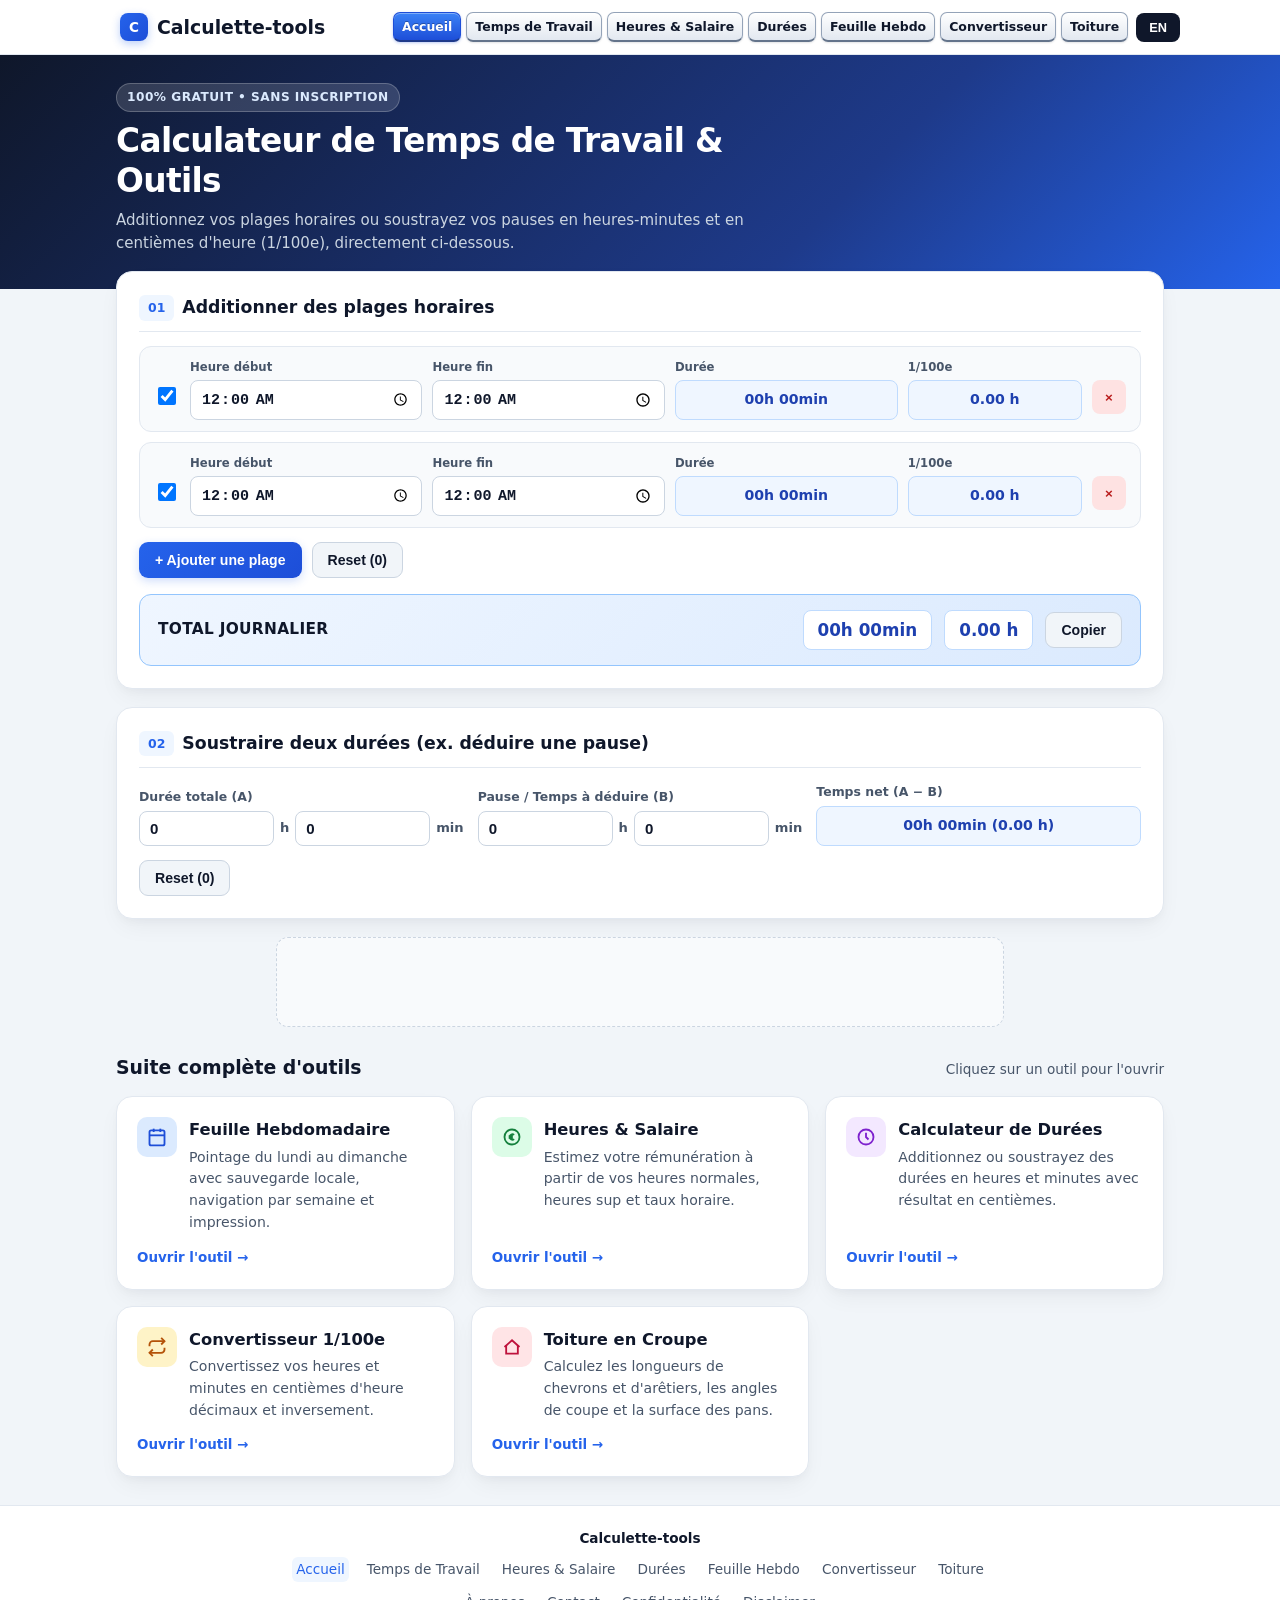
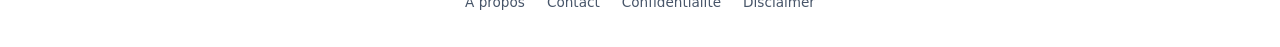
<file: index.html>
<!DOCTYPE html>
<html lang="fr">
<head>
<meta charset="UTF-8">
<meta name="viewport" content="width=device-width, initial-scale=1.0">
<title>Calculette-tools | Calculateur de Temps de Travail, Feuille Hebdo &amp; Charpente</title>
<meta name="description" content="Calculez votre temps de travail en heures-minutes et centièmes (1/100e), tenez votre feuille hebdomadaire et accédez à nos calculateurs gratuits.">
<link rel="canonical" href="https://calculette-tools.github.io/">
<script type="application/ld+json">
{
  "@context": "https://schema.org",
  "@type": "WebApplication",
  "name": "Calculette-tools",
  "url": "https://calculette-tools.github.io/",
  "applicationCategory": "UtilityApplication",
  "operatingSystem": "Any",
  "inLanguage": ["fr", "en"],
  "offers": {
    "@type": "Offer",
    "price": "0",
    "priceCurrency": "EUR"
  }
}
</script>
  <style>
  :root {
    --bg: #f1f5f9;
    --surface: #ffffff;
    --ink: #0f172a;
    --muted: #475569;
    --border: #e2e8f0;
    --primary: #2563eb;
    --primary-dark: #1e40af;
    --primary-hover: #1d4ed8;
    --soft: #eff6ff;
    --warn-bg: #fffbeb;
    --warn-border: #fde68a;
    --warn-ink: #92400e;
    --radius: 16px;
    --shadow: 0 10px 25px -5px rgba(15, 23, 42, 0.06), 0 4px 10px -2px rgba(15, 23, 42, 0.03);
  }
  *, *::before, *::after { box-sizing: border-box; }
  html, body {
    margin: 0;
    padding: 0;
    width: 100%;
    max-width: 100%;
    overflow-x: hidden;
    font-family: system-ui, -apple-system, "Segoe UI", Roboto, sans-serif;
    background: var(--bg);
    color: var(--ink);
    line-height: 1.55;
  }
  .container {
    width: 100%;
    max-width: 1080px;
    margin: 0 auto;
    padding: 0 16px;
  }

  /* Header */
  .site-header {
    width: 100%;
    background: rgba(255, 255, 255, 0.96);
    backdrop-filter: blur(8px);
    border-bottom: 1px solid var(--border);
    position: sticky;
    top: 0;
    z-index: 20;
  }
  .nav-bar {
    display: flex;
    align-items: center;
    justify-content: space-between;
    flex-wrap: wrap;
    gap: 10px;
    padding: 12px 0;
  }
  .brand {
    font-weight: 800;
    font-size: 1.18rem;
    color: var(--ink);
    text-decoration: none;
    display: inline-flex;
    align-items: center;
    gap: 9px;
    margin-left: 20px;
    flex-shrink: 0;
  }
  .brand-badge {
    width: 28px;
    height: 28px;
    border-radius: 8px;
    background: linear-gradient(135deg, #2563eb, #1d4ed8);
    color: #fff;
    display: inline-flex;
    align-items: center;
    justify-content: center;
    font-size: 0.85rem;
    font-weight: 900;
    box-shadow: 0 3px 8px rgba(37, 99, 235, 0.3);
  }
  .nav-right {
    display: flex;
    align-items: center;
    flex-wrap: wrap;
    gap: 8px;
    min-width: 0;
    max-width: 100%;
  }
  .site-header .nav-menu {
    display: flex;
    flex-wrap: wrap;
    gap: 5px;
    min-width: 0;
  }
  .site-header .nav-menu a {
    display: inline-flex;
    align-items: center;
    justify-content: center;
    color: #0f172a;
    background: linear-gradient(180deg, #ffffff 0%, #e2e8f0 100%);
    border: 1px solid #94a3b8;
    border-bottom: 2px solid #64748b;
    text-decoration: none;
    font-size: 0.78rem;
    font-weight: 700;
    padding: 4px 8px;
    border-radius: 7px;
    white-space: nowrap;
    box-shadow: inset 0 1px 0 #ffffff, 0 1px 2px rgba(15, 23, 42, 0.12);
    transition: transform 0.1s ease, box-shadow 0.12s ease, background 0.12s ease;
  }
  .site-header .nav-menu a:hover {
    color: #1d4ed8;
    background: linear-gradient(180deg, #ffffff 0%, #dbeafe 100%);
    border-color: #3b82f6;
    border-bottom-color: #1d4ed8;
    transform: translateY(-1px);
  }
  .site-header .nav-menu a:active {
    transform: translateY(1px);
    box-shadow:
      inset 0 2px 4px rgba(15, 23, 42, 0.16),
      0 1px 1px rgba(255, 255, 255, 0.7);
  }
  .site-header .nav-menu a.active {
    color: #ffffff;
    background: linear-gradient(180deg, #3b82f6 0%, #1d4ed8 100%);
    border-color: #1d4ed8;
    border-bottom-color: #1e3a8a;
    text-shadow: 0 -1px 0 rgba(15, 23, 42, 0.35);
    box-shadow: inset 0 1px 0 rgba(255, 255, 255, 0.35), 0 1px 3px rgba(29, 78, 216, 0.3);
  }
  .site-header .nav-menu a:focus-visible {
    outline: 2px solid #2563eb;
    outline-offset: 2px;
  }
  .lang-btn {
    background: var(--ink);
    color: #fff;
    border: none;
    padding: 7px 13px;
    border-radius: 8px;
    font-weight: 700;
    font-size: 0.8rem;
    cursor: pointer;
    flex-shrink: 0;
    transition: background 0.15s ease;
  }
  .lang-btn:hover { background: var(--primary); }
  @media (max-width: 600px) {
    .site-header .nav-menu a {
      font-size: 0.76rem;
      padding: 4px 7px;
    }
  }

  /* Hero Banner */
  .hero-banner {
    background: linear-gradient(135deg, #0f172a 0%, #1e3a8a 65%, #2563eb 100%);
    color: #fff;
    padding: 28px 0 34px;
    margin-bottom: -18px;
  }
  .hero-inner {
    display: flex;
    flex-wrap: wrap;
    align-items: center;
    justify-content: space-between;
    gap: 16px;
  }
  .hero-text { max-width: 680px; }
  .hero-pill {
    display: inline-block;
    background: rgba(255, 255, 255, 0.14);
    border: 1px solid rgba(255, 255, 255, 0.22);
    color: #dbeafe;
    font-size: 0.76rem;
    font-weight: 700;
    letter-spacing: 0.04em;
    text-transform: uppercase;
    padding: 4px 10px;
    border-radius: 999px;
    margin-bottom: 10px;
  }
  .hero-banner h1 {
    margin: 0 0 8px;
    font-size: clamp(1.45rem, 3.2vw, 2.05rem);
    letter-spacing: -0.02em;
    line-height: 1.2;
  }
  .hero-banner p {
    margin: 0;
    color: #cbd5e1;
    font-size: 0.94rem;
  }

  /* Cards */
  .card {
    background: var(--surface);
    border: 1px solid var(--border);
    border-radius: var(--radius);
    padding: 22px;
    box-shadow: var(--shadow);
    margin-bottom: 18px;
    width: 100%;
    min-width: 0;
  }
  .card-head {
    display: flex;
    flex-wrap: wrap;
    align-items: center;
    justify-content: space-between;
    gap: 10px;
    margin-bottom: 14px;
    padding-bottom: 10px;
    border-bottom: 1px solid var(--border);
  }
  .card-head h2 {
    margin: 0;
    font-size: 1.08rem;
    display: flex;
    align-items: center;
    gap: 8px;
  }
  .step-tag {
    background: var(--soft);
    color: var(--primary);
    font-size: 0.78rem;
    font-weight: 800;
    padding: 3px 9px;
    border-radius: 6px;
  }

  /* Time Slot Row (Cells) */
  .slot-row {
    display: grid;
    grid-template-columns: 28px minmax(0, 1.2fr) minmax(0, 1.2fr) minmax(0, 1.15fr) minmax(0, 0.9fr) 36px;
    gap: 10px;
    align-items: center;
    padding: 11px 12px;
    border: 1px solid var(--border);
    border-radius: 12px;
    margin-bottom: 10px;
    background: #f8fafc;
    transition: border-color 0.15s ease, background 0.15s ease;
  }
  .slot-row:hover {
    border-color: #cbd5e1;
    background: #ffffff;
  }
  .slot-row.disabled { opacity: 0.5; }
  .slot-check {
    width: 18px;
    height: 18px;
    cursor: pointer;
    justify-self: center;
    margin-top: 16px;
  }
  @media (max-width: 760px) {
    .slot-row {
      grid-template-columns: 32px repeat(2, minmax(0, 1fr)) 36px;
      gap: 8px;
    }
    .slot-check { margin-top: 0; }
    .del-btn { margin-top: 0; }
  }
  .slot-field label {
    display: block;
    font-size: 0.73rem;
    font-weight: 700;
    color: var(--muted);
    margin-bottom: 4px;
  }
  input[type="time"], input[type="number"] {
    width: 100%;
    min-width: 0;
    padding: 8px 10px;
    border: 1px solid #cbd5e1;
    border-radius: 8px;
    font-size: 0.94rem;
    font-weight: 600;
    background: #fff;
    color: var(--ink);
  }
  input:focus {
    outline: none;
    border-color: var(--primary);
    box-shadow: 0 0 0 3px rgba(37, 99, 235, 0.14);
  }
  .out-pill {
    padding: 8px 10px;
    background: var(--soft);
    border: 1px solid #bfdbfe;
    border-radius: 8px;
    font-weight: 800;
    font-size: 0.88rem;
    color: var(--primary-dark);
    text-align: center;
    white-space: nowrap;
  }
  .overnight-tag {
    display: inline-block;
    margin-left: 5px;
    padding: 1px 6px;
    border-radius: 999px;
    background: #dbeafe;
    color: #1e40af;
    font-size: 0.7rem;
    font-weight: 800;
    vertical-align: middle;
  }
  .del-btn {
    background: #fee2e2;
    color: #b91c1c;
    border: none;
    width: 34px;
    height: 34px;
    border-radius: 8px;
    font-weight: 700;
    cursor: pointer;
    margin-top: 16px;
    transition: background 0.15s ease;
  }
  .del-btn:hover:not(:disabled) { background: #fecaca; }
  .del-btn:disabled {
    opacity: 0.35;
    cursor: not-allowed;
  }

  /* Buttons & Total Bar */
  .toolbar {
    display: flex;
    flex-wrap: wrap;
    gap: 10px;
    margin: 14px 0 16px;
  }
  .btn {
    background: linear-gradient(135deg, #2563eb, #1d4ed8);
    color: #fff;
    border: none;
    padding: 9px 16px;
    border-radius: 9px;
    font-weight: 700;
    font-size: 0.88rem;
    cursor: pointer;
    box-shadow: 0 3px 10px rgba(37, 99, 235, 0.22);
    transition: transform 0.12s ease, box-shadow 0.12s ease;
  }
  .btn:hover {
    transform: translateY(-1px);
    box-shadow: 0 5px 14px rgba(37, 99, 235, 0.3);
  }
  .btn-sec {
    background: #f1f5f9;
    color: var(--ink);
    border: 1px solid #cbd5e1;
    padding: 9px 15px;
    border-radius: 9px;
    font-weight: 600;
    font-size: 0.88rem;
    cursor: pointer;
  }
  .btn-sec:hover { background: #e2e8f0; }

  .total-bar {
    display: flex;
    flex-wrap: wrap;
    align-items: center;
    justify-content: space-between;
    gap: 12px;
    padding: 15px 18px;
    background: linear-gradient(135deg, #eff6ff 0%, #dbeafe 100%);
    border: 1px solid #93c5fd;
    border-radius: 12px;
  }
  .total-label {
    font-size: 0.96rem;
    font-weight: 800;
    letter-spacing: 0.02em;
    color: var(--ink);
  }
  .total-vals {
    display: flex;
    flex-wrap: wrap;
    gap: 12px;
    align-items: center;
  }
  .total-badge {
    background: #fff;
    border: 1px solid #bfdbfe;
    padding: 6px 14px;
    border-radius: 8px;
    font-weight: 800;
    font-size: 1.05rem;
    color: var(--primary-dark);
  }
  .notice-box {
    margin-top: 10px;
    padding: 9px 12px;
    border-radius: 9px;
    background: var(--warn-bg);
    border: 1px solid var(--warn-border);
    color: var(--warn-ink);
    font-size: 0.85rem;
    font-weight: 600;
    display: none;
  }

  /* Subtract Grid */
  .sub-grid {
    display: grid;
    grid-template-columns: repeat(auto-fit, minmax(min(100%, 220px), 1fr));
    gap: 14px;
    align-items: end;
  }
  .hm-pair {
    display: flex;
    align-items: center;
    gap: 6px;
  }
  .hm-pair span {
    font-size: 0.82rem;
    font-weight: 700;
    color: var(--muted);
  }

  /* Dedicated Ad Space */
  .ad-slot {
    width: 100%;
    max-width: 728px;
    min-height: 90px;
    margin: 18px auto;
    padding: 10px;
    background: #f8fafc;
    border: 1px dashed #cbd5e1;
    border-radius: 12px;
    display: flex;
    align-items: center;
    justify-content: center;
    text-align: center;
  }

  /* Other Tools Grid */
  .sec-header {
    margin: 26px 0 14px;
    display: flex;
    align-items: baseline;
    justify-content: space-between;
    flex-wrap: wrap;
    gap: 8px;
  }
  .sec-header h2 {
    margin: 0;
    font-size: 1.18rem;
  }
  .sec-header span {
    font-size: 0.85rem;
    color: var(--muted);
  }
  .tools-grid {
    display: grid;
    grid-template-columns: repeat(auto-fit, minmax(min(100%, 295px), 1fr));
    gap: 16px;
    margin-bottom: 28px;
  }
  .tool-card {
    background: var(--surface);
    border: 1px solid var(--border);
    border-radius: var(--radius);
    padding: 20px;
    box-shadow: var(--shadow);
    display: flex;
    flex-direction: column;
    justify-content: space-between;
    gap: 14px;
    text-decoration: none;
    color: inherit;
    transition: transform 0.16s ease, border-color 0.16s ease, box-shadow 0.16s ease;
    min-width: 0;
  }
  .tool-card:hover {
    transform: translateY(-3px);
    border-color: #60a5fa;
    box-shadow: 0 14px 28px -8px rgba(37, 99, 235, 0.15);
  }
  .tool-top {
    display: flex;
    align-items: flex-start;
    gap: 12px;
  }
  .tool-ico {
    width: 40px;
    height: 40px;
    border-radius: 10px;
    display: inline-flex;
    align-items: center;
    justify-content: center;
    flex-shrink: 0;
    font-weight: 800;
  }
  .ico-blue { background: #dbeafe; color: #1d4ed8; }
  .ico-green { background: #dcfce7; color: #15803d; }
  .ico-amber { background: #fef3c7; color: #b45309; }
  .ico-purple { background: #f3e8ff; color: #7e22ce; }
  .ico-rose { background: #ffe4e6; color: #be123c; }

  .tool-card h3 {
    margin: 0 0 4px;
    font-size: 1.02rem;
    color: var(--ink);
  }
  .tool-card p {
    margin: 0;
    color: var(--muted);
    font-size: 0.88rem;
  }
  .tool-cta {
    font-size: 0.84rem;
    font-weight: 700;
    color: var(--primary);
    display: inline-flex;
    align-items: center;
    gap: 4px;
  }
  .tool-card:hover .tool-cta { text-decoration: underline; }

  /* Footer */
  .site-footer {
    width: 100%;
    border-top: 1px solid var(--border);
    background: var(--surface);
    padding: 22px 0 32px;
    text-align: center;
    font-size: 0.85rem;
    color: var(--muted);
    margin-top: 24px;
  }
  .footer-brand {
    font-weight: 800;
    color: var(--ink);
    margin-bottom: 6px;
  }
  .footer-links {
    margin-top: 8px;
    display: flex;
    flex-wrap: wrap;
    justify-content: center;
    align-items: center;
    gap: 10px 14px;
  }
  .footer-links a {
    color: var(--muted);
    text-decoration: none;
    font-weight: 500;
    padding: 2px 4px;
    border-radius: 6px;
    transition: color 0.15s ease, background 0.15s ease;
  }
  .footer-links a:hover,
  .footer-links a.active {
    color: var(--primary);
    background: var(--soft);
  }
</style>
</head>
<body>

<header class="site-header">
  <div class="container nav-bar">
    <a href="index.html" class="brand"><span class="brand-badge">C</span>Calculette-tools</a>
    <div class="nav-right">
      <nav class="nav-menu">
        <a href="index.html" class="active" data-t="navHome">Accueil</a>
        <a href="working-time-calculator.html" data-t="navWt">Temps de Travail</a>
        <a href="working-hour-calculator.html" data-t="navWh">Heures &amp; Salaire</a>
        <a href="time-calculator.html" data-t="navTc">Durées</a>
        <a href="feuille-hebdo.html" data-t="navFh">Feuille Hebdo</a>
        <a href="convertisseur.html" data-t="navCv">Convertisseur</a>
        <a href="toiture-croupe.html" data-t="navTo">Toiture</a>
      </nav>
      <button type="button" id="langBtn" class="lang-btn">EN</button>
    </div>
  </div>
</header>

<!-- Attractive Hero Banner -->
<section class="hero-banner">
  <div class="container hero-inner">
    <div class="hero-text">
      <span class="hero-pill" data-t="heroPill">100% Gratuit • Sans Inscription</span>
      <h1 data-t="pageTitle">Calculateur de Temps de Travail &amp; Outils</h1>
      <p data-t="pageSub">Additionnez vos plages horaires ou soustrayez vos pauses en heures-minutes et en centièmes d'heure (1/100e), directement ci-dessous.</p>
    </div>
  </div>
</section>

<main class="container">
  <!-- Main Cells: Time Slots (Initialised at 0) -->
  <div class="card">
    <div class="card-head">
      <h2><span class="step-tag">01</span> <span data-t="secAddTitle">Additionner des plages horaires</span></h2>
    </div>

    <div id="slotsContainer"></div>

    <div class="toolbar">
      <button type="button" class="btn" id="addSlotBtn" data-t="btnAddSlot">+ Ajouter une plage</button>
      <button type="button" class="btn-sec" id="resetSlotsBtn" data-t="btnReset">Reset (0)</button>
    </div>

    <div class="total-bar">
      <span class="total-label" data-t="lblTotal">TOTAL JOURNALIER</span>
      <div class="total-vals">
        <span class="total-badge" id="totalHM">00h 00min</span>
        <span class="total-badge" id="totalDec">0.00 h</span>
        <button type="button" class="btn-sec" id="copyTotalBtn" data-t="btnCopy">Copier</button>
      </div>
    </div>
  </div>

  <!-- Second Cells: Subtract Durations (Initialised at 0) -->
  <div class="card">
    <div class="card-head">
      <h2><span class="step-tag">02</span> <span data-t="secSubTitle">Soustraire deux durées (ex. déduire une pause)</span></h2>
    </div>

    <div class="sub-grid">
      <div>
        <label for="subAh" data-t="lblDurA" style="display:block;font-size:0.78rem;font-weight:700;color:var(--muted);margin-bottom:5px;">Durée totale (A)</label>
        <div class="hm-pair">
          <input type="number" id="subAh" min="0" value="0">
          <span>h</span>
          <input type="number" id="subAm" min="0" max="59" value="0">
          <span>min</span>
        </div>
      </div>

      <div>
        <label for="subBh" data-t="lblDurB" style="display:block;font-size:0.78rem;font-weight:700;color:var(--muted);margin-bottom:5px;">Pause / Temps à déduire (B)</label>
        <div class="hm-pair">
          <input type="number" id="subBh" min="0" value="0">
          <span>h</span>
          <input type="number" id="subBm" min="0" max="59" value="0">
          <span>min</span>
        </div>
      </div>

      <div>
        <label data-t="lblNetResult" style="display:block;font-size:0.78rem;font-weight:700;color:var(--muted);margin-bottom:5px;">Temps net (A − B)</label>
        <div class="out-pill" id="subOut">00h 00min (0.00 h)</div>
      </div>
    </div>

    <div id="subNotice" class="notice-box" role="status"></div>

    <div class="toolbar" style="margin-bottom:0;">
      <button type="button" class="btn-sec" id="resetSubBtn" data-t="btnReset">Reset (0)</button>
    </div>
  </div>

  <!-- Ad Space -->
  <div class="ad-slot" id="adSlotMid" aria-label="Advertisement space"></div>

  <!-- Other Tools Cards -->
  <div class="sec-header">
    <h2 data-t="otherToolsTitle">Suite complète d'outils</h2>
    <span data-t="otherToolsSub">Cliquez sur un outil pour l'ouvrir</span>
  </div>

  <section class="tools-grid">
    <a href="feuille-hebdo.html" class="tool-card">
      <div class="tool-top">
        <div class="tool-ico ico-blue">
          <svg width="20" height="20" viewBox="0 0 24 24" fill="none" stroke="currentColor" stroke-width="2.2"><rect x="3" y="4" width="18" height="18" rx="2"/><line x1="16" y1="2" x2="16" y2="6"/><line x1="8" y1="2" x2="8" y2="6"/><line x1="3" y1="10" x2="21" y2="10"/></svg>
        </div>
        <div>
          <h3 data-t="t2Title">Feuille Hebdomadaire</h3>
          <p data-t="t2Desc">Pointage du lundi au dimanche avec sauvegarde locale, navigation par semaine et impression.</p>
        </div>
      </div>
      <span class="tool-cta" data-t="openTool">Ouvrir l'outil →</span>
    </a>

    <a href="working-hour-calculator.html" class="tool-card">
      <div class="tool-top">
        <div class="tool-ico ico-green">
          <svg width="20" height="20" viewBox="0 0 24 24" fill="none" stroke="currentColor" stroke-width="2.2"><circle cx="12" cy="12" r="9"/><path d="M14.5 9.5a3 3 0 0 0-5 2.5 3 3 0 0 0 5 2.5M8 11h5M8 13h5"/></svg>
        </div>
        <div>
          <h3 data-t="t3Title">Heures &amp; Salaire</h3>
          <p data-t="t3Desc">Estimez votre rémunération à partir de vos heures normales, heures sup et taux horaire.</p>
        </div>
      </div>
      <span class="tool-cta" data-t="openTool">Ouvrir l'outil →</span>
    </a>

    <a href="time-calculator.html" class="tool-card">
      <div class="tool-top">
        <div class="tool-ico ico-purple">
          <svg width="20" height="20" viewBox="0 0 24 24" fill="none" stroke="currentColor" stroke-width="2.2"><circle cx="12" cy="12" r="9"/><polyline points="12 7 12 12 15 15"/></svg>
        </div>
        <div>
          <h3 data-t="t4Title">Calculateur de Durées</h3>
          <p data-t="t4Desc">Additionnez ou soustrayez des durées en heures et minutes avec résultat en centièmes.</p>
        </div>
      </div>
      <span class="tool-cta" data-t="openTool">Ouvrir l'outil →</span>
    </a>

    <a href="convertisseur.html" class="tool-card">
      <div class="tool-top">
        <div class="tool-ico ico-amber">
          <svg width="20" height="20" viewBox="0 0 24 24" fill="none" stroke="currentColor" stroke-width="2.2"><polyline points="17 1 21 5 17 9"/><path d="M3 11V9a4 4 0 0 1 4-4h14"/><polyline points="7 23 3 19 7 15"/><path d="M21 13v2a4 4 0 0 1-4 4H3"/></svg>
        </div>
        <div>
          <h3 data-t="t5Title">Convertisseur 1/100e</h3>
          <p data-t="t5Desc">Convertissez vos heures et minutes en centièmes d'heure décimaux et inversement.</p>
        </div>
      </div>
      <span class="tool-cta" data-t="openTool">Ouvrir l'outil →</span>
    </a>

    <a href="toiture-croupe.html" class="tool-card">
      <div class="tool-top">
        <div class="tool-ico ico-rose">
          <svg width="20" height="20" viewBox="0 0 24 24" fill="none" stroke="currentColor" stroke-width="2.2"><path d="M3 12l9-8 9 8"/><path d="M5 10v10h14V10"/></svg>
        </div>
        <div>
          <h3 data-t="t6Title">Toiture en Croupe</h3>
          <p data-t="t6Desc">Calculez les longueurs de chevrons et d'arêtiers, les angles de coupe et la surface des pans.</p>
        </div>
      </div>
      <span class="tool-cta" data-t="openTool">Ouvrir l'outil →</span>
    </a>
  </section>
</main>

<footer class="site-footer">
  <div class="container">
    <div class="footer-brand">Calculette-tools</div>
    <nav class="footer-links" aria-label="Navigation pied de page">
      <a href="index.html" class="active" data-t="navHome">Accueil</a>
      <a href="working-time-calculator.html" data-t="navWt">Temps de Travail</a>
      <a href="working-hour-calculator.html" data-t="navWh">Heures &amp; Salaire</a>
      <a href="time-calculator.html" data-t="navTc">Durées</a>
      <a href="feuille-hebdo.html" data-t="navFh">Feuille Hebdo</a>
      <a href="convertisseur.html" data-t="navCv">Convertisseur</a>
      <a href="toiture-croupe.html" data-t="navTo">Toiture</a>
    </nav>
    <div class="footer-links">
      <a href="about.html" data-t="navAbout">À propos</a>
      <a href="contact.html" data-t="navContact">Contact</a>
      <a href="privacy.html" data-t="navPrivacy">Confidentialité</a>
      <a href="terms.html" data-t="navDisclaimer">Disclaimer</a>
    </div>
  </div>
</footer>

<script>
(function () {
  const LANG_KEY = "calculette_lang_v1";
  let lang = "fr";

  let slots = [
    { start: "00:00", end: "00:00", active: true },
    { start: "00:00", end: "00:00", active: true }
  ];

  const dict = {
    fr: {
      btn: "EN",
      navHome: "Accueil", navWt: "Temps de Travail", navWh: "Heures & Salaire",
      navTc: "Durées", navFh: "Feuille Hebdo", navCv: "Convertisseur", navTo: "Toiture",
      navAbout: "À propos", navContact: "Contact", navPrivacy: "Confidentialité", navDisclaimer: "Disclaimer",
      heroPill: "100% Gratuit • Sans Inscription",
      pageTitle: "Calculateur de Temps de Travail & Outils",
      pageSub: "Additionnez vos plages horaires ou soustrayez vos pauses en heures-minutes et en centièmes d'heure (1/100e), directement ci-dessous.",
      secAddTitle: "Additionner des plages horaires",
      lblStart: "Heure début", lblEnd: "Heure fin", lblDur: "Durée", lblDec: "1/100e",
      overnightBadge: "+1j",
      btnAddSlot: "+ Ajouter une plage", btnReset: "Reset (0)", lblTotal: "TOTAL JOURNALIER",
      btnCopy: "Copier", btnCopied: "Copié !",
      subExceedMsg: "La pause (B) dépasse la durée totale (A) : le temps net est ramené à 00h 00min.",
      secSubTitle: "Soustraire deux durées (ex. déduire une pause)",
      lblDurA: "Durée totale (A)", lblDurB: "Pause / Temps à déduire (B)", lblNetResult: "Temps net (A − B)",
      otherToolsTitle: "Suite complète d'outils",
      otherToolsSub: "Cliquez sur un outil pour l'ouvrir",
      t2Title: "Feuille Hebdomadaire",
      t2Desc: "Pointage du lundi au dimanche avec sauvegarde locale, navigation par semaine et impression.",
      t3Title: "Heures & Salaire",
      t3Desc: "Estimez votre rémunération à partir de vos heures normales, heures sup et taux horaire.",
      t4Title: "Calculateur de Durées",
      t4Desc: "Additionnez ou soustrayez des durées en heures et minutes avec résultat en centièmes.",
      t5Title: "Convertisseur 1/100e",
      t5Desc: "Convertissez vos heures et minutes en centièmes d'heure décimaux et inversement.",
      t6Title: "Toiture en Croupe",
      t6Desc: "Calculez les longueurs de chevrons et d'arêtiers, les angles de coupe et la surface des pans.",
      openTool: "Ouvrir l'outil →"
    },
    en: {
      btn: "FR",
      navHome: "Home", navWt: "Working Time", navWh: "Working Hours",
      navTc: "Time Calculator", navFh: "Weekly Timesheet", navCv: "Decimal Converter", navTo: "Hip Roof",
      navAbout: "About", navContact: "Contact", navPrivacy: "Privacy Policy", navDisclaimer: "Disclaimer",
      heroPill: "100% Free • No Sign-Up",
      pageTitle: "Working Time Calculator & Tools",
      pageSub: "Add daily time slots or subtract breaks in hours-minutes and hundredths of an hour (1/100e) right below.",
      secAddTitle: "Add Time Slots",
      lblStart: "Start time", lblEnd: "End time", lblDur: "Duration", lblDec: "1/100e",
      overnightBadge: "+1d",
      btnAddSlot: "+ Add time slot", btnReset: "Reset (0)", lblTotal: "DAILY TOTAL",
      btnCopy: "Copy", btnCopied: "Copied!",
      subExceedMsg: "Break (B) exceeds total duration (A): net time is clamped to 00h 00min.",
      secSubTitle: "Subtract Two Durations (e.g. deduct a break)",
      lblDurA: "Total duration (A)", lblDurB: "Break / Time to deduct (B)", lblNetResult: "Net time (A − B)",
      otherToolsTitle: "Complete Tool Suite",
      otherToolsSub: "Select a tool to launch",
      t2Title: "Weekly Timesheet",
      t2Desc: "Monday-to-Sunday timesheet with local save, week switching, and printable view.",
      t3Title: "Working Hours & Pay",
      t3Desc: "Estimate earnings from regular hours, overtime bonus percentage, and hourly pay rate.",
      t4Title: "Time Duration Calculator",
      t4Desc: "Add or subtract hours and minutes with simultaneous decimal hundredths output.",
      t5Title: "1/100e Converter",
      t5Desc: "Convert hours and minutes into decimal hundredths of an hour and back.",
      t6Title: "Hip Roof Framing",
      t6Desc: "Calculate common and hip rafter lengths, cut angles, roof pitch, and slope surface area.",
      openTool: "Open tool →"
    }
  };

  function clampNonNeg(el) {
    const val = parseFloat(el.value);
    if (!Number.isNaN(val) && val < 0) el.value = "0";
  }

  function clampMins(el) {
    const val = parseFloat(el.value);
    if (Number.isNaN(val)) return;
    if (val < 0) el.value = "0";
    else if (val > 59) el.value = "59";
  }

  function calcSlotInfo(s) {
    if (!s.start || !s.end) return { mins: 0, overnight: false };
    const [sh, sm] = s.start.split(":").map(Number);
    const [eh, em] = s.end.split(":").map(Number);
    if ([sh, sm, eh, em].some(Number.isNaN)) return { mins: 0, overnight: false };
    const startM = sh * 60 + sm;
    let endM = eh * 60 + em;
    const overnight = endM < startM;
    if (overnight) endM += 1440;
    return { mins: Math.max(0, endM - startM), overnight };
  }

  function fmtHM(mins) {
    const sign = mins < 0 ? "-" : "";
    const abs = Math.abs(Math.round(mins));
    const h = String(Math.floor(abs / 60)).padStart(2, "0");
    const m = String(abs % 60).padStart(2, "0");
    return `${sign}${h}h ${m}min`;
  }

  function renderSlots() {
    const d = dict[lang];
    const container = document.getElementById("slotsContainer");
    if (!container) return;
    container.innerHTML = "";
    let totalMins = 0;

    slots.forEach((s, idx) => {
      const { mins, overnight } = calcSlotInfo(s);
      if (s.active) totalMins += mins;

      const badge = overnight ? `<span class="overnight-tag">${d.overnightBadge}</span>` : "";
      const row = document.createElement("div");
      row.className = "slot-row" + (s.active ? "" : " disabled");

      const chk = document.createElement("input");
      chk.type = "checkbox";
      chk.className = "slot-check";
      chk.checked = !!s.active;
      chk.setAttribute("aria-label", "Activer");
      chk.addEventListener("change", function () {
        slots[idx].active = this.checked;
        renderSlots();
      });

      const f1 = document.createElement("div");
      f1.className = "slot-field";
      f1.innerHTML = `<label>${d.lblStart}</label>`;
      const inpStart = document.createElement("input");
      inpStart.type = "time";
      inpStart.value = s.start;
      inpStart.addEventListener("input", function () {
        slots[idx].start = this.value;
        renderSlots();
      });
      f1.appendChild(inpStart);

      const f2 = document.createElement("div");
      f2.className = "slot-field";
      f2.innerHTML = `<label>${d.lblEnd}</label>`;
      const inpEnd = document.createElement("input");
      inpEnd.type = "time";
      inpEnd.value = s.end;
      inpEnd.addEventListener("input", function () {
        slots[idx].end = this.value;
        renderSlots();
      });
      f2.appendChild(inpEnd);

      const f3 = document.createElement("div");
      f3.className = "slot-field";
      f3.innerHTML = `<label>${d.lblDur}</label><div class="out-pill">${fmtHM(mins)}${badge}</div>`;

      const f4 = document.createElement("div");
      f4.className = "slot-field";
      f4.innerHTML = `<label>${d.lblDec}</label><div class="out-pill">${(mins / 60).toFixed(2)} h</div>`;

      const delBtn = document.createElement("button");
      delBtn.type = "button";
      delBtn.className = "del-btn";
      delBtn.textContent = "×";
      delBtn.title = "Supprimer";
      delBtn.disabled = slots.length <= 1;
      delBtn.addEventListener("click", function () {
        if (slots.length > 1) {
          slots.splice(idx, 1);
          renderSlots();
        }
      });

      row.appendChild(chk);
      row.appendChild(f1);
      row.appendChild(f2);
      row.appendChild(f3);
      row.appendChild(f4);
      row.appendChild(delBtn);
      container.appendChild(row);
    });

    const totalHM = document.getElementById("totalHM");
    const totalDec = document.getElementById("totalDec");
    if (totalHM) totalHM.textContent = fmtHM(totalMins);
    if (totalDec) totalDec.textContent = `${(totalMins / 60).toFixed(2)} h`;
  }

  function calcSub() {
    const d = dict[lang];
    const ahEl = document.getElementById("subAh");
    const amEl = document.getElementById("subAm");
    const bhEl = document.getElementById("subBh");
    const bmEl = document.getElementById("subBm");
    const subOut = document.getElementById("subOut");
    const notice = document.getElementById("subNotice");
    if (!ahEl || !amEl || !bhEl || !bmEl || !subOut || !notice) return;

    const ah = Math.max(0, Math.floor(parseFloat(ahEl.value) || 0));
    const am = Math.min(59, Math.max(0, Math.floor(parseFloat(amEl.value) || 0)));
    const bh = Math.max(0, Math.floor(parseFloat(bhEl.value) || 0));
    const bm = Math.min(59, Math.max(0, Math.floor(parseFloat(bmEl.value) || 0)));

    const rawDiff = (ah * 60 + am) - (bh * 60 + bm);

    if (rawDiff < 0) {
      notice.textContent = d.subExceedMsg;
      notice.style.display = "block";
      subOut.textContent = "00h 00min (0.00 h)";
      return;
    }

    notice.style.display = "none";
    subOut.textContent = `${fmtHM(rawDiff)} (${(rawDiff / 60).toFixed(2)} h)`;
  }

  function applyLang() {
    document.documentElement.lang = lang;
    const d = dict[lang];
    const langBtn = document.getElementById("langBtn");
    if (langBtn) langBtn.textContent = d.btn;

    document.querySelectorAll("[data-t]").forEach(function (el) {
      const k = el.getAttribute("data-t");
      if (k && Object.prototype.hasOwnProperty.call(d, k)) {
        el.textContent = d[k];
      }
    });

    renderSlots();
    calcSub();
  }

  function toggleLang() {
    lang = lang === "fr" ? "en" : "fr";
    try { localStorage.setItem(LANG_KEY, lang); } catch (e) {}
    applyLang();
  }

  document.addEventListener("DOMContentLoaded", function () {
    try {
      const saved = localStorage.getItem(LANG_KEY);
      if (saved === "en" || saved === "fr") lang = saved;
    } catch (e) {}

    const langBtn = document.getElementById("langBtn");
    if (langBtn) langBtn.addEventListener("click", toggleLang);

    const addSlotBtn = document.getElementById("addSlotBtn");
    if (addSlotBtn) {
      addSlotBtn.addEventListener("click", function () {
        slots.push({ start: "00:00", end: "00:00", active: true });
        renderSlots();
      });
    }

    const resetSlotsBtn = document.getElementById("resetSlotsBtn");
    if (resetSlotsBtn) {
      resetSlotsBtn.addEventListener("click", function () {
        slots = [
          { start: "00:00", end: "00:00", active: true },
          { start: "00:00", end: "00:00", active: true }
        ];
        renderSlots();
      });
    }

    const copyTotalBtn = document.getElementById("copyTotalBtn");
    if (copyTotalBtn) {
      copyTotalBtn.addEventListener("click", function () {
        const d = dict[lang];
        const hm = document.getElementById("totalHM").textContent;
        const dec = document.getElementById("totalDec").textContent;
        const text = `${hm} (${dec})`;
        const showCopied = function () {
          copyTotalBtn.textContent = d.btnCopied;
          setTimeout(function () { copyTotalBtn.textContent = d.btnCopy; }, 1600);
        };
        if (navigator.clipboard && navigator.clipboard.writeText) {
          navigator.clipboard.writeText(text).then(showCopied).catch(showCopied);
        } else {
          showCopied();
        }
      });
    }

    ["subAh", "subBh"].forEach(function (id) {
      const el = document.getElementById(id);
      if (el) el.addEventListener("input", function () { clampNonNeg(this); calcSub(); });
    });

    ["subAm", "subBm"].forEach(function (id) {
      const el = document.getElementById(id);
      if (el) el.addEventListener("input", function () { clampMins(this); calcSub(); });
    });

    const resetSubBtn = document.getElementById("resetSubBtn");
    if (resetSubBtn) {
      resetSubBtn.addEventListener("click", function () {
        ["subAh", "subAm", "subBh", "subBm"].forEach(function (id) {
          const el = document.getElementById(id);
          if (el) el.value = "0";
        });
        calcSub();
      });
    }

    applyLang();
  });
})();
</script>

</body>
</html>
</file>
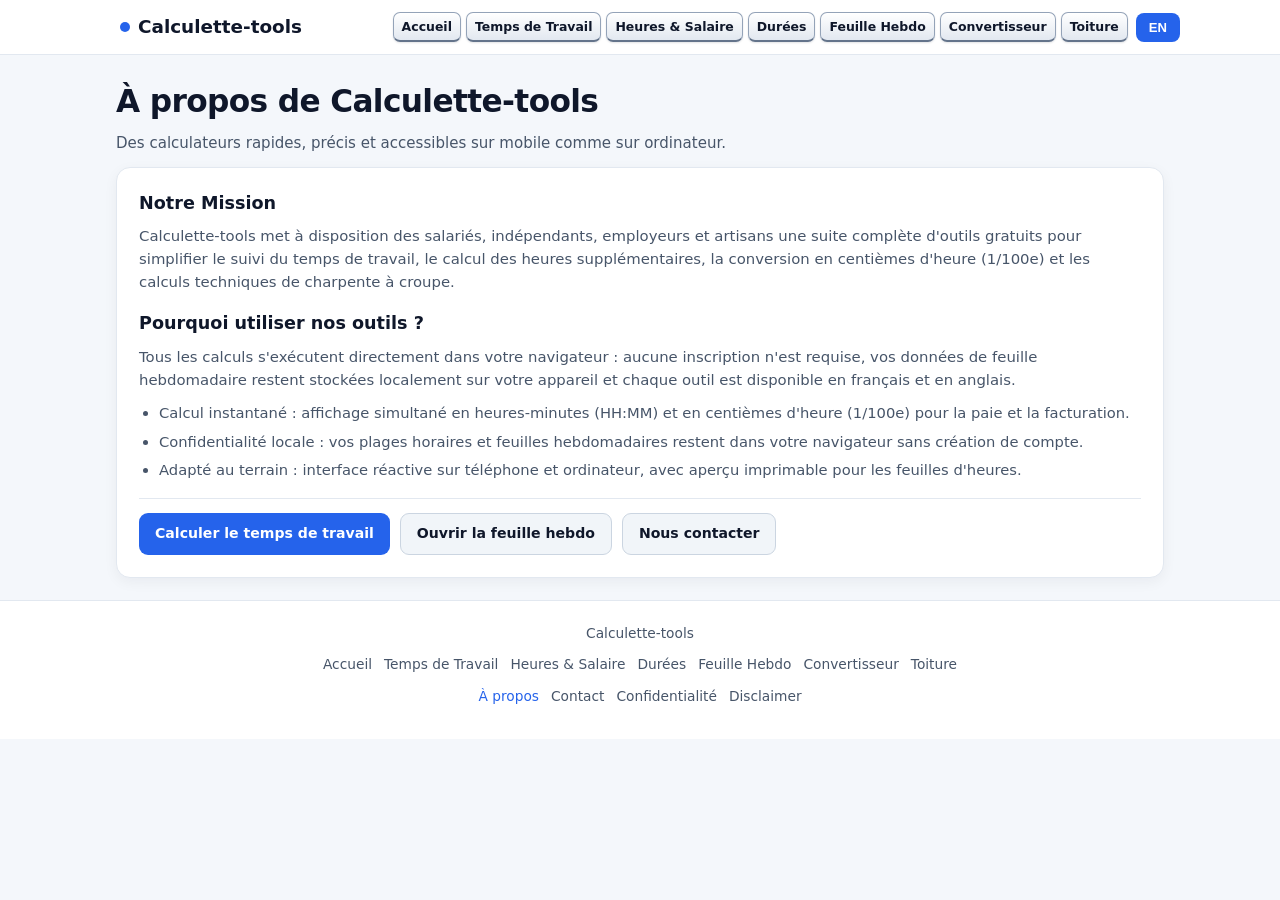
<file: about.html>
<!DOCTYPE html>
<html lang="fr">
<head>
<meta charset="UTF-8">
<meta name="viewport" content="width=device-width, initial-scale=1.0">
<title>À propos | Calculette-tools</title>
<meta name="description" content="Découvrez Calculette-tools : des outils gratuits en ligne pour le calcul d'heures de travail, feuilles hebdomadaires, conversion décimale et charpente.">
<link rel="canonical" href="https://calculette-tools.github.io/about.html">
<style>
  :root {
    --bg: #f4f7fb;
    --surface: #ffffff;
    --ink: #0f172a;
    --muted: #475569;
    --border: #e2e8f0;
    --primary: #2563eb;
    --primary-hover: #1d4ed8;
    --soft: #eff6ff;
    --radius: 14px;
    --shadow: 0 4px 14px rgba(15, 23, 42, 0.05);
  }
  *, *::before, *::after { box-sizing: border-box; }
  html, body {
    margin: 0;
    padding: 0;
    width: 100%;
    max-width: 100%;
    overflow-x: hidden;
    font-family: system-ui, -apple-system, "Segoe UI", Roboto, sans-serif;
    background: var(--bg);
    color: var(--ink);
    line-height: 1.55;
  }
  .container {
    width: 100%;
    max-width: 1080px;
    margin: 0 auto;
    padding: 0 16px;
  }

  /* Header */
  .site-header {
    width: 100%;
    background: var(--surface);
    border-bottom: 1px solid var(--border);
  }
  .nav-bar {
    display: flex;
    align-items: center;
    justify-content: space-between;
    flex-wrap: wrap;
    gap: 10px;
    padding: 12px 0;
  }
  .brand {
    font-weight: 800;
    font-size: 1.15rem;
    color: var(--ink);
    text-decoration: none;
    display: inline-flex;
    align-items: center;
    gap: 8px;
    margin-left: 20px;
    flex-shrink: 0;
  }
  .brand-dot {
    width: 10px;
    height: 10px;
    border-radius: 50%;
    background: var(--primary);
    display: inline-block;
  }
  .nav-right {
    display: flex;
    align-items: center;
    flex-wrap: wrap;
    gap: 8px;
    min-width: 0;
    max-width: 100%;
  }
  .site-header .nav-menu {
    display: flex;
    flex-wrap: wrap;
    gap: 5px;
    min-width: 0;
  }
  .site-header .nav-menu a {
    display: inline-flex;
    align-items: center;
    justify-content: center;
    color: #0f172a;
    background: linear-gradient(180deg, #ffffff 0%, #e2e8f0 100%);
    border: 1px solid #94a3b8;
    border-bottom: 2px solid #64748b;
    text-decoration: none;
    font-size: 0.78rem;
    font-weight: 700;
    padding: 4px 8px;
    border-radius: 7px;
    white-space: nowrap;
    box-shadow: inset 0 1px 0 #ffffff, 0 1px 2px rgba(15, 23, 42, 0.12);
    transition: transform 0.1s ease, box-shadow 0.12s ease, background 0.12s ease;
  }
  .site-header .nav-menu a:hover {
    color: var(--primary);
    background: linear-gradient(180deg, #ffffff 0%, #dbeafe 100%);
    border-color: #3b82f6;
    border-bottom-color: #1d4ed8;
    transform: translateY(-1px);
  }
  .site-header .nav-menu a.active {
    color: #ffffff;
    background: linear-gradient(180deg, #3b82f6 0%, #1d4ed8 100%);
    border-color: #1d4ed8;
    border-bottom-color: #1e3a8a;
    box-shadow: inset 0 1px 0 rgba(255, 255, 255, 0.35), 0 1px 3px rgba(29, 78, 216, 0.3);
  }
  .site-header .nav-menu a:focus-visible {
    outline: 2px solid #2563eb;
    outline-offset: 2px;
  }
  .lang-btn {
    background: var(--primary);
    color: #fff;
    border: none;
    padding: 7px 13px;
    border-radius: 8px;
    font-weight: 700;
    font-size: 0.82rem;
    cursor: pointer;
    flex-shrink: 0;
  }
  .lang-btn:hover { background: var(--primary-hover); }
  @media (max-width: 600px) {
    .site-header .nav-menu a {
      font-size: 0.76rem;
      padding: 4px 7px;
    }
  }

  /* Page Content */
  .page-head { padding: 22px 0 12px; }
  .page-head h1 {
    margin: 0 0 6px;
    font-size: clamp(1.4rem, 3vw, 1.95rem);
    letter-spacing: -0.02em;
  }
  .page-head p { margin: 0; color: var(--muted); font-size: 0.94rem; }

  .card {
    background: var(--surface);
    border: 1px solid var(--border);
    border-radius: var(--radius);
    padding: 22px;
    box-shadow: var(--shadow);
    margin-bottom: 18px;
    width: 100%;
    min-width: 0;
  }
  .card h2 {
    margin: 0 0 8px;
    font-size: 1.1rem;
  }
  .card h2:not(:first-child) {
    margin-top: 16px;
  }
  .card p {
    margin: 0 0 10px;
    color: var(--muted);
    font-size: 0.93rem;
  }
  .about-list {
    margin: 8px 0 16px;
    padding-left: 20px;
    color: var(--muted);
    font-size: 0.92rem;
  }
  .about-list li {
    margin-bottom: 6px;
  }
  .about-actions {
    display: flex;
    flex-wrap: wrap;
    gap: 10px;
    margin-top: 16px;
    padding-top: 14px;
    border-top: 1px solid var(--border);
  }
  .btn {
    background: var(--primary);
    color: #fff;
    border: none;
    padding: 9px 16px;
    border-radius: 9px;
    font-weight: 600;
    font-size: 0.88rem;
    text-decoration: none;
    display: inline-flex;
    align-items: center;
    cursor: pointer;
  }
  .btn:hover { background: var(--primary-hover); }
  .btn-sec {
    background: #f1f5f9;
    color: var(--ink);
    border: 1px solid #cbd5e1;
    padding: 9px 16px;
    border-radius: 9px;
    font-weight: 600;
    font-size: 0.88rem;
    text-decoration: none;
    display: inline-flex;
    align-items: center;
    cursor: pointer;
  }
  .btn-sec:hover { background: #e2e8f0; }

  /* Footer */
  .site-footer {
    width: 100%;
    border-top: 1px solid var(--border);
    background: var(--surface);
    padding: 22px 0 32px;
    text-align: center;
    font-size: 0.86rem;
    color: var(--muted);
    margin-top: 22px;
  }
  .footer-links {
    margin-top: 10px;
    display: flex;
    flex-wrap: wrap;
    justify-content: center;
    gap: 12px;
  }
  .footer-links a {
    color: var(--muted);
    text-decoration: none;
    font-weight: 500;
  }
  .footer-links a:hover,
  .footer-links a.active { color: var(--primary); }
</style>
</head>
<body>

<header class="site-header">
  <div class="container nav-bar">
    <a href="index.html" class="brand"><span class="brand-dot"></span>Calculette-tools</a>
    <div class="nav-right">
      <nav class="nav-menu">
        <a href="index.html" data-t="navHome">Accueil</a>
        <a href="working-time-calculator.html" data-t="navWt">Temps de Travail</a>
        <a href="working-hour-calculator.html" data-t="navWh">Heures &amp; Salaire</a>
        <a href="time-calculator.html" data-t="navTc">Durées</a>
        <a href="feuille-hebdo.html" data-t="navFh">Feuille Hebdo</a>
        <a href="convertisseur.html" data-t="navCv">Convertisseur</a>
        <a href="toiture-croupe.html" data-t="navTo">Toiture</a>
      </nav>
      <button type="button" id="langBtn" class="lang-btn">EN</button>
    </div>
  </div>
</header>

<main class="container">
  <div class="page-head">
    <h1 data-t="title">À propos de Calculette-tools</h1>
    <p data-t="sub">Des calculateurs rapides, précis et accessibles sur mobile comme sur ordinateur.</p>
  </div>

  <div class="card">
    <h2 data-t="h1">Notre Mission</h2>
    <p data-t="p1">Calculette-tools met à disposition des salariés, indépendants, employeurs et artisans une suite complète d'outils gratuits pour simplifier le suivi du temps de travail, le calcul des heures supplémentaires, la conversion en centièmes d'heure (1/100e) et les calculs techniques de charpente à croupe.</p>

    <h2 data-t="h2">Pourquoi utiliser nos outils ?</h2>
    <p data-t="p2">Tous les calculs s'exécutent directement dans votre navigateur : aucune inscription n'est requise, vos données de feuille hebdomadaire restent stockées localement sur votre appareil et chaque outil est disponible en français et en anglais.</p>

    <ul class="about-list">
      <li data-t="b1">Calcul instantané : affichage simultané en heures-minutes (HH:MM) et en centièmes d'heure (1/100e) pour la paie et la facturation.</li>
      <li data-t="b2">Confidentialité locale : vos plages horaires et feuilles hebdomadaires restent dans votre navigateur sans création de compte.</li>
      <li data-t="b3">Adapté au terrain : interface réactive sur téléphone et ordinateur, avec aperçu imprimable pour les feuilles d'heures.</li>
    </ul>

    <div class="about-actions">
      <a href="working-time-calculator.html" class="btn" data-t="ctaWt">Calculer le temps de travail</a>
      <a href="feuille-hebdo.html" class="btn-sec" data-t="ctaFh">Ouvrir la feuille hebdo</a>
      <a href="contact.html" class="btn-sec" data-t="ctaContact">Nous contacter</a>
    </div>
  </div>
</main>

<footer class="site-footer">
  <div class="container">
    <div>Calculette-tools</div>
    <div class="footer-links">
      <a href="index.html" data-t="navHome">Accueil</a>
      <a href="working-time-calculator.html" data-t="navWt">Temps de Travail</a>
      <a href="working-hour-calculator.html" data-t="navWh">Heures &amp; Salaire</a>
      <a href="time-calculator.html" data-t="navTc">Durées</a>
      <a href="feuille-hebdo.html" data-t="navFh">Feuille Hebdo</a>
      <a href="convertisseur.html" data-t="navCv">Convertisseur</a>
      <a href="toiture-croupe.html" data-t="navTo">Toiture</a>
    </div>
    <div class="footer-links">
      <a href="about.html" class="active" data-t="navAbout">À propos</a>
      <a href="contact.html" data-t="navContact">Contact</a>
      <a href="privacy.html" data-t="navPrivacy">Confidentialité</a>
      <a href="terms.html" data-t="navDisclaimer">Disclaimer</a>
    </div>
  </div>
</footer>

<script>
(function () {
  const LANG_KEY = "calculette_lang_v1";
  let lang = "fr";

  const dict = {
    fr: {
      btn: "EN",
      docTitle: "À propos | Calculette-tools",
      docDesc: "Découvrez Calculette-tools : des outils gratuits en ligne pour le calcul d'heures de travail, feuilles hebdomadaires, conversion décimale et charpente.",
      navHome: "Accueil", navWt: "Temps de Travail", navWh: "Heures & Salaire",
      navTc: "Durées", navFh: "Feuille Hebdo", navCv: "Convertisseur", navTo: "Toiture",
      navAbout: "À propos", navContact: "Contact", navPrivacy: "Confidentialité", navDisclaimer: "Disclaimer",
      title: "À propos de Calculette-tools",
      sub: "Des calculateurs rapides, précis et accessibles sur mobile comme sur ordinateur.",
      h1: "Notre Mission",
      p1: "Calculette-tools met à disposition des salariés, indépendants, employeurs et artisans une suite complète d'outils gratuits pour simplifier le suivi du temps de travail, le calcul des heures supplémentaires, la conversion en centièmes d'heure (1/100e) et les calculs techniques de charpente à croupe.",
      h2: "Pourquoi utiliser nos outils ?",
      p2: "Tous les calculs s'exécutent directement dans votre navigateur : aucune inscription n'est requise, vos données de feuille hebdomadaire restent stockées localement sur votre appareil et chaque outil est disponible en français et en anglais.",
      b1: "Calcul instantané : affichage simultané en heures-minutes (HH:MM) et en centièmes d'heure (1/100e) pour la paie et la facturation.",
      b2: "Confidentialité locale : vos plages horaires et feuilles hebdomadaires restent dans votre navigateur sans création de compte.",
      b3: "Adapté au terrain : interface réactive sur téléphone et ordinateur, avec aperçu imprimable pour les feuilles d'heures.",
      ctaWt: "Calculer le temps de travail",
      ctaFh: "Ouvrir la feuille hebdo",
      ctaContact: "Nous contacter"
    },
    en: {
      btn: "FR",
      docTitle: "About | Calculette-tools",
      docDesc: "Learn about Calculette-tools: free online calculators for working hours, weekly timesheets, decimal hour conversion, and hip roof framing.",
      navHome: "Home", navWt: "Working Time", navWh: "Working Hours",
      navTc: "Time Calculator", navFh: "Weekly Timesheet", navCv: "Decimal Converter", navTo: "Hip Roof",
      navAbout: "About", navContact: "Contact", navPrivacy: "Privacy Policy", navDisclaimer: "Disclaimer",
      title: "About Calculette-tools",
      sub: "Fast, accurate, and mobile-friendly online calculators for everyday work and framing.",
      h1: "Our Mission",
      p1: "Calculette-tools provides employees, freelancers, employers, and builders with a clean suite of free online tools to simplify work-hour tracking, overtime calculation, decimal hour conversion (1/100e), and hip roof framing geometry.",
      h2: "Why Use Our Tools?",
      p2: "Every calculation runs directly inside your browser: no registration is required, your weekly timesheet stays saved locally on your device, and every tool supports seamless French and English switching.",
      b1: "Instant dual output: view results in both hours-minutes (HH:MM) and decimal hundredths (1/100e) for payroll and invoicing.",
      b2: "Local privacy: your time slots and weekly sheets stay in your browser with no account required.",
      b3: "Built for real workflows: responsive layout on phone and desktop, plus print-ready weekly sheets.",
      ctaWt: "Calculate working time",
      ctaFh: "Open weekly timesheet",
      ctaContact: "Contact us"
    }
  };

  function applyLang() {
    document.documentElement.lang = lang;
    const d = dict[lang];
    document.title = d.docTitle;
    const metaDesc = document.querySelector('meta[name="description"]');
    if (metaDesc) metaDesc.setAttribute("content", d.docDesc);

    const langBtn = document.getElementById("langBtn");
    if (langBtn) langBtn.textContent = d.btn;

    document.querySelectorAll("[data-t]").forEach(function (el) {
      const k = el.getAttribute("data-t");
      if (k && Object.prototype.hasOwnProperty.call(d, k)) {
        el.textContent = d[k];
      }
    });
  }

  function toggleLang() {
    lang = lang === "fr" ? "en" : "fr";
    try { localStorage.setItem(LANG_KEY, lang); } catch (e) {}
    applyLang();
  }

  document.addEventListener("DOMContentLoaded", function () {
    try {
      const saved = localStorage.getItem(LANG_KEY);
      if (saved === "en" || saved === "fr") lang = saved;
    } catch (e) {}

    const langBtn = document.getElementById("langBtn");
    if (langBtn) langBtn.addEventListener("click", toggleLang);

    applyLang();
  });
})();
</script>

</body>
</html>
</file>
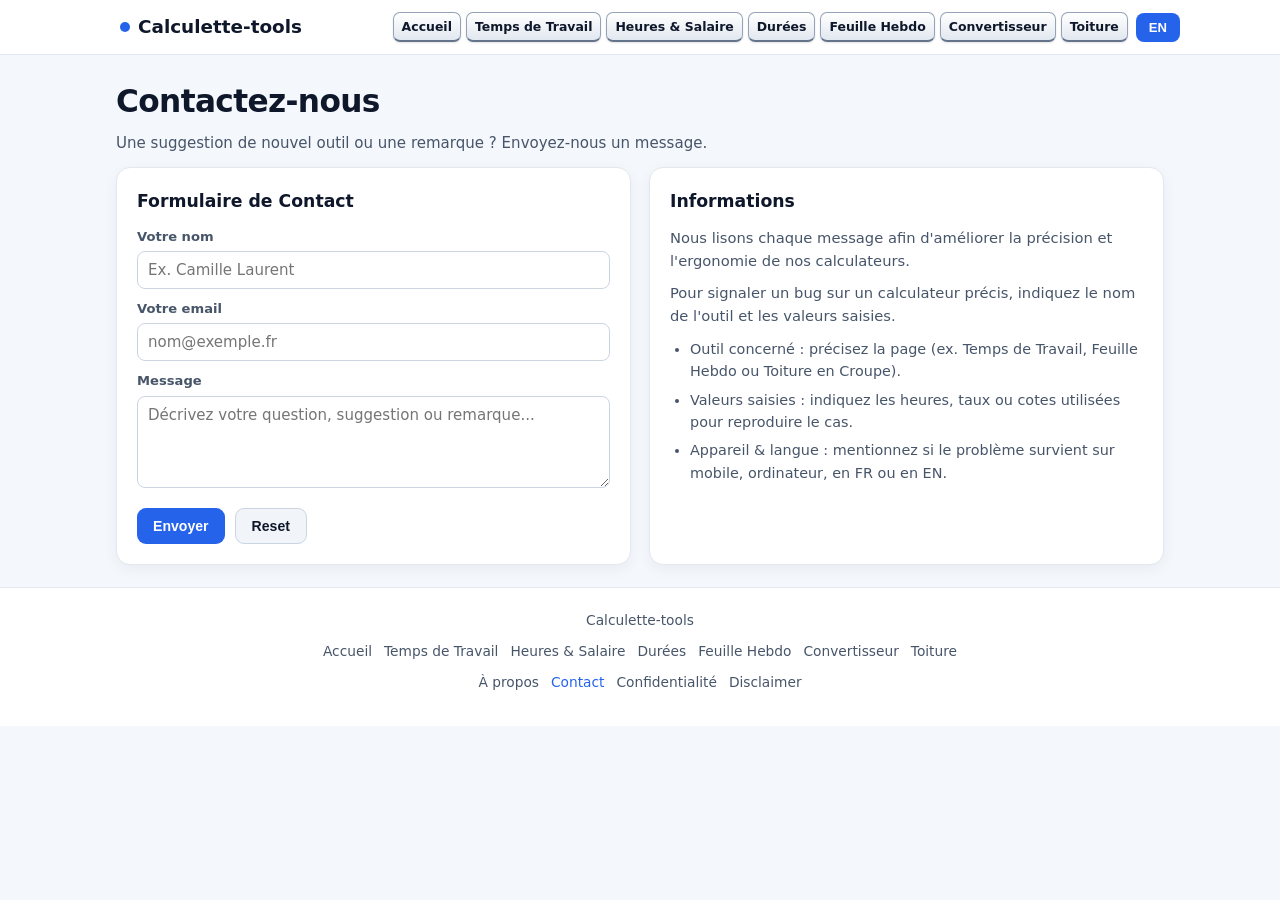
<file: contact.html>
<!DOCTYPE html>
<html lang="fr">
<head>
<meta charset="UTF-8">
<meta name="viewport" content="width=device-width, initial-scale=1.0">
<title>Contact | Calculette-tools</title>
<meta name="description" content="Contactez l'équipe Calculette-tools pour toute question, suggestion d'amélioration ou signalement d'erreur.">
<link rel="canonical" href="https://calculette-tools.github.io/contact.html">
<style>
  :root {
    --bg: #f4f7fb;
    --surface: #ffffff;
    --ink: #0f172a;
    --muted: #475569;
    --border: #e2e8f0;
    --primary: #2563eb;
    --primary-hover: #1d4ed8;
    --soft: #eff6ff;
    --radius: 14px;
    --shadow: 0 4px 14px rgba(15, 23, 42, 0.05);
  }
  *, *::before, *::after { box-sizing: border-box; }
  html, body {
    margin: 0;
    padding: 0;
    width: 100%;
    max-width: 100%;
    overflow-x: hidden;
    font-family: system-ui, -apple-system, "Segoe UI", Roboto, sans-serif;
    background: var(--bg);
    color: var(--ink);
    line-height: 1.55;
  }
  .container {
    width: 100%;
    max-width: 1080px;
    margin: 0 auto;
    padding: 0 16px;
  }

  /* Header */
  .site-header {
    width: 100%;
    background: var(--surface);
    border-bottom: 1px solid var(--border);
  }
  .nav-bar {
    display: flex;
    align-items: center;
    justify-content: space-between;
    flex-wrap: wrap;
    gap: 10px;
    padding: 12px 0;
  }
  .brand {
    font-weight: 800;
    font-size: 1.15rem;
    color: var(--ink);
    text-decoration: none;
    display: inline-flex;
    align-items: center;
    gap: 8px;
    margin-left: 20px;
    flex-shrink: 0;
  }
  .brand-dot {
    width: 10px;
    height: 10px;
    border-radius: 50%;
    background: var(--primary);
    display: inline-block;
  }
  .nav-right {
    display: flex;
    align-items: center;
    flex-wrap: wrap;
    gap: 8px;
    min-width: 0;
    max-width: 100%;
  }
  .site-header .nav-menu {
    display: flex;
    flex-wrap: wrap;
    gap: 5px;
    min-width: 0;
  }
  .site-header .nav-menu a {
    display: inline-flex;
    align-items: center;
    justify-content: center;
    color: #0f172a;
    background: linear-gradient(180deg, #ffffff 0%, #e2e8f0 100%);
    border: 1px solid #94a3b8;
    border-bottom: 2px solid #64748b;
    text-decoration: none;
    font-size: 0.78rem;
    font-weight: 700;
    padding: 4px 8px;
    border-radius: 7px;
    white-space: nowrap;
    box-shadow: inset 0 1px 0 #ffffff, 0 1px 2px rgba(15, 23, 42, 0.12);
    transition: transform 0.1s ease, box-shadow 0.12s ease, background 0.12s ease;
  }
  .site-header .nav-menu a:hover {
    color: var(--primary);
    background: linear-gradient(180deg, #ffffff 0%, #dbeafe 100%);
    border-color: #3b82f6;
    border-bottom-color: #1d4ed8;
    transform: translateY(-1px);
  }
  .site-header .nav-menu a.active {
    color: #ffffff;
    background: linear-gradient(180deg, #3b82f6 0%, #1d4ed8 100%);
    border-color: #1d4ed8;
    border-bottom-color: #1e3a8a;
    box-shadow: inset 0 1px 0 rgba(255, 255, 255, 0.35), 0 1px 3px rgba(29, 78, 216, 0.3);
  }
  .site-header .nav-menu a:focus-visible {
    outline: 2px solid #2563eb;
    outline-offset: 2px;
  }
  .lang-btn {
    background: var(--primary);
    color: #fff;
    border: none;
    padding: 7px 13px;
    border-radius: 8px;
    font-weight: 700;
    font-size: 0.82rem;
    cursor: pointer;
    flex-shrink: 0;
  }
  .lang-btn:hover { background: var(--primary-hover); }
  @media (max-width: 600px) {
    .site-header .nav-menu a {
      font-size: 0.76rem;
      padding: 4px 7px;
    }
  }

  /* Page Content */
  .page-head { padding: 22px 0 12px; }
  .page-head h1 {
    margin: 0 0 6px;
    font-size: clamp(1.4rem, 3vw, 1.95rem);
    letter-spacing: -0.02em;
  }
  .page-head p { margin: 0; color: var(--muted); font-size: 0.94rem; }

  .grid-2 {
    display: grid;
    grid-template-columns: repeat(2, minmax(0, 1fr));
    gap: 18px;
    margin-bottom: 18px;
  }
  @media (max-width: 820px) {
    .grid-2 { grid-template-columns: 1fr; }
  }

  .card {
    background: var(--surface);
    border: 1px solid var(--border);
    border-radius: var(--radius);
    padding: 20px;
    box-shadow: var(--shadow);
    width: 100%;
    min-width: 0;
  }
  .card h2 {
    margin: 0 0 12px;
    font-size: 1.08rem;
  }
  .card p {
    margin: 0 0 10px;
    color: var(--muted);
    font-size: 0.92rem;
  }
  label {
    display: block;
    font-size: 0.82rem;
    font-weight: 700;
    color: var(--muted);
    margin-bottom: 4px;
  }
  input[type="text"],
  input[type="email"],
  textarea {
    width: 100%;
    min-width: 0;
    padding: 9px 10px;
    border: 1px solid #cbd5e1;
    border-radius: 8px;
    font-size: 0.94rem;
    font-family: inherit;
    background: #fff;
    color: var(--ink);
  }
  input:focus, textarea:focus {
    outline: none;
    border-color: var(--primary);
    box-shadow: 0 0 0 3px rgba(37, 99, 235, 0.12);
  }
  .btn-row {
    display: flex;
    flex-wrap: wrap;
    gap: 10px;
    margin-top: 12px;
  }
  .btn {
    background: var(--primary);
    color: #fff;
    border: none;
    padding: 9px 16px;
    border-radius: 9px;
    font-weight: 600;
    font-size: 0.88rem;
    cursor: pointer;
  }
  .btn:hover { background: var(--primary-hover); }
  .btn-sec {
    background: #f1f5f9;
    color: var(--ink);
    border: 1px solid #cbd5e1;
    padding: 9px 16px;
    border-radius: 9px;
    font-weight: 600;
    font-size: 0.88rem;
    cursor: pointer;
  }
  .btn-sec:hover { background: #e2e8f0; }

  .res-box {
    margin-top: 12px;
    padding: 10px 12px;
    border-radius: 9px;
    background: var(--soft);
    border: 1px solid #bfdbfe;
    color: #1e3a8a;
    font-size: 0.86rem;
    font-weight: 600;
  }
  .status-err {
    background: #fef2f2;
    border-color: #fecaca;
    color: #991b1b;
  }
  .contact-list {
    margin: 8px 0 12px;
    padding-left: 20px;
    color: var(--muted);
    font-size: 0.9rem;
  }
  .contact-list li {
    margin-bottom: 6px;
  }

  /* Footer */
  .site-footer {
    width: 100%;
    border-top: 1px solid var(--border);
    background: var(--surface);
    padding: 22px 0 32px;
    text-align: center;
    font-size: 0.86rem;
    color: var(--muted);
    margin-top: 22px;
  }
  .footer-links {
    margin-top: 10px;
    display: flex;
    flex-wrap: wrap;
    justify-content: center;
    gap: 12px;
  }
  .footer-links a {
    color: var(--muted);
    text-decoration: none;
    font-weight: 500;
  }
  .footer-links a:hover,
  .footer-links a.active { color: var(--primary); }
</style>
</head>
<body>

<header class="site-header">
  <div class="container nav-bar">
    <a href="index.html" class="brand"><span class="brand-dot"></span>Calculette-tools</a>
    <div class="nav-right">
      <nav class="nav-menu">
        <a href="index.html" data-t="navHome">Accueil</a>
        <a href="working-time-calculator.html" data-t="navWt">Temps de Travail</a>
        <a href="working-hour-calculator.html" data-t="navWh">Heures &amp; Salaire</a>
        <a href="time-calculator.html" data-t="navTc">Durées</a>
        <a href="feuille-hebdo.html" data-t="navFh">Feuille Hebdo</a>
        <a href="convertisseur.html" data-t="navCv">Convertisseur</a>
        <a href="toiture-croupe.html" data-t="navTo">Toiture</a>
      </nav>
      <button type="button" id="langBtn" class="lang-btn" onclick="toggleLang()">EN</button>
    </div>
  </div>
</header>

<main class="container">
  <div class="page-head">
    <h1 data-t="title">Contactez-nous</h1>
    <p data-t="sub">Une suggestion de nouvel outil ou une remarque ? Envoyez-nous un message.</p>
  </div>

  <div class="grid-2">
    <div class="card">
      <h2 data-t="formTitle">Formulaire de Contact</h2>
      <form id="contactForm" onsubmit="handleContact(event)" novalidate>
        <div style="margin-bottom:10px;">
          <label for="cName" data-t="lblName">Votre nom</label>
          <input type="text" id="cName" required>
        </div>
        <div style="margin-bottom:10px;">
          <label for="cEmail" data-t="lblEmail">Votre email</label>
          <input type="email" id="cEmail" required>
        </div>
        <div style="margin-bottom:10px;">
          <label for="cMsg" data-t="lblMsg">Message</label>
          <textarea id="cMsg" rows="4" required></textarea>
        </div>
        <div class="btn-row">
          <button type="submit" class="btn" data-t="btnSend">Envoyer</button>
          <button type="button" class="btn-sec" onclick="resetContact()" data-t="btnReset">Reset</button>
        </div>
      </form>
      <div id="cStatus" class="res-box" style="display:none;" role="status"></div>
    </div>

    <div class="card">
      <h2 data-t="infoTitle">Informations</h2>
      <p data-t="infoP1">Nous lisons chaque message afin d'améliorer la précision et l'ergonomie de nos calculateurs.</p>
      <p data-t="infoP2">Pour signaler un bug sur un calculateur précis, indiquez le nom de l'outil et les valeurs saisies.</p>
      <ul class="contact-list">
        <li data-t="tip1">Outil concerné : précisez la page (ex. Temps de Travail, Feuille Hebdo ou Toiture en Croupe).</li>
        <li data-t="tip2">Valeurs saisies : indiquez les heures, taux ou cotes utilisées pour reproduire le cas.</li>
        <li data-t="tip3">Appareil &amp; langue : mentionnez si le problème survient sur mobile, ordinateur, en FR ou en EN.</li>
      </ul>
    </div>
  </div>
</main>

<footer class="site-footer">
  <div class="container">
    <div>Calculette-tools</div>
    <div class="footer-links">
      <a href="index.html" data-t="navHome">Accueil</a>
      <a href="working-time-calculator.html" data-t="navWt">Temps de Travail</a>
      <a href="working-hour-calculator.html" data-t="navWh">Heures &amp; Salaire</a>
      <a href="time-calculator.html" data-t="navTc">Durées</a>
      <a href="feuille-hebdo.html" data-t="navFh">Feuille Hebdo</a>
      <a href="convertisseur.html" data-t="navCv">Convertisseur</a>
      <a href="toiture-croupe.html" data-t="navTo">Toiture</a>
    </div>
    <div class="footer-links">
      <a href="about.html" data-t="navAbout">À propos</a>
      <a href="contact.html" class="active" data-t="navContact">Contact</a>
      <a href="privacy.html" data-t="navPrivacy">Confidentialité</a>
      <a href="terms.html" data-t="navDisclaimer">Disclaimer</a>
    </div>
  </div>
</footer>

<script>
  const LANG_KEY = "calculette_lang_v1";
  let lang = "fr";

  const dict = {
    fr: {
      btn: "EN",
      docTitle: "Contact | Calculette-tools",
      docDesc: "Contactez l'équipe Calculette-tools pour toute question, suggestion d'amélioration ou signalement d'erreur.",
      navHome: "Accueil", navWt: "Temps de Travail", navWh: "Heures & Salaire",
      navTc: "Durées", navFh: "Feuille Hebdo", navCv: "Convertisseur", navTo: "Toiture",
      navAbout: "À propos", navContact: "Contact", navPrivacy: "Confidentialité", navDisclaimer: "Disclaimer",
      title: "Contactez-nous",
      sub: "Une suggestion de nouvel outil ou une remarque ? Envoyez-nous un message.",
      formTitle: "Formulaire de Contact",
      lblName: "Votre nom",
      phName: "Ex. Camille Laurent",
      lblEmail: "Votre email",
      phEmail: "nom@exemple.fr",
      lblMsg: "Message",
      phMsg: "Décrivez votre question, suggestion ou remarque...",
      btnSend: "Envoyer",
      btnReset: "Reset",
      errEmptyMsg: "Veuillez renseigner votre nom, une adresse email valide et un message.",
      sentMsg: "Merci ! Votre message a bien été enregistré.",
      infoTitle: "Informations",
      infoP1: "Nous lisons chaque message afin d'améliorer la précision et l'ergonomie de nos calculateurs.",
      infoP2: "Pour signaler un bug sur un calculateur précis, indiquez le nom de l'outil et les valeurs saisies.",
      tip1: "Outil concerné : précisez la page (ex. Temps de Travail, Feuille Hebdo ou Toiture en Croupe).",
      tip2: "Valeurs saisies : indiquez les heures, taux ou cotes utilisées pour reproduire le cas.",
      tip3: "Appareil & langue : mentionnez si le problème survient sur mobile, ordinateur, en FR ou en EN."
    },
    en: {
      btn: "FR",
      docTitle: "Contact | Calculette-tools",
      docDesc: "Contact the Calculette-tools team for questions, feature ideas, or calculation feedback.",
      navHome: "Home", navWt: "Working Time", navWh: "Working Hours",
      navTc: "Time Calculator", navFh: "Weekly Timesheet", navCv: "Decimal Converter", navTo: "Hip Roof",
      navAbout: "About", navContact: "Contact", navPrivacy: "Privacy Policy", navDisclaimer: "Disclaimer",
      title: "Contact Us",
      sub: "Have a feature suggestion or feedback? Send us a message.",
      formTitle: "Contact Form",
      lblName: "Your name",
      phName: "e.g. Alex Morgan",
      lblEmail: "Your email",
      phEmail: "name@example.com",
      lblMsg: "Message",
      phMsg: "Share your question, feature idea, or feedback...",
      btnSend: "Send Message",
      btnReset: "Reset",
      errEmptyMsg: "Please enter your name, a valid email address, and a message.",
      sentMsg: "Thank you! Your message has been recorded.",
      infoTitle: "Information",
      infoP1: "We review every message to improve the accuracy and usability of our calculators.",
      infoP2: "If you are reporting a calculation issue, please mention the tool name and the numbers entered.",
      tip1: "Affected tool: mention the page (e.g. Working Time, Weekly Timesheet, or Hip Roof).",
      tip2: "Entered values: share the hours, rates, or dimensions used so we can check the case.",
      tip3: "Device & language: let us know if you noticed it on mobile, desktop, FR, or EN."
    }
  };

  function isValidEmail(val) {
    return /^[^\s@]+@[^\s@]+\.[^\s@]{2,}$/.test(val);
  }

  function applyLang() {
    document.documentElement.lang = lang;
    const d = dict[lang] || dict.fr;
    document.title = d.docTitle;
    const metaDesc = document.querySelector('meta[name="description"]');
    if (metaDesc) metaDesc.setAttribute("content", d.docDesc);

    const langBtn = document.getElementById("langBtn");
    if (langBtn) langBtn.textContent = d.btn;

    document.querySelectorAll("[data-t]").forEach(el => {
      const k = el.getAttribute("data-t");
      if (k && Object.prototype.hasOwnProperty.call(d, k)) {
        el.textContent = d[k];
      }
    });

    const nameInput = document.getElementById("cName");
    const emailInput = document.getElementById("cEmail");
    const msgInput = document.getElementById("cMsg");
    if (nameInput) nameInput.placeholder = d.phName;
    if (emailInput) emailInput.placeholder = d.phEmail;
    if (msgInput) msgInput.placeholder = d.phMsg;
  }

  function toggleLang() {
    lang = lang === "fr" ? "en" : "fr";
    try { localStorage.setItem(LANG_KEY, lang); } catch (e) {}
    applyLang();
  }

  function handleContact(e) {
    e.preventDefault();
    const d = dict[lang] || dict.fr;
    const box = document.getElementById("cStatus");
    const nameVal = (document.getElementById("cName").value || "").trim();
    const emailVal = (document.getElementById("cEmail").value || "").trim();
    const msgVal = (document.getElementById("cMsg").value || "").trim();

    if (!box) return;
    box.style.display = "block";
    if (!nameVal || !isValidEmail(emailVal) || !msgVal) {
      box.classList.add("status-err");
      box.textContent = d.errEmptyMsg;
      return;
    }
    box.classList.remove("status-err");
    box.textContent = d.sentMsg;
  }

  function resetContact() {
    const nameInput = document.getElementById("cName");
    const emailInput = document.getElementById("cEmail");
    const msgInput = document.getElementById("cMsg");
    const box = document.getElementById("cStatus");
    if (nameInput) nameInput.value = "";
    if (emailInput) emailInput.value = "";
    if (msgInput) msgInput.value = "";
    if (box) {
      box.classList.remove("status-err");
      box.style.display = "none";
      box.textContent = "";
    }
  }

  try {
    const saved = localStorage.getItem(LANG_KEY);
    if (saved === "en" || saved === "fr") lang = saved;
  } catch (e) {}

  applyLang();
</script>

</body>
</html>
</file>
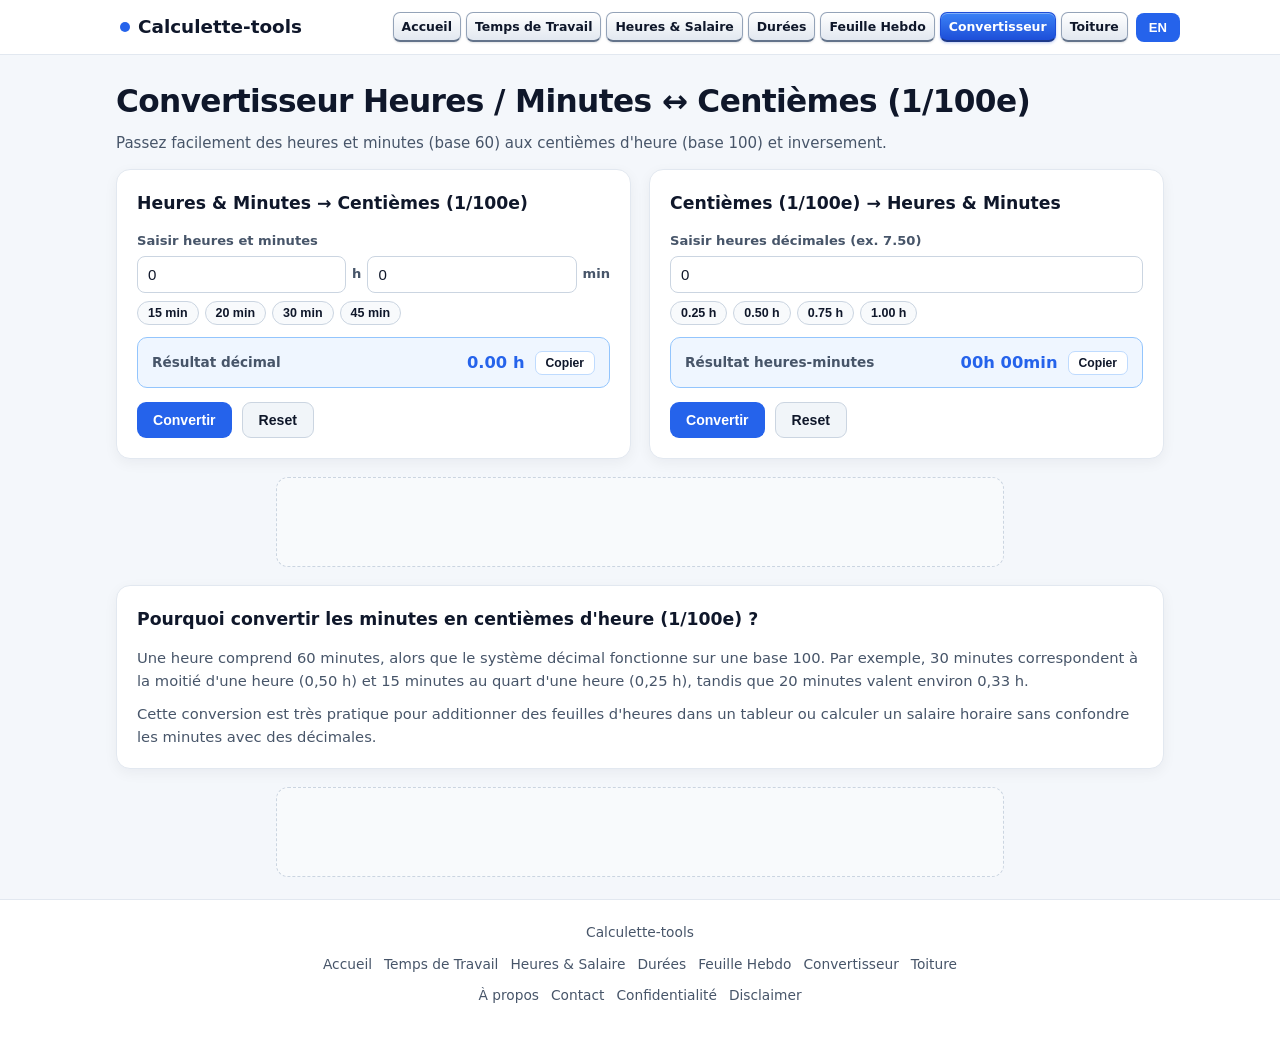
<file: convertisseur.html>
<!DOCTYPE html>
<html lang="fr">
<head>
<meta charset="UTF-8">
<meta name="viewport" content="width=device-width, initial-scale=1.0">
<title>Convertisseur Heures &amp; Minutes en Centièmes (1/100e) | Calculette-tools</title>
<meta name="description" content="Convertissez facilement vos heures et minutes en centièmes d'heure (base décimale 1/100e) et inversement.">
<link rel="canonical" href="https://calculette-tools.github.io/convertisseur.html">
<script type="application/ld+json">
{
  "@context": "https://schema.org",
  "@type": "WebApplication",
  "name": "Convertisseur Heures et Minutes en Centièmes (1/100e)",
  "url": "https://calculette-tools.github.io/convertisseur.html",
  "applicationCategory": "UtilityApplication",
  "operatingSystem": "Any",
  "offers": {
    "@type": "Offer",
    "price": "0",
    "priceCurrency": "EUR"
  }
}
</script>
  <style>
  :root {
    --bg: #f4f7fb;
    --surface: #ffffff;
    --ink: #0f172a;
    --muted: #475569;
    --border: #e2e8f0;
    --primary: #2563eb;
    --primary-hover: #1d4ed8;
    --soft: #eff6ff;
    --radius: 14px;
    --shadow: 0 4px 14px rgba(15, 23, 42, 0.05);
  }
  *, *::before, *::after { box-sizing: border-box; }
  html, body {
    margin: 0;
    padding: 0;
    width: 100%;
    max-width: 100%;
    overflow-x: hidden;
    font-family: system-ui, -apple-system, "Segoe UI", Roboto, sans-serif;
    background: var(--bg);
    color: var(--ink);
    line-height: 1.55;
  }
  .container {
    width: 100%;
    max-width: 1080px;
    margin: 0 auto;
    padding: 0 16px;
  }

  /* Header */
  .site-header {
    width: 100%;
    background: var(--surface);
    border-bottom: 1px solid var(--border);
  }
  .nav-bar {
    display: flex;
    align-items: center;
    justify-content: space-between;
    flex-wrap: wrap;
    gap: 10px;
    padding: 12px 0;
  }
  .brand {
    font-weight: 800;
    font-size: 1.15rem;
    color: var(--ink);
    text-decoration: none;
    display: inline-flex;
    align-items: center;
    gap: 8px;
    margin-left: 20px;
    flex-shrink: 0;
  }
  .brand-dot {
    width: 10px;
    height: 10px;
    border-radius: 50%;
    background: var(--primary);
    display: inline-block;
  }
  .nav-right {
    display: flex;
    align-items: center;
    flex-wrap: wrap;
    gap: 8px;
    min-width: 0;
    max-width: 100%;
  }
  .nav-menu {
    display: flex;
    flex-wrap: wrap;
    gap: 5px;
    min-width: 0;
  }
  .nav-menu a {
    color: var(--ink);
    background: linear-gradient(180deg, #ffffff 0%, #e2e8f0 100%);
    border: 1px solid #94a3b8;
    border-bottom: 2px solid #64748b;
    text-decoration: none;
    font-size: 0.78rem;
    font-weight: 700;
    padding: 4px 8px;
    border-radius: 7px;
    white-space: nowrap;
    box-shadow: inset 0 1px 0 #ffffff, 0 1px 2px rgba(15, 23, 42, 0.12);
    transition: transform 0.1s ease, box-shadow 0.12s ease, background 0.12s ease;
  }
  .nav-menu a:hover {
    color: var(--primary);
    background: linear-gradient(180deg, #ffffff 0%, #dbeafe 100%);
    border-color: #3b82f6;
    border-bottom-color: #1d4ed8;
    transform: translateY(-1px);
  }
  .nav-menu a.active {
    color: #ffffff;
    background: linear-gradient(180deg, #3b82f6 0%, #1d4ed8 100%);
    border-color: #1d4ed8;
    border-bottom-color: #1e3a8a;
    box-shadow: inset 0 1px 0 rgba(255, 255, 255, 0.35), 0 1px 3px rgba(29, 78, 216, 0.3);
  }
  .lang-btn {
    background: var(--primary);
    color: #fff;
    border: none;
    padding: 7px 13px;
    border-radius: 8px;
    font-weight: 700;
    font-size: 0.82rem;
    cursor: pointer;
    flex-shrink: 0;
  }
  .lang-btn:hover { background: var(--primary-hover); }

  /* Page Head */
  .page-head { padding: 22px 0 14px; }
  .page-head h1 {
    margin: 0 0 6px;
    font-size: clamp(1.4rem, 3vw, 1.95rem);
    letter-spacing: -0.02em;
  }
  .page-head p { margin: 0; color: var(--muted); font-size: 0.94rem; }

  /* Split Grid */
  .split-grid {
    display: grid;
    grid-template-columns: minmax(0, 1fr) minmax(0, 1fr);
    gap: 18px;
    margin-bottom: 18px;
  }
  @media (max-width: 780px) {
    .split-grid { grid-template-columns: 1fr; }
  }

  /* Cards */
  .card {
    background: var(--surface);
    border: 1px solid var(--border);
    border-radius: var(--radius);
    padding: 20px;
    box-shadow: var(--shadow);
    margin-bottom: 18px;
    width: 100%;
    min-width: 0;
  }
  .split-grid .card { margin-bottom: 0; }
  .card h2 {
    margin: 0 0 14px;
    font-size: 1.08rem;
  }
  .card p {
    margin: 0 0 10px;
    color: var(--muted);
    font-size: 0.92rem;
  }

  .field { margin-bottom: 12px; }
  .field label {
    display: block;
    font-size: 0.82rem;
    font-weight: 700;
    color: var(--muted);
    margin-bottom: 5px;
  }
  .hm-pair {
    display: flex;
    align-items: center;
    gap: 6px;
  }
  .hm-pair span {
    font-size: 0.82rem;
    font-weight: 600;
    color: var(--muted);
  }
  input[type="number"] {
    width: 100%;
    min-width: 0;
    padding: 9px 10px;
    border: 1px solid #cbd5e1;
    border-radius: 8px;
    font-size: 0.94rem;
    background: #fff;
    color: var(--ink);
  }
  input:focus {
    outline: none;
    border-color: var(--primary);
    box-shadow: 0 0 0 3px rgba(37, 99, 235, 0.12);
  }

  .presets {
    display: flex;
    flex-wrap: wrap;
    gap: 6px;
    margin-top: 8px;
  }
  .preset-btn {
    background: #f8fafc;
    border: 1px solid #cbd5e1;
    color: var(--ink);
    padding: 4px 10px;
    border-radius: 999px;
    font-size: 0.78rem;
    font-weight: 700;
    cursor: pointer;
  }
  .preset-btn:hover {
    background: var(--soft);
    border-color: #93c5fd;
    color: var(--primary);
  }

  .out-box {
    margin-top: 12px;
    padding: 12px 14px;
    background: var(--soft);
    border: 1px solid #93c5fd;
    border-radius: 10px;
    display: flex;
    justify-content: space-between;
    align-items: center;
    gap: 10px;
  }
  .out-lbl {
    font-size: 0.85rem;
    font-weight: 700;
    color: var(--muted);
  }
  .out-right {
    display: flex;
    align-items: center;
    gap: 10px;
    flex-wrap: wrap;
  }
  .out-val {
    font-size: 1.02rem;
    font-weight: 800;
    color: var(--primary);
  }
  .btn-mini {
    background: #ffffff;
    color: var(--ink);
    border: 1px solid #bfdbfe;
    padding: 4px 10px;
    border-radius: 7px;
    font-weight: 700;
    font-size: 0.76rem;
    cursor: pointer;
  }
  .btn-mini:hover { background: #f8fafc; }

  .toolbar {
    display: flex;
    flex-wrap: wrap;
    gap: 10px;
    margin-top: 14px;
  }
  .btn {
    background: var(--primary);
    color: #fff;
    border: none;
    padding: 9px 16px;
    border-radius: 9px;
    font-weight: 600;
    font-size: 0.88rem;
    cursor: pointer;
  }
  .btn:hover { background: var(--primary-hover); }
  .btn-sec {
    background: #f1f5f9;
    color: var(--ink);
    border: 1px solid #cbd5e1;
    padding: 9px 16px;
    border-radius: 9px;
    font-weight: 600;
    font-size: 0.88rem;
    cursor: pointer;
  }
  .btn-sec:hover { background: #e2e8f0; }

  /* Ad Space */
  .ad-slot {
    width: 100%;
    max-width: 728px;
    min-height: 90px;
    margin: 18px auto;
    padding: 10px;
    background: #f8fafc;
    border: 1px dashed #cbd5e1;
    border-radius: 12px;
    display: flex;
    align-items: center;
    justify-content: center;
    text-align: center;
  }

  /* Footer */
  .site-footer {
    width: 100%;
    border-top: 1px solid var(--border);
    background: var(--surface);
    padding: 22px 0 32px;
    text-align: center;
    font-size: 0.86rem;
    color: var(--muted);
    margin-top: 22px;
  }
  .footer-links {
    margin-top: 10px;
    display: flex;
    flex-wrap: wrap;
    justify-content: center;
    gap: 12px;
  }
  .footer-links a {
    color: var(--muted);
    text-decoration: none;
    font-weight: 500;
  }
  .footer-links a:hover { color: var(--primary); }
</style>
</head>
<body>

<header class="site-header">
  <div class="container nav-bar">
    <a href="index.html" class="brand"><span class="brand-dot"></span>Calculette-tools</a>
    <div class="nav-right">
      <nav class="nav-menu">
        <a href="index.html" data-t="navHome">Accueil</a>
        <a href="working-time-calculator.html" data-t="navWt">Temps de Travail</a>
        <a href="working-hour-calculator.html" data-t="navWh">Heures &amp; Salaire</a>
        <a href="time-calculator.html" data-t="navTc">Durées</a>
        <a href="feuille-hebdo.html" data-t="navFh">Feuille Hebdo</a>
        <a href="convertisseur.html" class="active" data-t="navCv">Convertisseur</a>
        <a href="toiture-croupe.html" data-t="navTo">Toiture</a>
      </nav>
      <button type="button" id="langBtn" class="lang-btn" onclick="toggleLang()">EN</button>
    </div>
  </div>
</header>

<main class="container">
  <div class="page-head">
    <h1 data-t="pageTitle">Convertisseur Heures / Minutes ↔ Centièmes (1/100e)</h1>
    <p data-t="pageSub">Passez facilement des heures et minutes (base 60) aux centièmes d'heure (base 100) et inversement.</p>
  </div>

  <div class="split-grid">
    <!-- Left: HH:MM to 1/100e -->
    <div class="card">
      <h2 data-t="secHmToDec">Heures &amp; Minutes → Centièmes (1/100e)</h2>
      <div class="field">
        <label for="inH" data-t="lblHmInput">Saisir heures et minutes</label>
        <div class="hm-pair">
          <input type="number" id="inH" min="0" value="0" oninput="clampNonNeg(this); convHmToDec()">
          <span>h</span>
          <input type="number" id="inM" min="0" max="59" value="0" oninput="clampMins(this); convHmToDec()">
          <span>min</span>
        </div>
        <div class="presets" aria-label="Minutes rapides">
          <button type="button" class="preset-btn" onclick="setMinsPreset(15)">15 min</button>
          <button type="button" class="preset-btn" onclick="setMinsPreset(20)">20 min</button>
          <button type="button" class="preset-btn" onclick="setMinsPreset(30)">30 min</button>
          <button type="button" class="preset-btn" onclick="setMinsPreset(45)">45 min</button>
        </div>
      </div>

      <div class="out-box">
        <span class="out-lbl" data-t="lblOutDec">Résultat décimal</span>
        <div class="out-right">
          <span class="out-val" id="outDec">0.00 h</span>
          <button type="button" class="btn-mini" id="copyDecBtn" onclick="copyText('outDec', 'copyDecBtn')" data-t="btnCopy">Copier</button>
        </div>
      </div>

      <div class="toolbar">
        <button type="button" class="btn" onclick="convHmToDec()" data-t="btnConvert">Convertir</button>
        <button type="button" class="btn-sec" onclick="resetHm()" data-t="btnReset">Reset</button>
      </div>
    </div>

    <!-- Right: 1/100e to HH:MM -->
    <div class="card">
      <h2 data-t="secDecToHm">Centièmes (1/100e) → Heures &amp; Minutes</h2>
      <div class="field">
        <label for="inDec" data-t="lblDecInput">Saisir heures décimales (ex. 7.50)</label>
        <input type="number" id="inDec" step="0.01" min="0" value="0" oninput="clampNonNeg(this); convDecToHm()">
        <div class="presets" aria-label="Décimales rapides">
          <button type="button" class="preset-btn" onclick="setDecPreset(0.25)">0.25 h</button>
          <button type="button" class="preset-btn" onclick="setDecPreset(0.50)">0.50 h</button>
          <button type="button" class="preset-btn" onclick="setDecPreset(0.75)">0.75 h</button>
          <button type="button" class="preset-btn" onclick="setDecPreset(1.00)">1.00 h</button>
        </div>
      </div>

      <div class="out-box">
        <span class="out-lbl" data-t="lblOutHm">Résultat heures-minutes</span>
        <div class="out-right">
          <span class="out-val" id="outHm">00h 00min</span>
          <button type="button" class="btn-mini" id="copyHmBtn" onclick="copyText('outHm', 'copyHmBtn')" data-t="btnCopy">Copier</button>
        </div>
      </div>

      <div class="toolbar">
        <button type="button" class="btn" onclick="convDecToHm()" data-t="btnConvert">Convertir</button>
        <button type="button" class="btn-sec" onclick="resetDec()" data-t="btnReset">Reset</button>
      </div>
    </div>
  </div>

  <!-- Ad Space 1 -->
  <div class="ad-slot" id="adSlotTop" aria-label="Advertisement space"></div>

  <!-- Guide -->
  <section class="card">
    <h2 data-t="guideTitle">Pourquoi convertir les minutes en centièmes d'heure (1/100e) ?</h2>
    <p data-t="guideP1">Une heure comprend 60 minutes, alors que le système décimal fonctionne sur une base 100. Par exemple, 30 minutes correspondent à la moitié d'une heure (0,50 h) et 15 minutes au quart d'une heure (0,25 h), tandis que 20 minutes valent environ 0,33 h.</p>
    <p style="margin-bottom:0;" data-t="guideP2">Cette conversion est très pratique pour additionner des feuilles d'heures dans un tableur ou calculer un salaire horaire sans confondre les minutes avec des décimales.</p>
  </section>

  <!-- Ad Space 2 -->
  <div class="ad-slot" id="adSlotBottom" aria-label="Advertisement space"></div>
</main>

<footer class="site-footer">
  <div class="container">
    <div>Calculette-tools</div>
    <div class="footer-links">
      <a href="index.html" data-t="navHome">Accueil</a>
      <a href="working-time-calculator.html" data-t="navWt">Temps de Travail</a>
      <a href="working-hour-calculator.html" data-t="navWh">Heures &amp; Salaire</a>
      <a href="time-calculator.html" data-t="navTc">Durées</a>
      <a href="feuille-hebdo.html" data-t="navFh">Feuille Hebdo</a>
      <a href="convertisseur.html" class="active" data-t="navCv">Convertisseur</a>
      <a href="toiture-croupe.html" data-t="navTo">Toiture</a>
    </div>
    <div class="footer-links">
      <a href="about.html" data-t="navAbout">À propos</a>
      <a href="contact.html" data-t="navContact">Contact</a>
      <a href="privacy.html" data-t="navPrivacy">Confidentialité</a>
      <a href="terms.html" data-t="navDisclaimer">Disclaimer</a>
    </div>
  </div>
</footer>

<script>
  const LANG_KEY = "calculette_lang_v1";
  let lang = "fr";

  const dict = {
    fr: {
      btn: "EN",
      navHome: "Accueil", navWt: "Temps de Travail", navWh: "Heures & Salaire",
      navTc: "Durées", navFh: "Feuille Hebdo", navCv: "Convertisseur", navTo: "Toiture",
      navAbout: "À propos", navContact: "Contact", navPrivacy: "Confidentialité", navDisclaimer: "Disclaimer",
      pageTitle: "Convertisseur Heures / Minutes ↔ Centièmes (1/100e)",
      pageSub: "Passez facilement des heures et minutes (base 60) aux centièmes d'heure (base 100) et inversement.",
      secHmToDec: "Heures & Minutes → Centièmes (1/100e)",
      lblHmInput: "Saisir heures et minutes",
      lblOutDec: "Résultat décimal",
      secDecToHm: "Centièmes (1/100e) → Heures & Minutes",
      lblDecInput: "Saisir heures décimales (ex. 7.50)",
      lblOutHm: "Résultat heures-minutes",
      btnConvert: "Convertir",
      btnReset: "Reset",
      btnCopy: "Copier",
      btnCopied: "Copié !",
      guideTitle: "Pourquoi convertir les minutes en centièmes d'heure (1/100e) ?",
      guideP1: "Une heure comprend 60 minutes, alors que le système décimal fonctionne sur une base 100. Par exemple, 30 minutes correspondent à la moitié d'une heure (0,50 h) et 15 minutes au quart d'une heure (0,25 h), tandis que 20 minutes valent environ 0,33 h.",
      guideP2: "Cette conversion est très pratique pour additionner des feuilles d'heures dans un tableur ou calculer un salaire horaire sans confondre les minutes avec des décimales."
    },
    en: {
      btn: "FR",
      navHome: "Home", navWt: "Working Time", navWh: "Working Hours",
      navTc: "Time Calculator", navFh: "Weekly Timesheet", navCv: "Decimal Converter", navTo: "Hip Roof",
      navAbout: "About", navContact: "Contact", navPrivacy: "Privacy Policy", navDisclaimer: "Disclaimer",
      pageTitle: "Hours & Minutes ↔ Hundredths (1/100e) Converter",
      pageSub: "Convert between hours and minutes (base 60) and decimal hundredths of an hour (base 100).",
      secHmToDec: "Hours & Minutes → Hundredths (1/100e)",
      lblHmInput: "Enter hours and minutes",
      lblOutDec: "Decimal output",
      secDecToHm: "Hundredths (1/100e) → Hours & Minutes",
      lblDecInput: "Enter decimal hours (e.g. 7.50)",
      lblOutHm: "Hours-minutes output",
      btnConvert: "Convert",
      btnReset: "Reset",
      btnCopy: "Copy",
      btnCopied: "Copied!",
      guideTitle: "Why Convert Minutes into Hundredths of an Hour (1/100e)?",
      guideP1: "An hour has 60 minutes while decimal math uses base 100. For example, 30 minutes equals half an hour (0.50 hrs) and 15 minutes equals a quarter hour (0.25 hrs), while 20 minutes is about 0.33 hrs.",
      guideP2: "Converting to hundredths makes spreadsheet totals and hourly pay calculations straightforward without mixing up minutes and decimals."
    }
  };

  function clampNonNeg(el) {
    const val = parseFloat(el.value);
    if (!Number.isNaN(val) && val < 0) el.value = "0";
  }

  function clampMins(el) {
    const val = parseFloat(el.value);
    if (Number.isNaN(val)) return;
    if (val < 0) el.value = "0";
    else if (val > 59) el.value = "59";
  }

  function setMinsPreset(mins) {
    document.getElementById("inM").value = String(mins);
    convHmToDec();
  }

  function setDecPreset(dec) {
    document.getElementById("inDec").value = dec.toFixed(2);
    convDecToHm();
  }

  function convHmToDec() {
    const h = Math.max(0, Math.floor(parseFloat(document.getElementById("inH").value) || 0));
    const m = Math.min(59, Math.max(0, parseFloat(document.getElementById("inM").value) || 0));
    const dec = h + m / 60;
    document.getElementById("outDec").textContent = `${dec.toFixed(2)} h`;
  }

  function convDecToHm() {
    const dec = Math.max(0, parseFloat(document.getElementById("inDec").value) || 0);
    const totalMins = Math.round(dec * 60);
    const h = String(Math.floor(totalMins / 60)).padStart(2, "0");
    const m = String(totalMins % 60).padStart(2, "0");
    document.getElementById("outHm").textContent = `${h}h ${m}min`;
  }

  function resetHm() {
    document.getElementById("inH").value = "0";
    document.getElementById("inM").value = "0";
    convHmToDec();
  }

  function resetDec() {
    document.getElementById("inDec").value = "0";
    convDecToHm();
  }

  function copyText(outId, btnId) {
    const d = dict[lang];
    const text = document.getElementById(outId).textContent;
    const btn = document.getElementById(btnId);
    const showCopied = () => {
      btn.textContent = d.btnCopied;
      setTimeout(() => { btn.textContent = d.btnCopy; }, 1600);
    };
    if (navigator.clipboard && navigator.clipboard.writeText) {
      navigator.clipboard.writeText(text).then(showCopied).catch(() => {});
    }
  }

  function applyLang() {
    document.documentElement.lang = lang;
    const d = dict[lang];
    document.getElementById("langBtn").textContent = d.btn;
    document.querySelectorAll("[data-t]").forEach(el => {
      const k = el.getAttribute("data-t");
      if (d[k]) el.textContent = d[k];
    });
    convHmToDec();
    convDecToHm();
  }

  function toggleLang() {
    lang = lang === "fr" ? "en" : "fr";
    try { localStorage.setItem(LANG_KEY, lang); } catch (e) {}
    applyLang();
  }

  try {
    if (localStorage.getItem(LANG_KEY) === "en") lang = "en";
  } catch (e) {}

  applyLang();
</script>

</body>
</html>
</file>
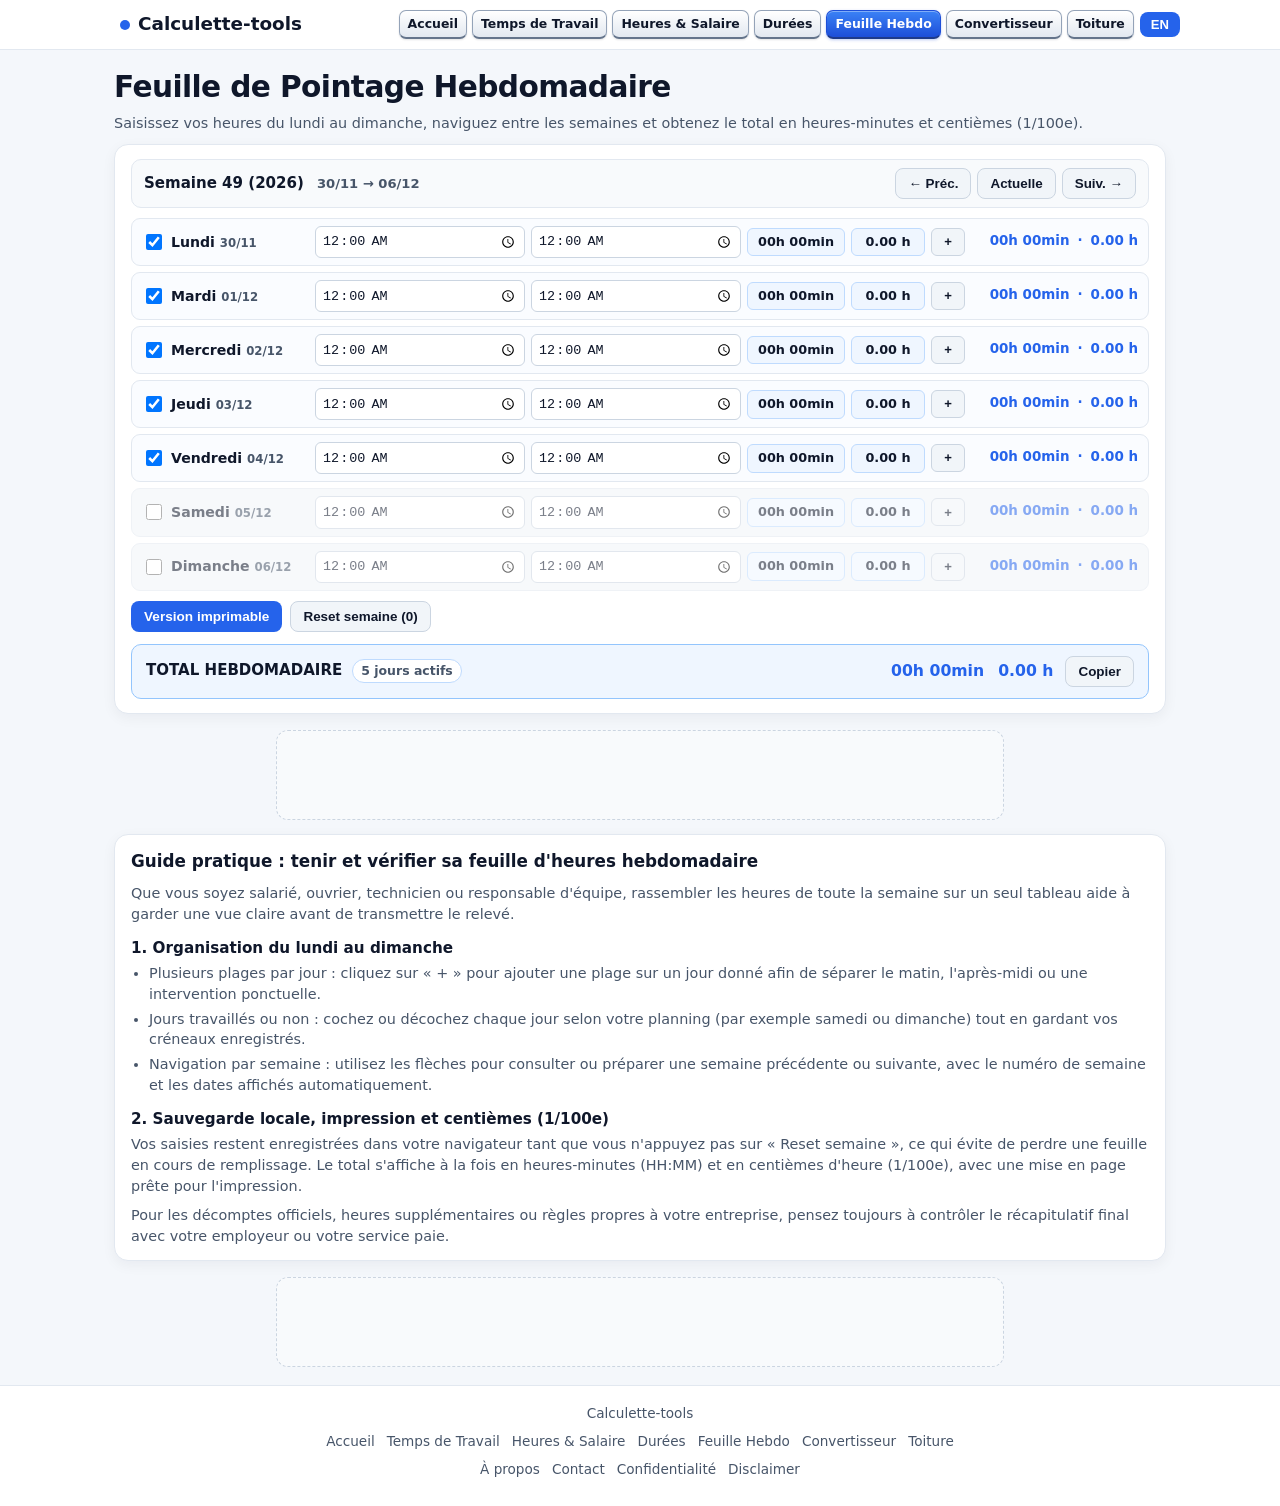
<file: feuille-hebdo.html>
<!DOCTYPE html>
<html lang="fr">
<head>
<meta charset="UTF-8">
<meta name="viewport" content="width=device-width, initial-scale=1.0">
<title>Feuille de Pointage Hebdomadaire | Calculette-tools</title>
<meta name="description" content="Remplissez et imprimez votre feuille d'heures hebdomadaire du lundi au dimanche en heures-minutes et centièmes d'heure (1/100e), avec sauvegarde locale.">
<link rel="canonical" href="https://calculette-tools.github.io/feuille-hebdo.html">
<script type="application/ld+json">
{
  "@context": "https://schema.org",
  "@type": "WebApplication",
  "name": "Feuille de Pointage Hebdomadaire",
  "url": "https://calculette-tools.github.io/feuille-hebdo.html",
  "applicationCategory": "UtilityApplication",
  "operatingSystem": "Any",
  "offers": {
    "@type": "Offer",
    "price": "0",
    "priceCurrency": "EUR"
  }
}
</script>
  <style>
  :root {
    --bg: #f4f7fb;
    --surface: #ffffff;
    --ink: #0f172a;
    --muted: #475569;
    --border: #e2e8f0;
    --primary: #2563eb;
    --primary-hover: #1d4ed8;
    --soft: #eff6ff;
    --radius: 14px;
    --shadow: 0 4px 14px rgba(15, 23, 42, 0.05);
  }
  *, *::before, *::after { box-sizing: border-box; }
  html, body {
    margin: 0;
    padding: 0;
    width: 100%;
    max-width: 100%;
    overflow-x: hidden;
    font-family: system-ui, -apple-system, "Segoe UI", Roboto, sans-serif;
    background: var(--bg);
    color: var(--ink);
    line-height: 1.45;
  }
  .container {
    width: 100%;
    max-width: 1080px;
    margin: 0 auto;
    padding: 0 14px;
  }

  /* Header */
  .site-header {
    width: 100%;
    background: var(--surface);
    border-bottom: 1px solid var(--border);
  }
  .nav-bar {
    display: flex;
    align-items: center;
    justify-content: space-between;
    flex-wrap: wrap;
    gap: 8px;
    padding: 10px 0;
  }
  .brand {
    font-weight: 800;
    font-size: 1.15rem;
    color: var(--ink);
    text-decoration: none;
    display: inline-flex;
    align-items: center;
    gap: 8px;
    margin-left: 20px;
    flex-shrink: 0;
  }
  .brand-dot {
    width: 10px;
    height: 10px;
    border-radius: 50%;
    background: var(--primary);
    display: inline-block;
  }
  .nav-right {
    display: flex;
    align-items: center;
    flex-wrap: wrap;
    gap: 6px;
    min-width: 0;
    max-width: 100%;
  }
  .nav-menu {
    display: flex;
    flex-wrap: wrap;
    gap: 5px;
    min-width: 0;
  }
  .nav-menu a {
    color: var(--ink);
    background: linear-gradient(180deg, #ffffff 0%, #e2e8f0 100%);
    border: 1px solid #94a3b8;
    border-bottom: 2px solid #64748b;
    text-decoration: none;
    font-size: 0.78rem;
    font-weight: 700;
    padding: 4px 8px;
    border-radius: 7px;
    white-space: nowrap;
    box-shadow: inset 0 1px 0 #ffffff, 0 1px 2px rgba(15, 23, 42, 0.12);
    transition: transform 0.1s ease, box-shadow 0.12s ease, background 0.12s ease;
  }
  .nav-menu a:hover {
    color: var(--primary);
    background: linear-gradient(180deg, #ffffff 0%, #dbeafe 100%);
    border-color: #3b82f6;
    border-bottom-color: #1d4ed8;
    transform: translateY(-1px);
  }
  .nav-menu a.active {
    color: #ffffff;
    background: linear-gradient(180deg, #3b82f6 0%, #1d4ed8 100%);
    border-color: #1d4ed8;
    border-bottom-color: #1e3a8a;
    box-shadow: inset 0 1px 0 rgba(255, 255, 255, 0.35), 0 1px 3px rgba(29, 78, 216, 0.3);
  }
  .lang-btn {
    background: var(--primary);
    color: #fff;
    border: none;
    padding: 5px 11px;
    border-radius: 8px;
    font-weight: 700;
    font-size: 0.82rem;
    cursor: pointer;
    flex-shrink: 0;
  }
  .lang-btn:hover { background: var(--primary-hover); }

  /* Page Head */
  .page-head { padding: 16px 0 10px; }
  .page-head h1 {
    margin: 0 0 4px;
    font-size: clamp(1.35rem, 2.8vw, 1.85rem);
    letter-spacing: -0.02em;
  }
  .page-head p { margin: 0; color: var(--muted); font-size: 0.9rem; }

  /* Cards */
  .card {
    background: var(--surface);
    border: 1px solid var(--border);
    border-radius: var(--radius);
    padding: 14px 16px;
    box-shadow: var(--shadow);
    margin-bottom: 16px;
    width: 100%;
    min-width: 0;
  }
  .card h2 {
    margin: 0 0 10px;
    font-size: 1.05rem;
  }
  .card h3 {
    margin: 12px 0 4px;
    font-size: 0.95rem;
  }
  .card p {
    margin: 0 0 8px;
    color: var(--muted);
    font-size: 0.9rem;
  }
  .guide-list {
    margin: 4px 0 10px;
    padding-left: 18px;
    color: var(--muted);
    font-size: 0.9rem;
  }
  .guide-list li { margin-bottom: 4px; }

  /* Dedicated Ad Space */
  .ad-slot {
    width: 100%;
    max-width: 728px;
    min-height: 90px;
    margin: 14px auto;
    padding: 8px;
    background: #f8fafc;
    border: 1px dashed #cbd5e1;
    border-radius: 12px;
    display: flex;
    align-items: center;
    justify-content: center;
    text-align: center;
  }

  /* Week Bar */
  .week-bar {
    display: flex;
    flex-wrap: wrap;
    align-items: center;
    justify-content: space-between;
    gap: 8px;
    padding: 8px 12px;
    background: #f8fafc;
    border: 1px solid var(--border);
    border-radius: 10px;
    margin-bottom: 10px;
  }
  .week-nav {
    display: flex;
    align-items: center;
    gap: 6px;
    flex-wrap: wrap;
  }
  .week-info {
    font-weight: 800;
    font-size: 0.94rem;
    color: var(--ink);
  }
  .week-dates {
    font-size: 0.82rem;
    color: var(--muted);
    font-weight: 600;
  }

  /* Compact Day Row */
  .day-box {
    display: grid;
    grid-template-columns: 165px minmax(0, 1fr) 165px;
    gap: 8px;
    align-items: start;
    border: 1px solid var(--border);
    border-radius: 9px;
    padding: 7px 10px;
    margin-bottom: 6px;
    background: #fafcff;
  }
  .day-box.off {
    opacity: 0.55;
    background: #f1f5f9;
  }
  @media (max-width: 820px) {
    .day-box {
      grid-template-columns: 1fr;
      gap: 6px;
    }
  }
  .day-title {
    font-weight: 700;
    font-size: 0.88rem;
    display: inline-flex;
    align-items: center;
    gap: 6px;
    padding-top: 5px;
    white-space: nowrap;
  }
  .day-title input[type="checkbox"] {
    width: 16px;
    height: 16px;
    cursor: pointer;
  }
  .day-totals {
    display: flex;
    justify-content: flex-end;
    align-items: center;
    gap: 8px;
    font-size: 0.84rem;
    font-weight: 800;
    color: var(--primary);
    padding-top: 5px;
    white-space: nowrap;
  }
  @media (max-width: 820px) {
    .day-totals { justify-content: flex-start; padding-top: 0; }
  }

  /* Compact Slot Row */
  .slots-col {
    display: flex;
    flex-direction: column;
    gap: 4px;
    min-width: 0;
  }
  .slot-row {
    display: grid;
    grid-template-columns: minmax(0, 1fr) minmax(0, 1fr) 98px 74px 34px;
    gap: 6px;
    align-items: center;
  }
  @media (max-width: 560px) {
    .slot-row { grid-template-columns: repeat(2, minmax(0, 1fr)); }
  }
  input[type="time"] {
    width: 100%;
    min-width: 0;
    padding: 5px 6px;
    border: 1px solid #cbd5e1;
    border-radius: 6px;
    font-size: 0.84rem;
    background: #fff;
    color: var(--ink);
  }
  input:focus {
    outline: none;
    border-color: var(--primary);
    box-shadow: 0 0 0 2px rgba(37, 99, 235, 0.12);
  }
  .out-pill {
    padding: 4px 6px;
    background: var(--soft);
    border: 1px solid #bfdbfe;
    border-radius: 6px;
    font-weight: 700;
    font-size: 0.8rem;
    text-align: center;
    white-space: nowrap;
  }
  .overnight-tag {
    display: inline-block;
    margin-left: 3px;
    padding: 0 4px;
    border-radius: 999px;
    background: #dbeafe;
    color: #1e40af;
    font-size: 0.68rem;
    font-weight: 800;
  }
  .btn-mini {
    background: #f1f5f9;
    color: var(--ink);
    border: 1px solid #cbd5e1;
    padding: 4px 0;
    width: 100%;
    min-height: 28px;
    border-radius: 6px;
    font-size: 0.82rem;
    font-weight: 700;
    cursor: pointer;
    line-height: 1.2;
  }
  .btn-mini:hover { background: #e2e8f0; }

  /* Toolbar & Total */
  .toolbar {
    display: flex;
    flex-wrap: wrap;
    gap: 8px;
    margin: 10px 0 12px;
  }
  .btn {
    background: var(--primary);
    color: #fff;
    border: none;
    padding: 8px 13px;
    border-radius: 8px;
    font-weight: 600;
    font-size: 0.85rem;
    cursor: pointer;
  }
  .btn:hover { background: var(--primary-hover); }
  .btn-sec {
    background: #f1f5f9;
    color: var(--ink);
    border: 1px solid #cbd5e1;
    padding: 7px 12px;
    border-radius: 8px;
    font-weight: 600;
    font-size: 0.84rem;
    cursor: pointer;
  }
  .btn-sec:hover { background: #e2e8f0; }

  .total-bar {
    display: flex;
    flex-wrap: wrap;
    align-items: center;
    justify-content: space-between;
    gap: 10px;
    padding: 11px 14px;
    background: var(--soft);
    border: 1px solid #93c5fd;
    border-radius: 10px;
  }
  .total-left {
    display: flex;
    flex-wrap: wrap;
    align-items: center;
    gap: 10px;
  }
  .total-label {
    font-size: 0.94rem;
    font-weight: 800;
    color: var(--ink);
  }
  .active-days-pill {
    font-size: 0.78rem;
    font-weight: 700;
    color: var(--muted);
    background: #ffffff;
    border: 1px solid #bfdbfe;
    padding: 2px 8px;
    border-radius: 999px;
  }
  .total-right {
    display: flex;
    flex-wrap: wrap;
    align-items: center;
    gap: 12px;
  }
  .total-vals {
    display: flex;
    flex-wrap: wrap;
    gap: 14px;
    font-weight: 800;
    font-size: 0.98rem;
    color: var(--primary);
  }

  /* Footer */
  .site-footer {
    width: 100%;
    border-top: 1px solid var(--border);
    background: var(--surface);
    padding: 18px 0 26px;
    text-align: center;
    font-size: 0.85rem;
    color: var(--muted);
    margin-top: 18px;
  }
  .footer-links {
    margin-top: 8px;
    display: flex;
    flex-wrap: wrap;
    justify-content: center;
    gap: 12px;
  }
  .footer-links a {
    color: var(--muted);
    text-decoration: none;
    font-weight: 500;
  }
  .footer-links a:hover { color: var(--primary); }

  @media print {
    .site-header, .site-footer, .ad-slot, .toolbar, .week-nav, .btn-mini, .guide-card {
      display: none !important;
    }
    body { background: #fff; }
    .card { box-shadow: none; border: 1px solid #cbd5e1; padding: 10px; }
    .day-box { padding: 5px 8px; margin-bottom: 4px; }
  }
</style>
</head>
<body>

<header class="site-header">
  <div class="container nav-bar">
    <a href="index.html" class="brand"><span class="brand-dot"></span>Calculette-tools</a>
    <div class="nav-right">
      <nav class="nav-menu">
        <a href="index.html" data-t="navHome">Accueil</a>
        <a href="working-time-calculator.html" data-t="navWt">Temps de Travail</a>
        <a href="working-hour-calculator.html" data-t="navWh">Heures &amp; Salaire</a>
        <a href="time-calculator.html" data-t="navTc">Durées</a>
        <a href="feuille-hebdo.html" class="active" data-t="navFh">Feuille Hebdo</a>
        <a href="convertisseur.html" data-t="navCv">Convertisseur</a>
        <a href="toiture-croupe.html" data-t="navTo">Toiture</a>
      </nav>
      <button type="button" id="langBtn" class="lang-btn" onclick="toggleLang()">EN</button>
    </div>
  </div>
</header>

<main class="container">
  <div class="page-head">
    <h1 data-t="pageTitle">Feuille de Pointage Hebdomadaire</h1>
    <p data-t="pageSub">Saisissez vos heures du lundi au dimanche, naviguez entre les semaines et obtenez le total en heures-minutes et centièmes (1/100e).</p>
  </div>

  <div class="card">
    <div class="week-bar">
      <div>
        <span class="week-info" id="weekLabel">Semaine</span>
        <span class="week-dates" id="weekDates" style="margin-left:8px;"></span>
      </div>
      <div class="week-nav">
        <button type="button" class="btn-sec" onclick="shiftWeek(-1)" data-t="btnPrevWeek">← Préc.</button>
        <button type="button" class="btn-sec" onclick="shiftWeek(0)" data-t="btnCurrWeek">Actuelle</button>
        <button type="button" class="btn-sec" onclick="shiftWeek(1)" data-t="btnNextWeek">Suiv. →</button>
      </div>
    </div>

    <div id="daysContainer"></div>

    <div class="toolbar">
      <button type="button" class="btn" onclick="window.print()" data-t="btnPrint">Version imprimable</button>
      <button type="button" class="btn-sec" onclick="resetWeek()" data-t="btnReset">Reset semaine (0)</button>
    </div>

    <div class="total-bar">
      <div class="total-left">
        <span class="total-label" data-t="lblWeekTotal">TOTAL HEBDOMADAIRE</span>
        <span class="active-days-pill" id="activeDaysCount">5 j actifs</span>
      </div>
      <div class="total-right">
        <div class="total-vals">
          <span id="weekTotalHM">00h 00min</span>
          <span id="weekTotalDec">0.00 h</span>
        </div>
        <button type="button" class="btn-sec" id="copyWeekBtn" onclick="copyWeekSummary()" data-t="btnCopy">Copier</button>
      </div>
    </div>
  </div>

  <!-- Ad Space 1 -->
  <div class="ad-slot" id="adSlotTop" aria-label="Advertisement space"></div>

  <!-- Practical Guide -->
  <section class="card guide-card">
    <h2 data-t="guideTitle">Guide pratique : tenir et vérifier sa feuille d'heures hebdomadaire</h2>
    <p data-t="guideIntro">Que vous soyez salarié, ouvrier, technicien ou responsable d'équipe, rassembler les heures de toute la semaine sur un seul tableau aide à garder une vue claire avant de transmettre le relevé.</p>

    <h3 data-t="guideSub1">1. Organisation du lundi au dimanche</h3>
    <ul class="guide-list">
      <li data-t="guideLi1"><strong>Plusieurs plages par jour :</strong> cliquez sur « + » pour ajouter une plage sur un jour donné afin de séparer le matin, l'après-midi ou une intervention ponctuelle.</li>
      <li data-t="guideLi2"><strong>Jours travaillés ou non :</strong> cochez ou décochez chaque jour selon votre planning (par exemple samedi ou dimanche) tout en gardant vos créneaux enregistrés.</li>
      <li data-t="guideLi3"><strong>Navigation par semaine :</strong> utilisez les flèches pour consulter ou préparer une semaine précédente ou suivante, avec le numéro de semaine et les dates affichés automatiquement.</li>
    </ul>

    <h3 data-t="guideSub2">2. Sauvegarde locale, impression et centièmes (1/100e)</h3>
    <p data-t="guideP2">Vos saisies restent enregistrées dans votre navigateur tant que vous n'appuyez pas sur « Reset semaine », ce qui évite de perdre une feuille en cours de remplissage. Le total s'affiche à la fois en heures-minutes (HH:MM) et en centièmes d'heure (1/100e), avec une mise en page prête pour l'impression.</p>
    <p style="margin-bottom:0;" data-t="guideP3">Pour les décomptes officiels, heures supplémentaires ou règles propres à votre entreprise, pensez toujours à contrôler le récapitulatif final avec votre employeur ou votre service paie.</p>
  </section>

  <!-- Ad Space 2 -->
  <div class="ad-slot" id="adSlotBottom" aria-label="Advertisement space"></div>
</main>

<footer class="site-footer">
  <div class="container">
    <div>Calculette-tools</div>
    <div class="footer-links">
      <a href="index.html" data-t="navHome">Accueil</a>
      <a href="working-time-calculator.html" data-t="navWt">Temps de Travail</a>
      <a href="working-hour-calculator.html" data-t="navWh">Heures &amp; Salaire</a>
      <a href="time-calculator.html" data-t="navTc">Durées</a>
      <a href="feuille-hebdo.html" class="active" data-t="navFh">Feuille Hebdo</a>
      <a href="convertisseur.html" data-t="navCv">Convertisseur</a>
      <a href="toiture-croupe.html" data-t="navTo">Toiture</a>
    </div>
    <div class="footer-links">
      <a href="about.html" data-t="navAbout">À propos</a>
      <a href="contact.html" data-t="navContact">Contact</a>
      <a href="privacy.html" data-t="navPrivacy">Confidentialité</a>
      <a href="terms.html" data-t="navDisclaimer">Disclaimer</a>
    </div>
  </div>
</footer>

<script>
  const LANG_KEY = "calculette_lang_v1";
  const STORE_PREFIX = "calculette_feuille_hebdo_v2_";
  let lang = "fr";
  let weekOffset = 0;

  const dict = {
    fr: {
      btn: "EN",
      navHome: "Accueil", navWt: "Temps de Travail", navWh: "Heures & Salaire",
      navTc: "Durées", navFh: "Feuille Hebdo", navCv: "Convertisseur", navTo: "Toiture",
      navAbout: "À propos", navContact: "Contact", navPrivacy: "Confidentialité", navDisclaimer: "Disclaimer",
      pageTitle: "Feuille de Pointage Hebdomadaire",
      pageSub: "Saisissez vos heures du lundi au dimanche, naviguez entre les semaines et obtenez le total en heures-minutes et centièmes (1/100e).",
      btnPrevWeek: "← Préc.",
      btnCurrWeek: "Actuelle",
      btnNextWeek: "Suiv. →",
      btnPrint: "Version imprimable",
      btnReset: "Reset semaine (0)",
      btnCopy: "Copier",
      btnCopied: "Copié !",
      confirmResetMsg: "Réinitialiser toutes les heures saisies pour cette semaine ?",
      lblWeekTotal: "TOTAL HEBDOMADAIRE",
      overnightBadge: "+1j",
      activeDaysFmt: n => `${n} ${n > 1 ? "jours actifs" : "jour actif"}`,
      days: ["Lundi", "Mardi", "Mercredi", "Jeudi", "Vendredi", "Samedi", "Dimanche"],
      weekWord: "Semaine",
      guideTitle: "Guide pratique : tenir et vérifier sa feuille d'heures hebdomadaire",
      guideIntro: "Que vous soyez salarié, ouvrier, technicien ou responsable d'équipe, rassembler les heures de toute la semaine sur un seul tableau aide à garder une vue claire avant de transmettre le relevé.",
      guideSub1: "1. Organisation du lundi au dimanche",
      guideLi1: "Plusieurs plages par jour : cliquez sur « + » pour ajouter une plage sur un jour donné afin de séparer le matin, l'après-midi ou une intervention ponctuelle.",
      guideLi2: "Jours travaillés ou non : cochez ou décochez chaque jour selon votre planning (par exemple samedi ou dimanche) tout en gardant vos créneaux enregistrés.",
      guideLi3: "Navigation par semaine : utilisez les flèches pour consulter ou préparer une semaine précédente ou suivante, avec le numéro de semaine et les dates affichés automatiquement.",
      guideSub2: "2. Sauvegarde locale, impression et centièmes (1/100e)",
      guideP2: "Vos saisies restent enregistrées dans votre navigateur tant que vous n'appuyez pas sur « Reset semaine », ce qui évite de perdre une feuille en cours de remplissage. Le total s'affiche à la fois en heures-minutes (HH:MM) et en centièmes d'heure (1/100e), avec une mise en page prête pour l'impression.",
      guideP3: "Pour les décomptes officiels, heures supplémentaires ou règles propres à votre entreprise, pensez toujours à contrôler le récapitulatif final avec votre employeur ou votre service paie."
    },
    en: {
      btn: "FR",
      navHome: "Home", navWt: "Working Time", navWh: "Working Hours",
      navTc: "Time Calculator", navFh: "Weekly Timesheet", navCv: "Decimal Converter", navTo: "Hip Roof",
      navAbout: "About", navContact: "Contact", navPrivacy: "Privacy Policy", navDisclaimer: "Disclaimer",
      pageTitle: "Weekly Timesheet",
      pageSub: "Enter hours from Monday to Sunday, navigate across weeks, and view totals in hours-minutes and hundredths (1/100e).",
      btnPrevWeek: "← Prev.",
      btnCurrWeek: "Current",
      btnNextWeek: "Next →",
      btnPrint: "Printable view",
      btnReset: "Reset week (0)",
      btnCopy: "Copy",
      btnCopied: "Copied!",
      confirmResetMsg: "Reset all entered hours for this week?",
      lblWeekTotal: "WEEKLY TOTAL",
      overnightBadge: "+1d",
      activeDaysFmt: n => `${n} ${n === 1 ? "active day" : "active days"}`,
      days: ["Monday", "Tuesday", "Wednesday", "Thursday", "Friday", "Saturday", "Sunday"],
      weekWord: "Week",
      guideTitle: "Practical Guide: Keeping and Checking Your Weekly Timesheet",
      guideIntro: "Whether you are an employee, tradesperson, technician, or team lead, tracking the entire week in one place keeps your hours clear before submitting them.",
      guideSub1: "1. Monday to Sunday Layout",
      guideLi1: "Multiple shifts per day: click '+' to add another time slot on any day to separate morning, afternoon, or extra work.",
      guideLi2: "Active or off days: check or uncheck each day based on your schedule (such as Saturday or Sunday) while keeping your saved times.",
      guideLi3: "Week navigation: use the arrow buttons to review or prepare a previous or upcoming week with automatic week numbers and dates.",
      guideSub2: "2. Local Save, Print View, and Hundredths (1/100e)",
      guideP2: "Your entries stay saved in your browser until you click 'Reset week', preventing accidental data loss. Totals appear in both hours-minutes (HH:MM) and decimal hundredths (1/100e) with a clean print layout.",
      guideP3: "For official payroll, overtime rules, or company policies, always confirm final figures with your employer or payroll team."
    }
  };

  function getMondayOfWeek(offset) {
    const now = new Date();
    const day = now.getDay();
    const diffToMon = day === 0 ? -6 : 1 - day;
    const mon = new Date(now.getFullYear(), now.getMonth(), now.getDate() + diffToMon + offset * 7);
    mon.setHours(0, 0, 0, 0);
    return mon;
  }

  function getWeekKey(monDate) {
    const y = monDate.getFullYear();
    const m = String(monDate.getMonth() + 1).padStart(2, "0");
    const d = String(monDate.getDate()).padStart(2, "0");
    return `${STORE_PREFIX}${y}-${m}-${d}`;
  }

  function getISOWeekNumber(date) {
    const tmp = new Date(Date.UTC(date.getFullYear(), date.getMonth(), date.getDate()));
    const dayNum = tmp.getUTCDay() || 7;
    tmp.setUTCDate(tmp.getUTCDate() + 4 - dayNum);
    const yearStart = new Date(Date.UTC(tmp.getUTCFullYear(), 0, 1));
    return Math.ceil((((tmp - yearStart) / 86400000) + 1) / 7);
  }

  function fmtShortDate(d) {
    const loc = lang === "fr" ? "fr-FR" : "en-GB";
    return d.toLocaleDateString(loc, { day: "2-digit", month: "2-digit" });
  }

  function defaultWeekData() {
    return Array.from({ length: 7 }, (_, idx) => ({
      active: idx < 5,
      slots: [{ start: "00:00", end: "00:00" }]
    }));
  }

  function loadWeekData(monDate) {
    try {
      const raw = localStorage.getItem(getWeekKey(monDate));
      if (raw) {
        const parsed = JSON.parse(raw);
        if (Array.isArray(parsed) && parsed.length === 7) return parsed;
      }
    } catch (e) {}
    return defaultWeekData();
  }

  function saveWeekData(monDate, data) {
    try {
      localStorage.setItem(getWeekKey(monDate), JSON.stringify(data));
    } catch (e) {}
  }

  function calcSlotInfo(s) {
    if (!s.start || !s.end) return { mins: 0, overnight: false };
    const [sh, sm] = s.start.split(":").map(Number);
    const [eh, em] = s.end.split(":").map(Number);
    const startM = sh * 60 + sm;
    let endM = eh * 60 + em;
    const overnight = endM < startM;
    if (overnight) endM += 1440;
    return { mins: Math.max(0, endM - startM), overnight };
  }

  function fmtHM(mins) {
    const sign = mins < 0 ? "-" : "";
    const abs = Math.abs(Math.round(mins));
    const h = String(Math.floor(abs / 60)).padStart(2, "0");
    const m = String(abs % 60).padStart(2, "0");
    return `${sign}${h}h ${m}min`;
  }

  function renderWeek() {
    const d = dict[lang];
    const mon = getMondayOfWeek(weekOffset);
    const sun = new Date(mon.getFullYear(), mon.getMonth(), mon.getDate() + 6);
    const wkNum = getISOWeekNumber(mon);

    const weekLabel = document.getElementById("weekLabel");
    const weekDates = document.getElementById("weekDates");
    if (weekLabel) weekLabel.textContent = `${d.weekWord} ${wkNum} (${mon.getFullYear()})`;
    if (weekDates) weekDates.textContent = `${fmtShortDate(mon)} → ${fmtShortDate(sun)}`;

    const weekData = loadWeekData(mon);
    const container = document.getElementById("daysContainer");
    if (!container) return;
    container.innerHTML = "";

    let weekMins = 0;
    let activeDays = 0;

    weekData.forEach((dayObj, dIdx) => {
      if (dayObj.active) activeDays += 1;
      let dayMins = 0;
      dayObj.slots.forEach(sl => {
        const info = calcSlotInfo(sl);
        if (dayObj.active) dayMins += info.mins;
      });
      weekMins += dayMins;

      const dayDate = new Date(mon.getFullYear(), mon.getMonth(), mon.getDate() + dIdx);
      const dayBox = document.createElement("div");
      dayBox.className = "day-box" + (dayObj.active ? "" : " off");

      const slotsHtml = dayObj.slots.map((sl, sIdx) => {
        const { mins, overnight } = calcSlotInfo(sl);
        const badge = overnight ? `<span class="overnight-tag">${d.overnightBadge}</span>` : "";
        const actionBtn = sIdx === 0
          ? `<button type="button" class="btn-mini" onclick="addDaySlot(${dIdx})" title="Ajouter">+</button>`
          : `<button type="button" class="btn-mini" onclick="removeDaySlot(${dIdx}, ${sIdx})" title="Supprimer">×</button>`;
        return `
          <div class="slot-row">
            <input type="time" value="${sl.start}" oninput="updateDaySlot(${dIdx}, ${sIdx}, 'start', this.value)">
            <input type="time" value="${sl.end}" oninput="updateDaySlot(${dIdx}, ${sIdx}, 'end', this.value)">
            <div class="out-pill">${fmtHM(mins)}${badge}</div>
            <div class="out-pill">${(mins / 60).toFixed(2)} h</div>
            ${actionBtn}
          </div>
        `;
      }).join("");

      dayBox.innerHTML = `
        <div class="day-title">
          <input type="checkbox" ${dayObj.active ? "checked" : ""} onchange="toggleDayActive(${dIdx}, this.checked)">
          <span>${d.days[dIdx]} <small style="color:var(--muted);font-weight:600;">${fmtShortDate(dayDate)}</small></span>
        </div>
        <div class="slots-col">${slotsHtml}</div>
        <div class="day-totals">
          <span>${fmtHM(dayMins)}</span>
          <span>·</span>
          <span>${(dayMins / 60).toFixed(2)} h</span>
        </div>
      `;
      container.appendChild(dayBox);
    });

    const activePill = document.getElementById("activeDaysCount");
    const totalHM = document.getElementById("weekTotalHM");
    const totalDec = document.getElementById("weekTotalDec");
    if (activePill) activePill.textContent = d.activeDaysFmt(activeDays);
    if (totalHM) totalHM.textContent = fmtHM(weekMins);
    if (totalDec) totalDec.textContent = `${(weekMins / 60).toFixed(2)} h`;
  }

  function shiftWeek(delta) {
    if (delta === 0) weekOffset = 0;
    else weekOffset += delta;
    renderWeek();
  }

  function toggleDayActive(dIdx, checked) {
    const mon = getMondayOfWeek(weekOffset);
    const data = loadWeekData(mon);
    data[dIdx].active = checked;
    saveWeekData(mon, data);
    renderWeek();
  }

  function updateDaySlot(dIdx, sIdx, key, val) {
    const mon = getMondayOfWeek(weekOffset);
    const data = loadWeekData(mon);
    data[dIdx].slots[sIdx][key] = val;
    saveWeekData(mon, data);
    renderWeek();
  }

  function addDaySlot(dIdx) {
    const mon = getMondayOfWeek(weekOffset);
    const data = loadWeekData(mon);
    data[dIdx].slots.push({ start: "00:00", end: "00:00" });
    saveWeekData(mon, data);
    renderWeek();
  }

  function removeDaySlot(dIdx, sIdx) {
    const mon = getMondayOfWeek(weekOffset);
    const data = loadWeekData(mon);
    if (data[dIdx].slots.length > 1) {
      data[dIdx].slots.splice(sIdx, 1);
      saveWeekData(mon, data);
      renderWeek();
    }
  }

  function resetWeek() {
    const d = dict[lang];
    if (!window.confirm(d.confirmResetMsg)) return;
    const mon = getMondayOfWeek(weekOffset);
    const fresh = defaultWeekData();
    saveWeekData(mon, fresh);
    renderWeek();
  }

  function copyWeekSummary() {
    const d = dict[lang];
    const mon = getMondayOfWeek(weekOffset);
    const wkNum = getISOWeekNumber(mon);
    const hm = document.getElementById("weekTotalHM").textContent;
    const dec = document.getElementById("weekTotalDec").textContent;
    const text = `${d.weekWord} ${wkNum} (${mon.getFullYear()}) — ${d.lblWeekTotal}: ${hm} (${dec})`;
    const btn = document.getElementById("copyWeekBtn");
    const showCopied = () => {
      btn.textContent = d.btnCopied;
      setTimeout(() => { btn.textContent = d.btnCopy; }, 1600);
    };
    if (navigator.clipboard && navigator.clipboard.writeText) {
      navigator.clipboard.writeText(text).then(showCopied).catch(() => {});
    }
  }

  function applyLang() {
    document.documentElement.lang = lang;
    const d = dict[lang];
    document.getElementById("langBtn").textContent = d.btn;
    document.querySelectorAll("[data-t]").forEach(el => {
      const k = el.getAttribute("data-t");
      if (d[k]) el.textContent = d[k];
    });
    renderWeek();
  }

  function toggleLang() {
    lang = lang === "fr" ? "en" : "fr";
    try { localStorage.setItem(LANG_KEY, lang); } catch (e) {}
    applyLang();
  }

  try {
    if (localStorage.getItem(LANG_KEY) === "en") lang = "en";
  } catch (e) {}

  applyLang();
</script>

</body>
</html>
</file>
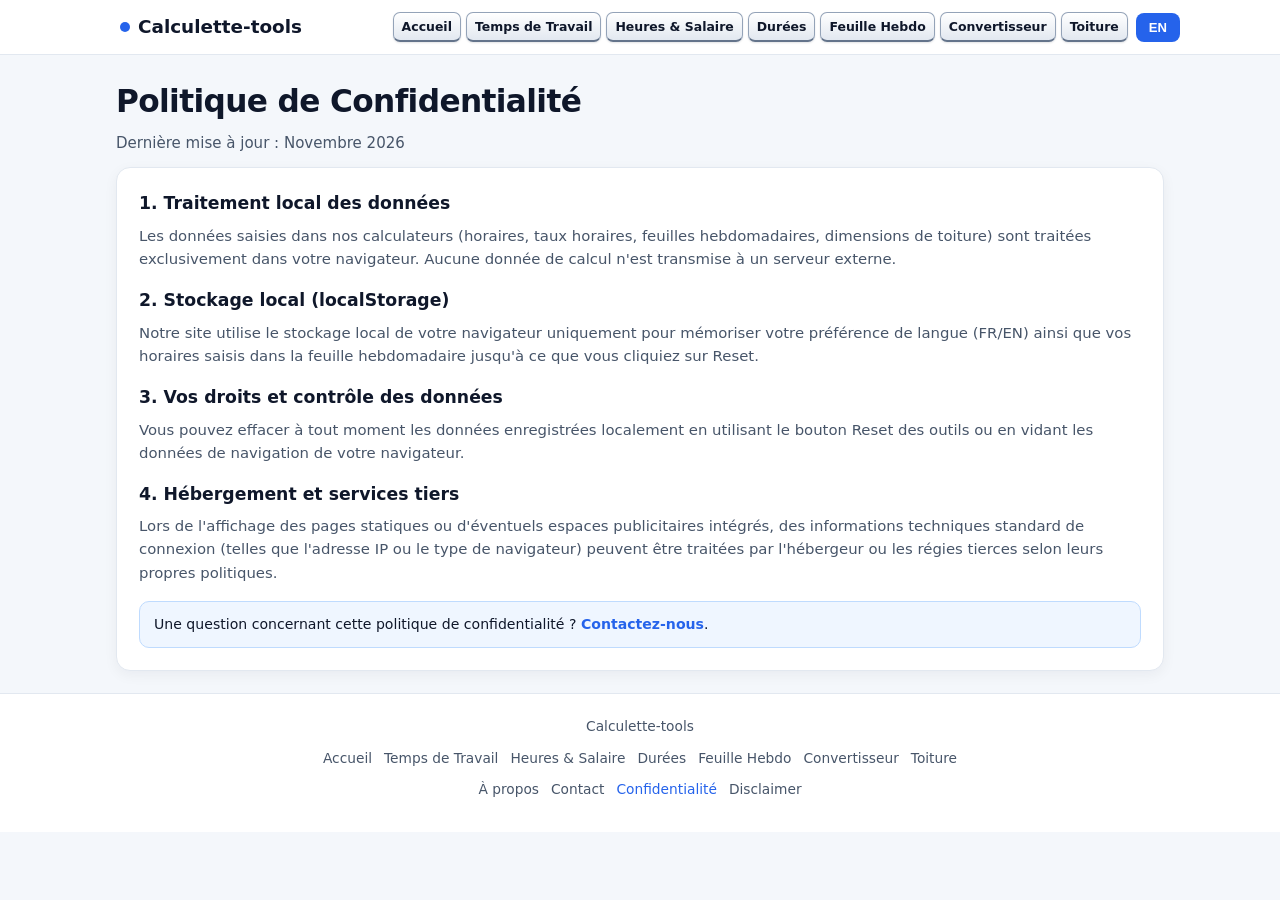
<file: privacy.html>
<!DOCTYPE html>
<html lang="fr">
<head>
<meta charset="UTF-8">
<meta name="viewport" content="width=device-width, initial-scale=1.0">
<title>Politique de Confidentialité | Calculette-tools</title>
<meta name="description" content="Politique de confidentialité et protection des données personnelles sur Calculette-tools.">
<link rel="canonical" href="https://calculette-tools.github.io/privacy.html">
<style>
  :root {
    --bg: #f4f7fb;
    --surface: #ffffff;
    --ink: #0f172a;
    --muted: #475569;
    --border: #e2e8f0;
    --primary: #2563eb;
    --primary-hover: #1d4ed8;
    --soft: #eff6ff;
    --radius: 14px;
    --shadow: 0 4px 14px rgba(15, 23, 42, 0.05);
  }
  *, *::before, *::after { box-sizing: border-box; }
  html, body {
    margin: 0;
    padding: 0;
    width: 100%;
    max-width: 100%;
    overflow-x: hidden;
    font-family: system-ui, -apple-system, "Segoe UI", Roboto, sans-serif;
    background: var(--bg);
    color: var(--ink);
    line-height: 1.55;
  }
  .container {
    width: 100%;
    max-width: 1080px;
    margin: 0 auto;
    padding: 0 16px;
  }

  /* Header */
  .site-header {
    width: 100%;
    background: var(--surface);
    border-bottom: 1px solid var(--border);
  }
  .nav-bar {
    display: flex;
    align-items: center;
    justify-content: space-between;
    flex-wrap: wrap;
    gap: 10px;
    padding: 12px 0;
  }
  .brand {
    font-weight: 800;
    font-size: 1.15rem;
    color: var(--ink);
    text-decoration: none;
    display: inline-flex;
    align-items: center;
    gap: 8px;
    margin-left: 20px;
    flex-shrink: 0;
  }
  .brand-dot {
    width: 10px;
    height: 10px;
    border-radius: 50%;
    background: var(--primary);
    display: inline-block;
  }
  .nav-right {
    display: flex;
    align-items: center;
    flex-wrap: wrap;
    gap: 8px;
    min-width: 0;
    max-width: 100%;
  }
  .site-header .nav-menu {
    display: flex;
    flex-wrap: wrap;
    gap: 5px;
    min-width: 0;
  }
  .site-header .nav-menu a {
    display: inline-flex;
    align-items: center;
    justify-content: center;
    color: #0f172a;
    background: linear-gradient(180deg, #ffffff 0%, #e2e8f0 100%);
    border: 1px solid #94a3b8;
    border-bottom: 2px solid #64748b;
    text-decoration: none;
    font-size: 0.78rem;
    font-weight: 700;
    padding: 4px 8px;
    border-radius: 7px;
    white-space: nowrap;
    box-shadow: inset 0 1px 0 #ffffff, 0 1px 2px rgba(15, 23, 42, 0.12);
    transition: transform 0.1s ease, box-shadow 0.12s ease, background 0.12s ease;
  }
  .site-header .nav-menu a:hover {
    color: var(--primary);
    background: linear-gradient(180deg, #ffffff 0%, #dbeafe 100%);
    border-color: #3b82f6;
    border-bottom-color: #1d4ed8;
    transform: translateY(-1px);
  }
  .site-header .nav-menu a.active {
    color: #ffffff;
    background: linear-gradient(180deg, #3b82f6 0%, #1d4ed8 100%);
    border-color: #1d4ed8;
    border-bottom-color: #1e3a8a;
    box-shadow: inset 0 1px 0 rgba(255, 255, 255, 0.35), 0 1px 3px rgba(29, 78, 216, 0.3);
  }
  .site-header .nav-menu a:focus-visible {
    outline: 2px solid #2563eb;
    outline-offset: 2px;
  }
  .lang-btn {
    background: var(--primary);
    color: #fff;
    border: none;
    padding: 7px 13px;
    border-radius: 8px;
    font-weight: 700;
    font-size: 0.82rem;
    cursor: pointer;
    flex-shrink: 0;
  }
  .lang-btn:hover { background: var(--primary-hover); }
  @media (max-width: 600px) {
    .site-header .nav-menu a {
      font-size: 0.76rem;
      padding: 4px 7px;
    }
  }

  /* Page Content */
  .page-head { padding: 22px 0 12px; }
  .page-head h1 {
    margin: 0 0 6px;
    font-size: clamp(1.4rem, 3vw, 1.95rem);
    letter-spacing: -0.02em;
  }
  .page-head p { margin: 0; color: var(--muted); font-size: 0.94rem; }

  .card {
    background: var(--surface);
    border: 1px solid var(--border);
    border-radius: var(--radius);
    padding: 22px;
    box-shadow: var(--shadow);
    margin-bottom: 18px;
    width: 100%;
    min-width: 0;
  }
  .card h2 {
    margin: 0 0 8px;
    font-size: 1.08rem;
  }
  .card h2:not(:first-child) {
    margin-top: 16px;
  }
  .card p {
    margin: 0 0 10px;
    color: var(--muted);
    font-size: 0.93rem;
  }
  .privacy-note {
    margin-top: 16px;
    padding: 12px 14px;
    border-radius: 10px;
    background: var(--soft);
    border: 1px solid #bfdbfe;
    color: var(--ink);
    font-size: 0.88rem;
  }
  .privacy-note a {
    color: var(--primary);
    font-weight: 700;
    text-decoration: none;
  }
  .privacy-note a:hover {
    text-decoration: underline;
  }

  /* Footer */
  .site-footer {
    width: 100%;
    border-top: 1px solid var(--border);
    background: var(--surface);
    padding: 22px 0 32px;
    text-align: center;
    font-size: 0.86rem;
    color: var(--muted);
    margin-top: 22px;
  }
  .footer-links {
    margin-top: 10px;
    display: flex;
    flex-wrap: wrap;
    justify-content: center;
    gap: 12px;
  }
  .footer-links a {
    color: var(--muted);
    text-decoration: none;
    font-weight: 500;
  }
  .footer-links a:hover,
  .footer-links a.active { color: var(--primary); }
</style>
</head>
<body>

<header class="site-header">
  <div class="container nav-bar">
    <a href="index.html" class="brand"><span class="brand-dot"></span>Calculette-tools</a>
    <div class="nav-right">
      <nav class="nav-menu">
        <a href="index.html" data-t="navHome">Accueil</a>
        <a href="working-time-calculator.html" data-t="navWt">Temps de Travail</a>
        <a href="working-hour-calculator.html" data-t="navWh">Heures &amp; Salaire</a>
        <a href="time-calculator.html" data-t="navTc">Durées</a>
        <a href="feuille-hebdo.html" data-t="navFh">Feuille Hebdo</a>
        <a href="convertisseur.html" data-t="navCv">Convertisseur</a>
        <a href="toiture-croupe.html" data-t="navTo">Toiture</a>
      </nav>
      <button type="button" id="langBtn" class="lang-btn" onclick="toggleLang()">EN</button>
    </div>
  </div>
</header>

<main class="container">
  <div class="page-head">
    <h1 data-t="title">Politique de Confidentialité</h1>
    <p data-t="sub">Dernière mise à jour : Novembre 2026</p>
  </div>

  <div class="card">
    <h2 data-t="h1">1. Traitement local des données</h2>
    <p data-t="p1">Les données saisies dans nos calculateurs (horaires, taux horaires, feuilles hebdomadaires, dimensions de toiture) sont traitées exclusivement dans votre navigateur. Aucune donnée de calcul n'est transmise à un serveur externe.</p>

    <h2 data-t="h2">2. Stockage local (localStorage)</h2>
    <p data-t="p2">Notre site utilise le stockage local de votre navigateur uniquement pour mémoriser votre préférence de langue (FR/EN) ainsi que vos horaires saisis dans la feuille hebdomadaire jusqu'à ce que vous cliquiez sur Reset.</p>

    <h2 data-t="h3">3. Vos droits et contrôle des données</h2>
    <p data-t="p3">Vous pouvez effacer à tout moment les données enregistrées localement en utilisant le bouton Reset des outils ou en vidant les données de navigation de votre navigateur.</p>

    <h2 data-t="h4">4. Hébergement et services tiers</h2>
    <p data-t="p4">Lors de l'affichage des pages statiques ou d'éventuels espaces publicitaires intégrés, des informations techniques standard de connexion (telles que l'adresse IP ou le type de navigateur) peuvent être traitées par l'hébergeur ou les régies tierces selon leurs propres politiques.</p>

    <div class="privacy-note">
      <span data-t="contactPrompt">Une question concernant cette politique de confidentialité ?</span>
      <a href="contact.html" data-t="contactLink">Contactez-nous</a>.
    </div>
  </div>
</main>

<footer class="site-footer">
  <div class="container">
    <div>Calculette-tools</div>
    <div class="footer-links">
      <a href="index.html" data-t="navHome">Accueil</a>
      <a href="working-time-calculator.html" data-t="navWt">Temps de Travail</a>
      <a href="working-hour-calculator.html" data-t="navWh">Heures &amp; Salaire</a>
      <a href="time-calculator.html" data-t="navTc">Durées</a>
      <a href="feuille-hebdo.html" data-t="navFh">Feuille Hebdo</a>
      <a href="convertisseur.html" data-t="navCv">Convertisseur</a>
      <a href="toiture-croupe.html" data-t="navTo">Toiture</a>
    </div>
    <div class="footer-links">
      <a href="about.html" data-t="navAbout">À propos</a>
      <a href="contact.html" data-t="navContact">Contact</a>
      <a href="privacy.html" class="active" data-t="navPrivacy">Confidentialité</a>
      <a href="terms.html" data-t="navDisclaimer">Disclaimer</a>
    </div>
  </div>
</footer>

<script>
  const LANG_KEY = "calculette_lang_v1";
  let lang = "fr";

  const dict = {
    fr: {
      btn: "EN",
      docTitle: "Politique de Confidentialité | Calculette-tools",
      docDesc: "Politique de confidentialité et protection des données personnelles sur Calculette-tools.",
      navHome: "Accueil", navWt: "Temps de Travail", navWh: "Heures & Salaire",
      navTc: "Durées", navFh: "Feuille Hebdo", navCv: "Convertisseur", navTo: "Toiture",
      navAbout: "À propos", navContact: "Contact", navPrivacy: "Confidentialité", navDisclaimer: "Disclaimer",
      title: "Politique de Confidentialité",
      sub: "Dernière mise à jour : Novembre 2026",
      h1: "1. Traitement local des données",
      p1: "Les données saisies dans nos calculateurs (horaires, taux horaires, feuilles hebdomadaires, dimensions de toiture) sont traitées exclusivement dans votre navigateur. Aucune donnée de calcul n'est transmise à un serveur externe.",
      h2: "2. Stockage local (localStorage)",
      p2: "Notre site utilise le stockage local de votre navigateur uniquement pour mémoriser votre préférence de langue (FR/EN) ainsi que vos horaires saisis dans la feuille hebdomadaire jusqu'à ce que vous cliquiez sur Reset.",
      h3: "3. Vos droits et contrôle des données",
      p3: "Vous pouvez effacer à tout moment les données enregistrées localement en utilisant le bouton Reset des outils ou en vidant les données de navigation de votre navigateur.",
      h4: "4. Hébergement et services tiers",
      p4: "Lors de l'affichage des pages statiques ou d'éventuels espaces publicitaires intégrés, des informations techniques standard de connexion (telles que l'adresse IP ou le type de navigateur) peuvent être traitées par l'hébergeur ou les régies tierces selon leurs propres politiques.",
      contactPrompt: "Une question concernant cette politique de confidentialité ?",
      contactLink: "Contactez-nous"
    },
    en: {
      btn: "FR",
      docTitle: "Privacy Policy | Calculette-tools",
      docDesc: "Privacy policy and data handling practices for Calculette-tools.",
      navHome: "Home", navWt: "Working Time", navWh: "Working Hours",
      navTc: "Time Calculator", navFh: "Weekly Timesheet", navCv: "Decimal Converter", navTo: "Hip Roof",
      navAbout: "About", navContact: "Contact", navPrivacy: "Privacy Policy", navDisclaimer: "Disclaimer",
      title: "Privacy Policy",
      sub: "Last updated: November 2026",
      h1: "1. Local Browser Processing",
      p1: "All inputs entered into our calculators (shift times, hourly rates, weekly timesheets, roof dimensions) are processed strictly inside your browser. No calculation data is sent to any external server.",
      h2: "2. Local Storage",
      p2: "Our website uses browser localStorage solely to remember your language preference (FR/EN) and save your weekly timesheet entries on your device until you click Reset.",
      h3: "3. Your Control Over Local Data",
      p3: "You may clear locally stored data at any time by clicking the Reset button inside any tool or clearing site data in your browser settings.",
      h4: "4. Hosting and Third-Party Services",
      p4: "When serving static pages or any embedded ad slots, standard connection metadata (such as IP address or browser type) may be handled by hosting or third-party providers under their respective privacy policies.",
      contactPrompt: "Have a question about this privacy policy?",
      contactLink: "Contact us"
    }
  };

  function applyLang() {
    document.documentElement.lang = lang;
    const d = dict[lang] || dict.fr;
    document.title = d.docTitle;
    const metaDesc = document.querySelector('meta[name="description"]');
    if (metaDesc) metaDesc.setAttribute("content", d.docDesc);

    const langBtn = document.getElementById("langBtn");
    if (langBtn) langBtn.textContent = d.btn;

    document.querySelectorAll("[data-t]").forEach(el => {
      const k = el.getAttribute("data-t");
      if (k && Object.prototype.hasOwnProperty.call(d, k)) {
        el.textContent = d[k];
      }
    });
  }

  function toggleLang() {
    lang = lang === "fr" ? "en" : "fr";
    try { localStorage.setItem(LANG_KEY, lang); } catch (e) {}
    applyLang();
  }

  try {
    const saved = localStorage.getItem(LANG_KEY);
    if (saved === "en" || saved === "fr") lang = saved;
  } catch (e) {}

  applyLang();
</script>

</body>
</html>
</file>
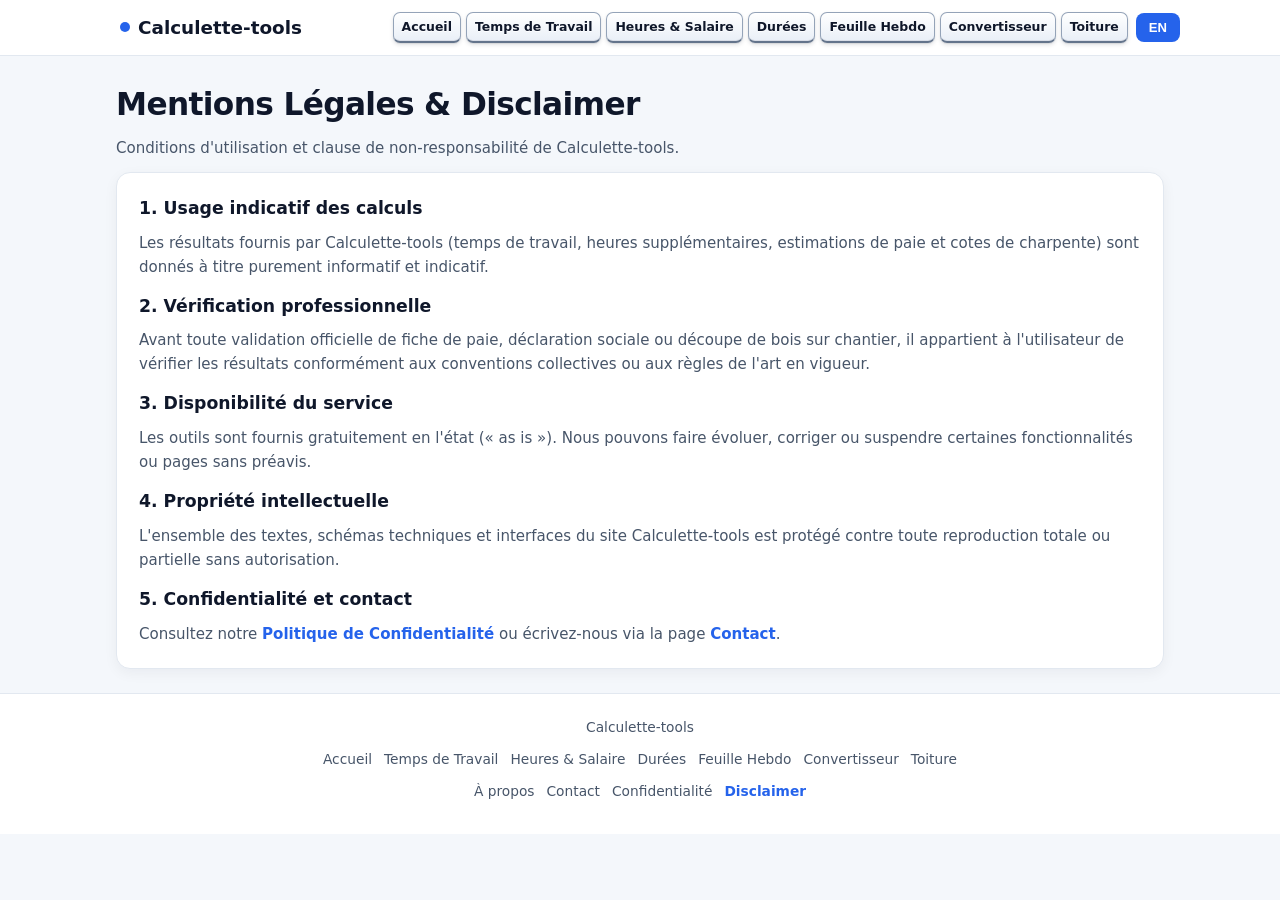
<file: terms.html>
<!DOCTYPE html>
<html lang="fr">
<head>
<meta charset="UTF-8">
<meta name="viewport" content="width=device-width, initial-scale=1.0">
<title>Mentions Légales &amp; Disclaimer | Calculette-tools</title>
<meta name="description" content="Mentions légales, conditions d'utilisation et clause de non-responsabilité de Calculette-tools.">
<link rel="canonical" href="https://calculette-tools.github.io/terms.html">
<style>
  :root {
    --bg: #f4f7fb;
    --surface: #ffffff;
    --ink: #0f172a;
    --muted: #475569;
    --border: #e2e8f0;
    --primary: #2563eb;
    --primary-hover: #1d4ed8;
    --soft: #eff6ff;
    --radius: 14px;
    --shadow: 0 4px 14px rgba(15, 23, 42, 0.05);
  }
  *, *::before, *::after { box-sizing: border-box; }
  html, body {
    margin: 0;
    padding: 0;
    width: 100%;
    max-width: 100%;
    overflow-x: hidden;
    font-family: system-ui, -apple-system, "Segoe UI", Roboto, sans-serif;
    background: var(--bg);
    color: var(--ink);
    line-height: 1.6;
  }
  .container {
    width: 100%;
    max-width: 1080px;
    margin: 0 auto;
    padding: 0 16px;
  }
  .site-header {
    width: 100%;
    background: var(--surface);
    border-bottom: 1px solid var(--border);
  }
  .nav-bar {
    display: flex;
    align-items: center;
    justify-content: space-between;
    flex-wrap: wrap;
    gap: 10px;
    padding: 12px 0;
  }
  .brand {
    font-weight: 800;
    font-size: 1.15rem;
    color: var(--ink);
    text-decoration: none;
    display: inline-flex;
    align-items: center;
    gap: 8px;
    margin-left: 20px;
    flex-shrink: 0;
  }
  .brand-dot {
    width: 10px;
    height: 10px;
    border-radius: 50%;
    background: var(--primary);
    display: inline-block;
  }
  .nav-right {
    display: flex;
    align-items: center;
    flex-wrap: wrap;
    gap: 8px;
    min-width: 0;
    max-width: 100%;
  }
  .site-header .nav-menu {
    display: flex;
    flex-wrap: wrap;
    gap: 5px;
    min-width: 0;
  }
  .site-header .nav-menu a {
    display: inline-flex;
    align-items: center;
    justify-content: center;
    color: #0f172a;
    background: linear-gradient(180deg, #ffffff 0%, #e9eff7 100%);
    border: 1px solid #94a3b8;
    border-bottom: 2px solid #64748b;
    text-decoration: none;
    font-size: 0.78rem;
    font-weight: 700;
    padding: 4px 8px;
    border-radius: 7px;
    white-space: nowrap;
    box-shadow:
      inset 0 1px 0 rgba(255, 255, 255, 0.95),
      inset 0 -1px 0 rgba(15, 23, 42, 0.08),
      0 2px 4px rgba(15, 23, 42, 0.12),
      0 1px 1px rgba(15, 23, 42, 0.08);
    text-shadow: 0 1px 0 rgba(255, 255, 255, 0.9);
    transition:
      background 0.15s ease,
      color 0.15s ease,
      border-color 0.15s ease,
      transform 0.1s ease,
      box-shadow 0.15s ease;
  }
  .site-header .nav-menu a:hover {
    color: #1d4ed8;
    background: linear-gradient(180deg, #ffffff 0%, #dbeafe 100%);
    border-color: #3b82f6;
    border-bottom-color: #1d4ed8;
    transform: translateY(-1px);
    box-shadow:
      inset 0 1px 0 rgba(255, 255, 255, 1),
      0 4px 10px rgba(37, 99, 235, 0.2),
      0 1px 2px rgba(15, 23, 42, 0.1);
  }
  .site-header .nav-menu a:active {
    transform: translateY(1px);
    box-shadow:
      inset 0 2px 4px rgba(15, 23, 42, 0.16),
      0 1px 1px rgba(255, 255, 255, 0.7);
  }
  .site-header .nav-menu a.active {
    color: #ffffff;
    background: linear-gradient(180deg, #3b82f6 0%, #1d4ed8 100%);
    border-color: #1d4ed8;
    border-bottom-color: #1e3a8a;
    text-shadow: 0 -1px 0 rgba(15, 23, 42, 0.35);
    box-shadow:
      inset 0 1px 0 rgba(255, 255, 255, 0.35),
      inset 0 -1px 0 rgba(15, 23, 42, 0.25),
      0 3px 8px rgba(29, 78, 216, 0.35);
  }
  .site-header .nav-menu a:focus-visible {
    outline: 2px solid #2563eb;
    outline-offset: 2px;
  }
  .lang-btn {
    background: var(--primary);
    color: #fff;
    border: none;
    padding: 7px 13px;
    border-radius: 8px;
    font-weight: 700;
    font-size: 0.82rem;
    cursor: pointer;
    flex-shrink: 0;
  }
  .lang-btn:hover { background: var(--primary-hover); }
  @media (max-width: 600px) {
    .site-header .nav-menu a {
      font-size: 0.76rem;
      padding: 4px 7px;
    }
  }
  .page-head { padding: 24px 0 12px; }
  .page-head h1 {
    margin: 0 0 6px;
    font-size: clamp(1.4rem, 3vw, 1.95rem);
    letter-spacing: -0.02em;
  }
  .page-head p { margin: 0; color: var(--muted); font-size: 0.94rem; }
  .card {
    background: var(--surface);
    border: 1px solid var(--border);
    border-radius: var(--radius);
    padding: 22px;
    box-shadow: var(--shadow);
    margin-bottom: 24px;
  }
  .card h2 { margin: 0 0 8px; font-size: 1.08rem; }
  .card p { margin: 0 0 14px; color: var(--muted); font-size: 0.94rem; }
  .card a { color: var(--primary); font-weight: 600; text-decoration: none; }
  .card a:hover { text-decoration: underline; }
  .site-footer {
    width: 100%;
    border-top: 1px solid var(--border);
    background: var(--surface);
    padding: 22px 0 32px;
    text-align: center;
    font-size: 0.86rem;
    color: var(--muted);
    margin-top: 24px;
  }
  .footer-links {
    margin-top: 10px;
    display: flex;
    flex-wrap: wrap;
    justify-content: center;
    gap: 12px;
  }
  .footer-links a {
    color: var(--muted);
    text-decoration: none;
    font-weight: 500;
  }
  .footer-links a:hover, .footer-links a.active { color: var(--primary); font-weight: 700; }
</style>
</head>
<body>

<header class="site-header">
  <div class="container nav-bar">
    <a href="index.html" class="brand"><span class="brand-dot"></span>Calculette-tools</a>
    <div class="nav-right">
      <nav class="nav-menu">
        <a href="index.html" data-t="navHome">Accueil</a>
        <a href="working-time-calculator.html" data-t="navWt">Temps de Travail</a>
        <a href="working-hour-calculator.html" data-t="navWh">Heures &amp; Salaire</a>
        <a href="time-calculator.html" data-t="navTc">Durées</a>
        <a href="feuille-hebdo.html" data-t="navFh">Feuille Hebdo</a>
        <a href="convertisseur.html" data-t="navCv">Convertisseur</a>
        <a href="toiture-croupe.html" data-t="navTo">Toiture</a>
      </nav>
      <button type="button" id="langBtn" class="lang-btn" onclick="toggleLang()">EN</button>
    </div>
  </div>
</header>

<main class="container">
  <div class="page-head">
    <h1 data-t="title">Mentions Légales &amp; Disclaimer</h1>
    <p data-t="sub">Conditions d'utilisation et clause de non-responsabilité de Calculette-tools.</p>
  </div>

  <div class="card">
    <h2 data-t="h1">1. Usage indicatif des calculs</h2>
    <p data-t="p1">Les résultats fournis par Calculette-tools (temps de travail, heures supplémentaires, estimations de paie et cotes de charpente) sont donnés à titre purement informatif et indicatif.</p>

    <h2 data-t="h2">2. Vérification professionnelle</h2>
    <p data-t="p2">Avant toute validation officielle de fiche de paie, déclaration sociale ou découpe de bois sur chantier, il appartient à l'utilisateur de vérifier les résultats conformément aux conventions collectives ou aux règles de l'art en vigueur.</p>

    <h2 data-t="h3">3. Disponibilité du service</h2>
    <p data-t="p3">Les outils sont fournis gratuitement en l'état (« as is »). Nous pouvons faire évoluer, corriger ou suspendre certaines fonctionnalités ou pages sans préavis.</p>

    <h2 data-t="h4">4. Propriété intellectuelle</h2>
    <p data-t="p4">L'ensemble des textes, schémas techniques et interfaces du site Calculette-tools est protégé contre toute reproduction totale ou partielle sans autorisation.</p>

    <h2 data-t="h5">5. Confidentialité et contact</h2>
    <p id="p5Body" style="margin-bottom:0;"></p>
  </div>
</main>

<footer class="site-footer">
  <div class="container">
    <div>Calculette-tools</div>
    <div class="footer-links">
      <a href="index.html" data-t="navHome">Accueil</a>
      <a href="working-time-calculator.html" data-t="navWt">Temps de Travail</a>
      <a href="working-hour-calculator.html" data-t="navWh">Heures &amp; Salaire</a>
      <a href="time-calculator.html" data-t="navTc">Durées</a>
      <a href="feuille-hebdo.html" data-t="navFh">Feuille Hebdo</a>
      <a href="convertisseur.html" data-t="navCv">Convertisseur</a>
      <a href="toiture-croupe.html" data-t="navTo">Toiture</a>
    </div>
    <div class="footer-links">
      <a href="about.html" data-t="navAbout">À propos</a>
      <a href="contact.html" data-t="navContact">Contact</a>
      <a href="privacy.html" data-t="navPrivacy">Confidentialité</a>
      <a href="terms.html" class="active" data-t="navDisclaimer">Disclaimer</a>
    </div>
  </div>
</footer>

<script>
  const LANG_KEY = "calculette_lang_v1";
  let lang = "fr";

  const dict = {
    fr: {
      docTitle: "Mentions Légales & Disclaimer | Calculette-tools",
      docDesc: "Mentions légales, conditions d'utilisation et clause de non-responsabilité de Calculette-tools.",
      btn: "EN",
      navHome: "Accueil", navWt: "Temps de Travail", navWh: "Heures & Salaire",
      navTc: "Durées", navFh: "Feuille Hebdo", navCv: "Convertisseur", navTo: "Toiture",
      navAbout: "À propos", navContact: "Contact", navPrivacy: "Confidentialité", navDisclaimer: "Disclaimer",
      title: "Mentions Légales & Disclaimer",
      sub: "Conditions d'utilisation et clause de non-responsabilité de Calculette-tools.",
      h1: "1. Usage indicatif des calculs",
      p1: "Les résultats fournis par Calculette-tools (temps de travail, heures supplémentaires, estimations de paie et cotes de charpente) sont donnés à titre purement informatif et indicatif.",
      h2: "2. Vérification professionnelle",
      p2: "Avant toute validation officielle de fiche de paie, déclaration sociale ou découpe de bois sur chantier, il appartient à l'utilisateur de vérifier les résultats conformément aux conventions collectives ou aux règles de l'art en vigueur.",
      h3: "3. Disponibilité du service",
      p3: "Les outils sont fournis gratuitement en l'état (« as is »). Nous pouvons faire évoluer, corriger ou suspendre certaines fonctionnalités ou pages sans préavis.",
      h4: "4. Propriété intellectuelle",
      p4: "L'ensemble des textes, schémas techniques et interfaces du site Calculette-tools est protégé contre toute reproduction totale ou partielle sans autorisation.",
      h5: "5. Confidentialité et contact",
      p5Before: "Consultez notre ",
      p5Privacy: "Politique de Confidentialité",
      p5Mid: " ou écrivez-nous via la page ",
      p5Contact: "Contact",
      p5After: "."
    },
    en: {
      docTitle: "Legal Notice & Disclaimer | Calculette-tools",
      docDesc: "Terms of use and disclaimer for Calculette-tools online calculators.",
      btn: "FR",
      navHome: "Home", navWt: "Working Time", navWh: "Working Hours",
      navTc: "Time Calculator", navFh: "Weekly Timesheet", navCv: "Decimal Converter", navTo: "Hip Roof",
      navAbout: "About", navContact: "Contact", navPrivacy: "Privacy Policy", navDisclaimer: "Disclaimer",
      title: "Legal Notice & Disclaimer",
      sub: "Terms of use and disclaimer for Calculette-tools online calculators.",
      h1: "1. Informational Purpose Only",
      p1: "All results generated by Calculette-tools (working time, overtime hours, pay estimates, and roof framing angles) are provided for informational purposes only.",
      h2: "2. Professional Verification",
      p2: "Before finalizing payroll records, legal filings, or structural timber cuts on site, users should verify all figures against applicable labor agreements or engineering standards.",
      h3: "3. Service Availability",
      p3: "Tools are provided free of charge on an \"as is\" basis. Features, layouts, or pages may be updated, corrected, or discontinued without prior notice.",
      h4: "4. Intellectual Property",
      p4: "All text, technical diagrams, and interface elements on Calculette-tools are protected against unauthorized reproduction in whole or in part.",
      h5: "5. Privacy and Contact",
      p5Before: "Read our ",
      p5Privacy: "Privacy Policy",
      p5Mid: " or reach out via the ",
      p5Contact: "Contact",
      p5After: " page."
    }
  };

  function renderContactParagraph(d) {
    const p5 = document.getElementById("p5Body");
    if (!p5) return;
    p5.textContent = "";

    p5.appendChild(document.createTextNode(d.p5Before));

    const privLink = document.createElement("a");
    privLink.href = "privacy.html";
    privLink.textContent = d.p5Privacy;
    p5.appendChild(privLink);

    p5.appendChild(document.createTextNode(d.p5Mid));

    const contactLink = document.createElement("a");
    contactLink.href = "contact.html";
    contactLink.textContent = d.p5Contact;
    p5.appendChild(contactLink);

    p5.appendChild(document.createTextNode(d.p5After));
  }

  function applyLang() {
    document.documentElement.lang = lang;
    const d = dict[lang];
    document.title = d.docTitle;
    const metaDesc = document.querySelector('meta[name="description"]');
    if (metaDesc) metaDesc.setAttribute("content", d.docDesc);

    document.getElementById("langBtn").textContent = d.btn;
    document.querySelectorAll("[data-t]").forEach(function(el) {
      const k = el.getAttribute("data-t");
      if (d[k]) el.textContent = d[k];
    });
    renderContactParagraph(d);
  }

  function toggleLang() {
    lang = lang === "fr" ? "en" : "fr";
    try { localStorage.setItem(LANG_KEY, lang); } catch (e) {}
    applyLang();
  }

  try {
    if (localStorage.getItem(LANG_KEY) === "en") lang = "en";
  } catch (e) {}

  applyLang();
</script>

</body>
</html>
</file>
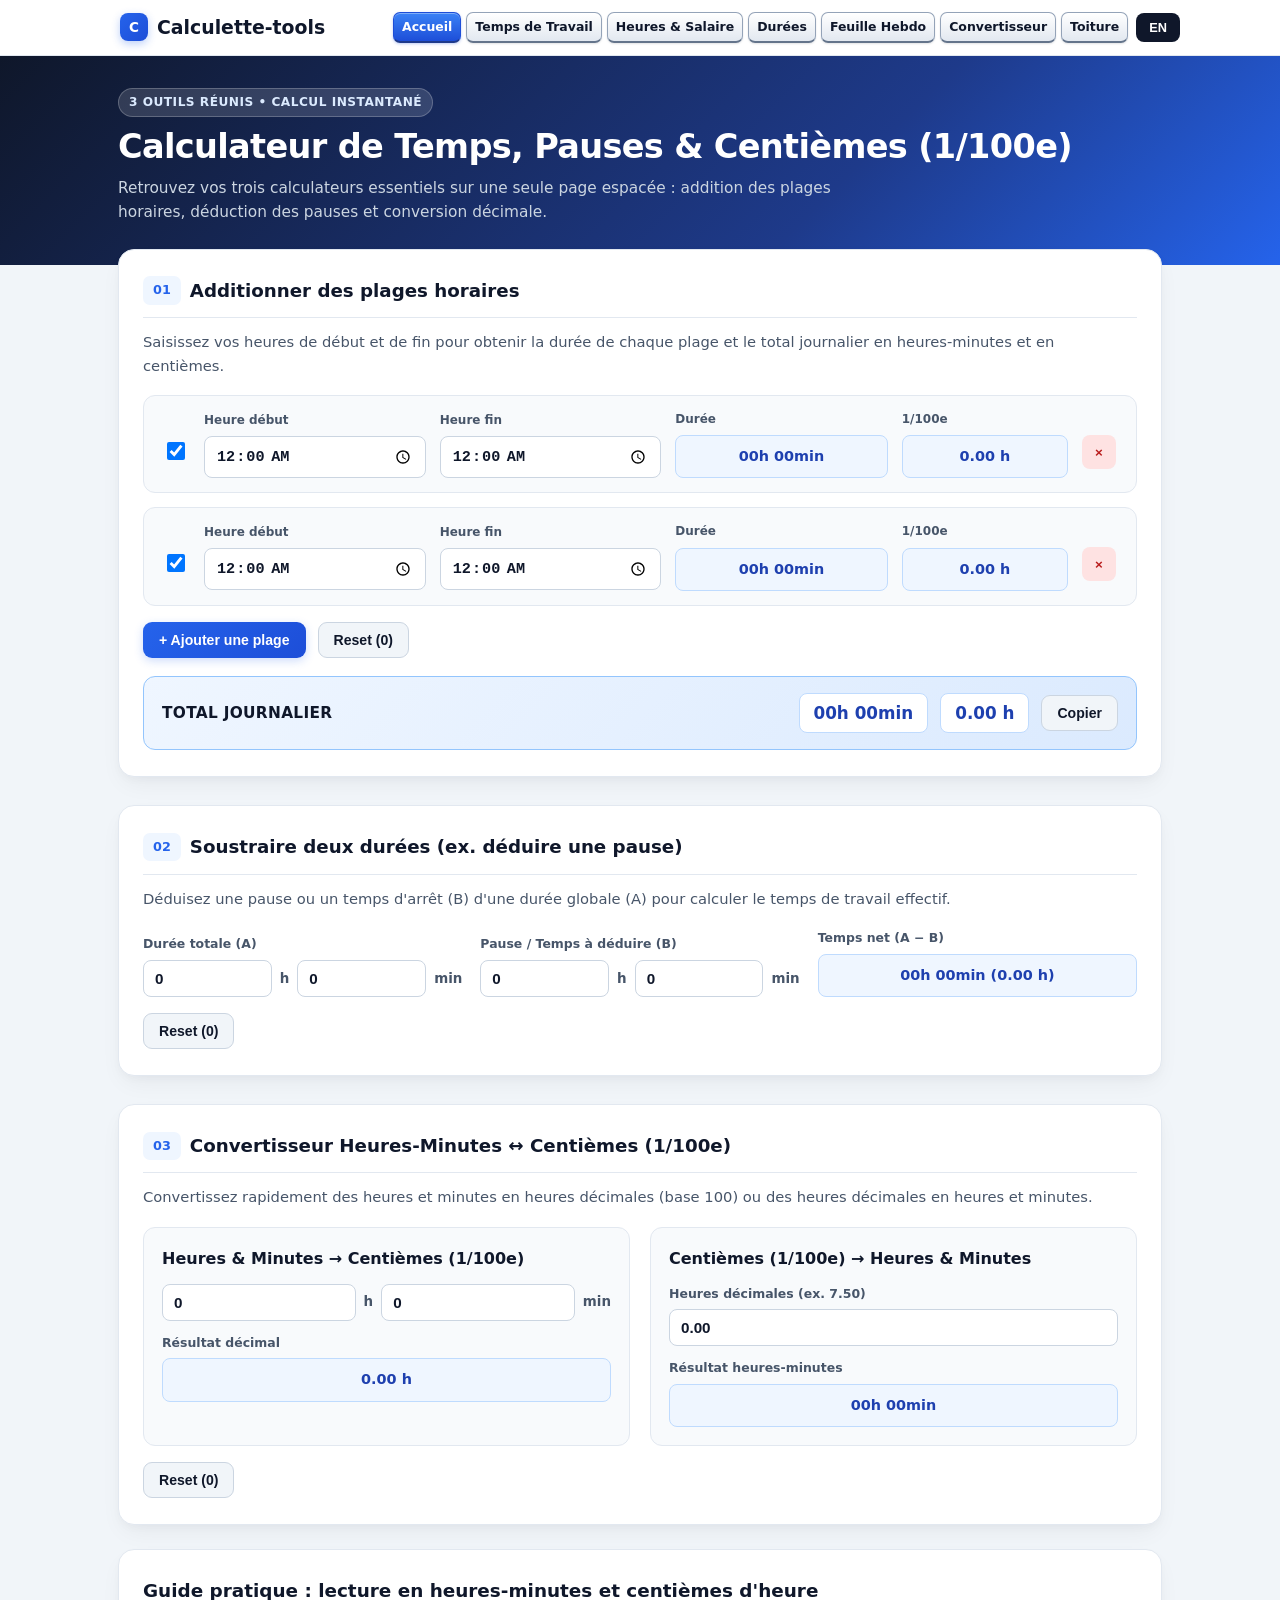
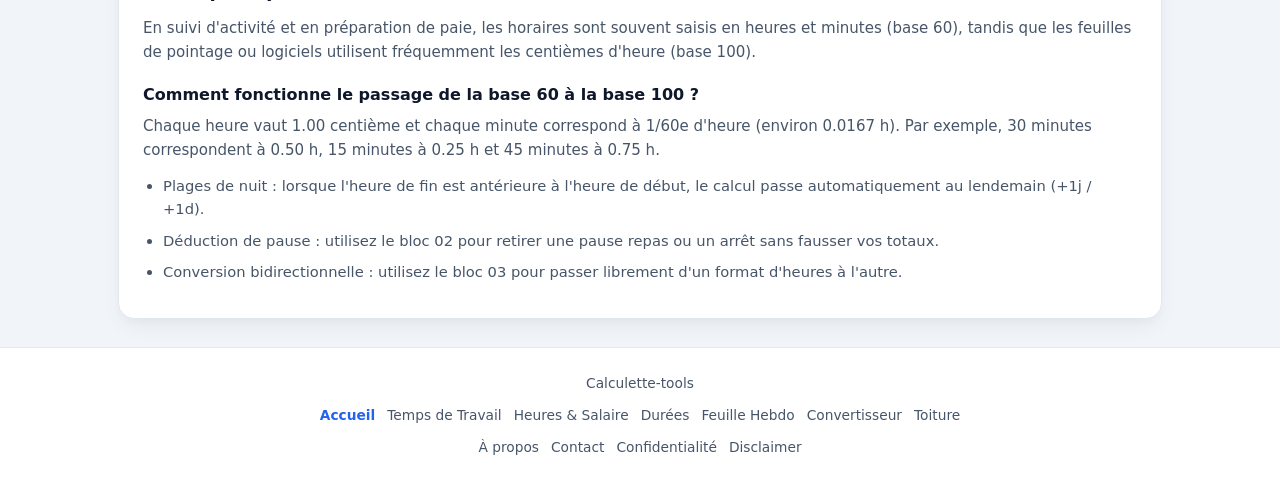
<file: test-page-1.html>
<!DOCTYPE html>
<html lang="fr">
<head>
<meta charset="UTF-8">
<meta name="viewport" content="width=device-width, initial-scale=1.0">
<title>Calculette-tools | 3 Outils Temps &amp; 1/100e</title>
<meta name="description" content="Additionnez vos plages horaires, soustrayez vos pauses et convertissez vos heures-minutes en centièmes d'heure (1/100e) sur une seule page.">
<link rel="canonical" href="https://calculette-tools.github.io/">
<style>
  :root {
    --bg: #f1f5f9;
    --surface: #ffffff;
    --ink: #0f172a;
    --muted: #475569;
    --border: #e2e8f0;
    --primary: #2563eb;
    --primary-dark: #1e40af;
    --primary-hover: #1d4ed8;
    --soft: #eff6ff;
    --warn-bg: #fffbeb;
    --warn-border: #fde68a;
    --warn-ink: #92400e;
    --radius: 16px;
    --shadow: 0 10px 25px -5px rgba(15, 23, 42, 0.06), 0 4px 10px -2px rgba(15, 23, 42, 0.03);
  }
  *, *::before, *::after { box-sizing: border-box; }
  html, body {
    margin: 0;
    padding: 0;
    width: 100%;
    max-width: 100%;
    overflow-x: hidden;
    font-family: system-ui, -apple-system, "Segoe UI", Roboto, sans-serif;
    background: var(--bg);
    color: var(--ink);
    line-height: 1.6;
  }
  .container {
    width: 100%;
    max-width: 1080px;
    margin: 0 auto;
    padding: 0 18px;
  }

  /* Header */
  .site-header {
    width: 100%;
    background: rgba(255, 255, 255, 0.96);
    backdrop-filter: blur(8px);
    border-bottom: 1px solid var(--border);
    position: sticky;
    top: 0;
    z-index: 20;
  }
  .nav-bar {
    display: flex;
    align-items: center;
    justify-content: space-between;
    flex-wrap: wrap;
    gap: 10px;
    padding: 12px 0;
  }
  .brand {
    font-weight: 800;
    font-size: 1.18rem;
    color: var(--ink);
    text-decoration: none;
    display: inline-flex;
    align-items: center;
    gap: 9px;
    margin-left: 20px;
    flex-shrink: 0;
  }
  .brand-badge {
    width: 28px;
    height: 28px;
    border-radius: 8px;
    background: linear-gradient(135deg, #2563eb, #1d4ed8);
    color: #fff;
    display: inline-flex;
    align-items: center;
    justify-content: center;
    font-size: 0.85rem;
    font-weight: 900;
    box-shadow: 0 3px 8px rgba(37, 99, 235, 0.3);
  }
  .nav-right {
    display: flex;
    align-items: center;
    flex-wrap: wrap;
    gap: 8px;
    min-width: 0;
    max-width: 100%;
  }
  .site-header .nav-menu {
    display: flex;
    flex-wrap: wrap;
    gap: 5px;
    min-width: 0;
  }
  .site-header .nav-menu a {
    display: inline-flex;
    align-items: center;
    justify-content: center;
    color: #0f172a;
    background: linear-gradient(180deg, #ffffff 0%, #e2e8f0 100%);
    border: 1px solid #94a3b8;
    border-bottom: 2px solid #64748b;
    text-decoration: none;
    font-size: 0.78rem;
    font-weight: 700;
    padding: 4px 8px;
    border-radius: 7px;
    white-space: nowrap;
    box-shadow: inset 0 1px 0 #ffffff, 0 1px 2px rgba(15, 23, 42, 0.12);
    transition: transform 0.1s ease, box-shadow 0.12s ease, background 0.12s ease;
  }
  .site-header .nav-menu a:hover {
    color: #1d4ed8;
    background: linear-gradient(180deg, #ffffff 0%, #dbeafe 100%);
    border-color: #3b82f6;
    border-bottom-color: #1d4ed8;
    transform: translateY(-1px);
  }
  .site-header .nav-menu a:active {
    transform: translateY(1px);
  }
  .site-header .nav-menu a.active {
    color: #ffffff;
    background: linear-gradient(180deg, #3b82f6 0%, #1d4ed8 100%);
    border-color: #1d4ed8;
    border-bottom-color: #1e3a8a;
    box-shadow: inset 0 1px 0 rgba(255, 255, 255, 0.35), 0 1px 3px rgba(29, 78, 216, 0.3);
  }
  .lang-btn {
    background: var(--ink);
    color: #fff;
    border: none;
    padding: 7px 13px;
    border-radius: 8px;
    font-weight: 700;
    font-size: 0.8rem;
    cursor: pointer;
    flex-shrink: 0;
  }
  .lang-btn:hover { background: var(--primary); }
  @media (max-width: 600px) {
    .site-header .nav-menu a {
      font-size: 0.76rem;
      padding: 4px 7px;
    }
  }

  /* Hero */
  .hero-banner {
    background: linear-gradient(135deg, #0f172a 0%, #1e3a8a 65%, #2563eb 100%);
    color: #fff;
    padding: 32px 0 40px;
    margin-bottom: -16px;
  }
  .hero-pill {
    display: inline-block;
    background: rgba(255, 255, 255, 0.14);
    border: 1px solid rgba(255, 255, 255, 0.22);
    color: #dbeafe;
    font-size: 0.76rem;
    font-weight: 700;
    letter-spacing: 0.04em;
    text-transform: uppercase;
    padding: 4px 10px;
    border-radius: 999px;
    margin-bottom: 10px;
  }
  .hero-banner h1 {
    margin: 0 0 8px;
    font-size: clamp(1.5rem, 3.2vw, 2.1rem);
    letter-spacing: -0.02em;
    line-height: 1.2;
  }
  .hero-banner p {
    margin: 0;
    color: #cbd5e1;
    font-size: 0.96rem;
    max-width: 720px;
  }

  /* Stacked Tool Sections */
  .tools-stack {
    display: flex;
    flex-direction: column;
    gap: 28px;
    padding-bottom: 24px;
  }

  .card {
    background: var(--surface);
    border: 1px solid var(--border);
    border-radius: var(--radius);
    padding: 26px 24px;
    box-shadow: var(--shadow);
    width: 100%;
    min-width: 0;
  }
  .card-head {
    display: flex;
    flex-wrap: wrap;
    align-items: center;
    justify-content: space-between;
    gap: 10px;
    margin-bottom: 12px;
    padding-bottom: 12px;
    border-bottom: 1px solid var(--border);
  }
  .card-head h2 {
    margin: 0;
    font-size: 1.14rem;
    display: flex;
    align-items: center;
    gap: 9px;
  }
  .step-tag {
    background: var(--soft);
    color: var(--primary);
    font-size: 0.8rem;
    font-weight: 800;
    padding: 4px 10px;
    border-radius: 7px;
  }
  .tool-intro {
    margin: 0 0 18px;
    color: var(--muted);
    font-size: 0.92rem;
  }

  /* Tool 1 Cells: Time Slot Row */
  .slot-row {
    display: grid;
    grid-template-columns: 30px minmax(0, 1.2fr) minmax(0, 1.2fr) minmax(0, 1.15fr) minmax(0, 0.9fr) 38px;
    gap: 14px;
    align-items: center;
    padding: 14px 16px;
    border: 1px solid var(--border);
    border-radius: 12px;
    margin-bottom: 14px;
    background: #f8fafc;
  }
  .slot-row:hover {
    border-color: #cbd5e1;
    background: #ffffff;
  }
  .slot-row.disabled { opacity: 0.5; }
  .slot-check {
    width: 18px;
    height: 18px;
    cursor: pointer;
    justify-self: center;
    margin-top: 16px;
  }
  @media (max-width: 760px) {
    .slot-row {
      grid-template-columns: 32px repeat(2, minmax(0, 1fr)) 38px;
      gap: 12px;
    }
    .slot-check, .del-btn { margin-top: 0; }
  }
  .slot-field label {
    display: block;
    font-size: 0.75rem;
    font-weight: 700;
    color: var(--muted);
    margin-bottom: 6px;
  }
  input[type="time"], input[type="number"] {
    width: 100%;
    min-width: 0;
    padding: 9px 11px;
    border: 1px solid #cbd5e1;
    border-radius: 8px;
    font-size: 0.95rem;
    font-weight: 600;
    background: #fff;
    color: var(--ink);
  }
  input:focus {
    outline: none;
    border-color: var(--primary);
    box-shadow: 0 0 0 3px rgba(37, 99, 235, 0.14);
  }
  .out-pill {
    padding: 9px 12px;
    background: var(--soft);
    border: 1px solid #bfdbfe;
    border-radius: 8px;
    font-weight: 800;
    font-size: 0.9rem;
    color: var(--primary-dark);
    text-align: center;
    white-space: nowrap;
  }
  .overnight-tag {
    display: inline-block;
    margin-left: 5px;
    padding: 1px 6px;
    border-radius: 999px;
    background: #dbeafe;
    color: #1e40af;
    font-size: 0.7rem;
    font-weight: 800;
    vertical-align: middle;
  }
  .del-btn {
    background: #fee2e2;
    color: #b91c1c;
    border: none;
    width: 34px;
    height: 34px;
    border-radius: 8px;
    font-weight: 700;
    cursor: pointer;
    margin-top: 16px;
  }
  .del-btn:hover:not(:disabled) { background: #fecaca; }
  .del-btn:disabled { opacity: 0.35; cursor: not-allowed; }

  .toolbar {
    display: flex;
    flex-wrap: wrap;
    gap: 12px;
    margin: 16px 0 18px;
  }
  .btn {
    background: linear-gradient(135deg, #2563eb, #1d4ed8);
    color: #fff;
    border: none;
    padding: 9px 16px;
    border-radius: 9px;
    font-weight: 700;
    font-size: 0.88rem;
    cursor: pointer;
    box-shadow: 0 3px 10px rgba(37, 99, 235, 0.22);
  }
  .btn:hover { transform: translateY(-1px); }
  .btn-sec {
    background: #f1f5f9;
    color: var(--ink);
    border: 1px solid #cbd5e1;
    padding: 9px 15px;
    border-radius: 9px;
    font-weight: 600;
    font-size: 0.88rem;
    cursor: pointer;
  }
  .btn-sec:hover { background: #e2e8f0; }

  .total-bar {
    display: flex;
    flex-wrap: wrap;
    align-items: center;
    justify-content: space-between;
    gap: 14px;
    padding: 16px 18px;
    background: linear-gradient(135deg, #eff6ff 0%, #dbeafe 100%);
    border: 1px solid #93c5fd;
    border-radius: 12px;
  }
  .total-label {
    font-size: 0.96rem;
    font-weight: 800;
    letter-spacing: 0.02em;
    color: var(--ink);
  }
  .total-vals {
    display: flex;
    flex-wrap: wrap;
    gap: 12px;
    align-items: center;
  }
  .total-badge {
    background: #fff;
    border: 1px solid #bfdbfe;
    padding: 6px 14px;
    border-radius: 8px;
    font-weight: 800;
    font-size: 1.05rem;
    color: var(--primary-dark);
  }
  .notice-box {
    margin-top: 12px;
    padding: 10px 14px;
    border-radius: 9px;
    background: var(--warn-bg);
    border: 1px solid var(--warn-border);
    color: var(--warn-ink);
    font-size: 0.86rem;
    font-weight: 600;
    display: none;
  }

  /* Tool 2 & Tool 3 Grids with Generous Cell Spacing */
  .sub-grid {
    display: grid;
    grid-template-columns: repeat(auto-fit, minmax(min(100%, 240px), 1fr));
    gap: 18px;
    align-items: end;
  }
  .hm-pair {
    display: flex;
    align-items: center;
    gap: 8px;
  }
  .hm-pair span {
    font-size: 0.84rem;
    font-weight: 700;
    color: var(--muted);
  }

  .conv-grid {
    display: grid;
    grid-template-columns: repeat(auto-fit, minmax(min(100%, 300px), 1fr));
    gap: 20px;
  }
  .conv-box {
    background: #f8fafc;
    border: 1px solid var(--border);
    border-radius: 12px;
    padding: 18px;
    display: flex;
    flex-direction: column;
    gap: 12px;
  }
  .conv-box h3 {
    margin: 0;
    font-size: 1rem;
    color: var(--ink);
  }

  /* Editorial Guide Content Below the 3 Tools */
  .guide-card {
    background: var(--surface);
    border: 1px solid var(--border);
    border-radius: var(--radius);
    padding: 26px 24px;
    box-shadow: var(--shadow);
    margin-bottom: 24px;
  }
  .guide-card h2 {
    margin: 0 0 10px;
    font-size: 1.15rem;
  }
  .guide-card h3 {
    margin: 18px 0 6px;
    font-size: 1rem;
  }
  .guide-card p {
    margin: 0 0 12px;
    color: var(--muted);
    font-size: 0.94rem;
  }
  .guide-list {
    margin: 8px 0 0;
    padding-left: 20px;
    color: var(--muted);
    font-size: 0.92rem;
  }
  .guide-list li {
    margin-bottom: 8px;
  }

  /* Footer */
  .site-footer {
    width: 100%;
    border-top: 1px solid var(--border);
    background: var(--surface);
    padding: 24px 0 34px;
    text-align: center;
    font-size: 0.86rem;
    color: var(--muted);
    margin-top: 28px;
  }
  .footer-links {
    margin-top: 10px;
    display: flex;
    flex-wrap: wrap;
    justify-content: center;
    gap: 12px;
  }
  .footer-links a {
    color: var(--muted);
    text-decoration: none;
    font-weight: 500;
  }
  .footer-links a:hover,
  .footer-links a.active {
    color: var(--primary);
    font-weight: 700;
  }
</style>
</head>
<body>

<header class="site-header">
  <div class="container nav-bar">
    <a href="index.html" class="brand"><span class="brand-badge">C</span>Calculette-tools</a>
    <div class="nav-right">
      <nav class="nav-menu">
        <a href="index.html" class="active" data-t="navHome">Accueil</a>
        <a href="working-time-calculator.html" data-t="navWt">Temps de Travail</a>
        <a href="working-hour-calculator.html" data-t="navWh">Heures &amp; Salaire</a>
        <a href="time-calculator.html" data-t="navTc">Durées</a>
        <a href="feuille-hebdo.html" data-t="navFh">Feuille Hebdo</a>
        <a href="convertisseur.html" data-t="navCv">Convertisseur</a>
        <a href="toiture-croupe.html" data-t="navTo">Toiture</a>
      </nav>
      <button type="button" id="langBtn" class="lang-btn" onclick="toggleLang()">EN</button>
    </div>
  </div>
</header>

<section class="hero-banner">
  <div class="container">
    <span class="hero-pill" data-t="heroPill">3 Outils Réunis • Calcul Instantané</span>
    <h1 data-t="pageTitle">Calculateur de Temps, Pauses &amp; Centièmes (1/100e)</h1>
    <p data-t="pageSub">Retrouvez vos trois calculateurs essentiels sur une seule page espacée : addition des plages horaires, déduction des pauses et conversion décimale.</p>
  </div>
</section>

<main class="container">
  <div class="tools-stack">

    <!-- TOOL 01: Add Time Slots -->
    <section class="card" aria-labelledby="t1Heading">
      <div class="card-head">
        <h2 id="t1Heading"><span class="step-tag">01</span> <span data-t="secAddTitle">Additionner des plages horaires</span></h2>
      </div>
      <p class="tool-intro" data-t="secAddDesc">Saisissez vos heures de début et de fin pour obtenir la durée de chaque plage et le total journalier en heures-minutes et en centièmes.</p>

      <div id="slotsContainer"></div>

      <div class="toolbar">
        <button type="button" class="btn" id="addSlotBtn" data-t="btnAddSlot">+ Ajouter une plage</button>
        <button type="button" class="btn-sec" id="resetSlotsBtn" data-t="btnReset">Reset (0)</button>
      </div>

      <div class="total-bar">
        <span class="total-label" data-t="lblTotal">TOTAL JOURNALIER</span>
        <div class="total-vals">
          <span class="total-badge" id="totalHM">00h 00min</span>
          <span class="total-badge" id="totalDec">0.00 h</span>
          <button type="button" class="btn-sec" id="copyTotalBtn" data-t="btnCopy">Copier</button>
        </div>
      </div>
    </section>

    <!-- TOOL 02: Subtract Durations -->
    <section class="card" aria-labelledby="t2Heading">
      <div class="card-head">
        <h2 id="t2Heading"><span class="step-tag">02</span> <span data-t="secSubTitle">Soustraire deux durées (ex. déduire une pause)</span></h2>
      </div>
      <p class="tool-intro" data-t="secSubDesc">Déduisez une pause ou un temps d'arrêt (B) d'une durée globale (A) pour calculer le temps de travail effectif.</p>

      <div class="sub-grid">
        <div>
          <label for="subAh" data-t="lblDurA" style="display:block;font-size:0.78rem;font-weight:700;color:var(--muted);margin-bottom:6px;">Durée totale (A)</label>
          <div class="hm-pair">
            <input type="number" id="subAh" min="0" value="0">
            <span>h</span>
            <input type="number" id="subAm" min="0" max="59" value="0">
            <span>min</span>
          </div>
        </div>

        <div>
          <label for="subBh" data-t="lblDurB" style="display:block;font-size:0.78rem;font-weight:700;color:var(--muted);margin-bottom:6px;">Pause / Temps à déduire (B)</label>
          <div class="hm-pair">
            <input type="number" id="subBh" min="0" value="0">
            <span>h</span>
            <input type="number" id="subBm" min="0" max="59" value="0">
            <span>min</span>
          </div>
        </div>

        <div>
          <label data-t="lblNetResult" style="display:block;font-size:0.78rem;font-weight:700;color:var(--muted);margin-bottom:6px;">Temps net (A − B)</label>
          <div class="out-pill" id="subOut">00h 00min (0.00 h)</div>
        </div>
      </div>

      <div id="subNotice" class="notice-box" role="status"></div>

      <div class="toolbar" style="margin-bottom:0;">
        <button type="button" class="btn-sec" id="resetSubBtn" data-t="btnReset">Reset (0)</button>
      </div>
    </section>

    <!-- TOOL 03: Decimal 1/100e Converter -->
    <section class="card" aria-labelledby="t3Heading">
      <div class="card-head">
        <h2 id="t3Heading"><span class="step-tag">03</span> <span data-t="secConvTitle">Convertisseur Heures-Minutes ↔ Centièmes (1/100e)</span></h2>
      </div>
      <p class="tool-intro" data-t="secConvDesc">Convertissez rapidement des heures et minutes en heures décimales (base 100) ou des heures décimales en heures et minutes.</p>

      <div class="conv-grid">
        <div class="conv-box">
          <h3 data-t="convHmToDecTitle">Heures &amp; Minutes → Centièmes (1/100e)</h3>
          <div class="hm-pair">
            <input type="number" id="convH" min="0" value="0" aria-label="Heures">
            <span>h</span>
            <input type="number" id="convM" min="0" max="59" value="0" aria-label="Minutes">
            <span>min</span>
          </div>
          <div>
            <label data-t="lblDecOut" style="display:block;font-size:0.78rem;font-weight:700;color:var(--muted);margin-bottom:6px;">Résultat décimal</label>
            <div class="out-pill" id="convDecOut">0.00 h</div>
          </div>
        </div>

        <div class="conv-box">
          <h3 data-t="convDecToHmTitle">Centièmes (1/100e) → Heures &amp; Minutes</h3>
          <div>
            <label for="convDecIn" data-t="lblDecIn" style="display:block;font-size:0.78rem;font-weight:700;color:var(--muted);margin-bottom:6px;">Heures décimales (ex. 7.50)</label>
            <input type="number" id="convDecIn" min="0" step="0.01" value="0.00">
          </div>
          <div>
            <label data-t="lblHmOut" style="display:block;font-size:0.78rem;font-weight:700;color:var(--muted);margin-bottom:6px;">Résultat heures-minutes</label>
            <div class="out-pill" id="convHmOut">00h 00min</div>
          </div>
        </div>
      </div>

      <div class="toolbar" style="margin-bottom:0;">
        <button type="button" class="btn-sec" id="resetConvBtn" data-t="btnReset">Reset (0)</button>
      </div>
    </section>

  </div>

  <!-- Supporting Content Section -->
  <article class="guide-card">
    <h2 data-t="guideTitle">Guide pratique : lecture en heures-minutes et centièmes d'heure</h2>
    <p data-t="guideP1">En suivi d'activité et en préparation de paie, les horaires sont souvent saisis en heures et minutes (base 60), tandis que les feuilles de pointage ou logiciels utilisent fréquemment les centièmes d'heure (base 100).</p>

    <h3 data-t="guideH2">Comment fonctionne le passage de la base 60 à la base 100 ?</h3>
    <p data-t="guideP2">Chaque heure vaut 1.00 centième et chaque minute correspond à 1/60e d'heure (environ 0.0167 h). Par exemple, 30 minutes correspondent à 0.50 h, 15 minutes à 0.25 h et 45 minutes à 0.75 h.</p>

    <ul class="guide-list">
      <li data-t="guideB1"><strong>Plages de nuit :</strong> lorsque l'heure de fin est antérieure à l'heure de début, le calcul passe automatiquement au lendemain (+1j / +1d).</li>
      <li data-t="guideB2"><strong>Déduction de pause :</strong> utilisez le bloc 02 pour retirer une pause repas ou un arrêt sans fausser vos totaux.</li>
      <li data-t="guideB3"><strong>Conversion bidirectionnelle :</strong> utilisez le bloc 03 pour passer librement d'un format d'heures à l'autre.</li>
    </ul>
  </article>
</main>

<footer class="site-footer">
  <div class="container">
    <div>Calculette-tools</div>
    <div class="footer-links">
      <a href="index.html" class="active" data-t="navHome">Accueil</a>
      <a href="working-time-calculator.html" data-t="navWt">Temps de Travail</a>
      <a href="working-hour-calculator.html" data-t="navWh">Heures &amp; Salaire</a>
      <a href="time-calculator.html" data-t="navTc">Durées</a>
      <a href="feuille-hebdo.html" data-t="navFh">Feuille Hebdo</a>
      <a href="convertisseur.html" data-t="navCv">Convertisseur</a>
      <a href="toiture-croupe.html" data-t="navTo">Toiture</a>
    </div>
    <div class="footer-links">
      <a href="about.html" data-t="navAbout">À propos</a>
      <a href="contact.html" data-t="navContact">Contact</a>
      <a href="privacy.html" data-t="navPrivacy">Confidentialité</a>
      <a href="terms.html" data-t="navDisclaimer">Disclaimer</a>
    </div>
  </div>
</footer>

<script>
  const LANG_KEY = "calculette_lang_v1";
  let lang = "fr";

  let slots = [
    { start: "00:00", end: "00:00", active: true },
    { start: "00:00", end: "00:00", active: true }
  ];

  const dict = {
    fr: {
      btn: "EN",
      navHome: "Accueil", navWt: "Temps de Travail", navWh: "Heures & Salaire",
      navTc: "Durées", navFh: "Feuille Hebdo", navCv: "Convertisseur", navTo: "Toiture",
      navAbout: "À propos", navContact: "Contact", navPrivacy: "Confidentialité", navDisclaimer: "Disclaimer",
      heroPill: "3 Outils Réunis • Calcul Instantané",
      pageTitle: "Calculateur de Temps, Pauses & Centièmes (1/100e)",
      pageSub: "Retrouvez vos trois calculateurs essentiels sur une seule page espacée : addition des plages horaires, déduction des pauses et conversion décimale.",
      secAddTitle: "Additionner des plages horaires",
      secAddDesc: "Saisissez vos heures de début et de fin pour obtenir la durée de chaque plage et le total journalier en heures-minutes et en centièmes.",
      lblStart: "Heure début", lblEnd: "Heure fin", lblDur: "Durée", lblDec: "1/100e",
      overnightBadge: "+1j",
      btnAddSlot: "+ Ajouter une plage", btnReset: "Reset (0)", lblTotal: "TOTAL JOURNALIER",
      btnCopy: "Copier", btnCopied: "Copié !",
      subExceedMsg: "La pause (B) dépasse la durée totale (A) : le temps net est ramené à 00h 00min.",
      secSubTitle: "Soustraire deux durées (ex. déduire une pause)",
      secSubDesc: "Déduisez une pause ou un temps d'arrêt (B) d'une durée globale (A) pour calculer le temps de travail effectif.",
      lblDurA: "Durée totale (A)", lblDurB: "Pause / Temps à déduire (B)", lblNetResult: "Temps net (A − B)",
      secConvTitle: "Convertisseur Heures-Minutes ↔ Centièmes (1/100e)",
      secConvDesc: "Convertissez rapidement des heures et minutes en heures décimales (base 100) ou des heures décimales en heures et minutes.",
      convHmToDecTitle: "Heures & Minutes → Centièmes (1/100e)",
      lblDecOut: "Résultat décimal",
      convDecToHmTitle: "Centièmes (1/100e) → Heures & Minutes",
      lblDecIn: "Heures décimales (ex. 7.50)",
      lblHmOut: "Résultat heures-minutes",
      guideTitle: "Guide pratique : lecture en heures-minutes et centièmes d'heure",
      guideP1: "En suivi d'activité et en préparation de paie, les horaires sont souvent saisis en heures et minutes (base 60), tandis que les feuilles de pointage ou logiciels utilisent fréquemment les centièmes d'heure (base 100).",
      guideH2: "Comment fonctionne le passage de la base 60 à la base 100 ?",
      guideP2: "Chaque heure vaut 1.00 centième et chaque minute correspond à 1/60e d'heure (environ 0.0167 h). Par exemple, 30 minutes correspondent à 0.50 h, 15 minutes à 0.25 h et 45 minutes à 0.75 h.",
      guideB1: "Plages de nuit : lorsque l'heure de fin est antérieure à l'heure de début, le calcul passe automatiquement au lendemain (+1j / +1d).",
      guideB2: "Déduction de pause : utilisez le bloc 02 pour retirer une pause repas ou un arrêt sans fausser vos totaux.",
      guideB3: "Conversion bidirectionnelle : utilisez le bloc 03 pour passer librement d'un format d'heures à l'autre."
    },
    en: {
      btn: "FR",
      navHome: "Home", navWt: "Working Time", navWh: "Working Hours",
      navTc: "Time Calculator", navFh: "Weekly Timesheet", navCv: "Decimal Converter", navTo: "Hip Roof",
      navAbout: "About", navContact: "Contact", navPrivacy: "Privacy Policy", navDisclaimer: "Disclaimer",
      heroPill: "3 Tools Combined • Instant Calculation",
      pageTitle: "Working Time, Breaks & 1/100e Calculator",
      pageSub: "Use all three essential calculators on one spacious page: add time slots, subtract breaks, and convert decimal hours.",
      secAddTitle: "Add Time Slots",
      secAddDesc: "Enter start and end times to see each slot's duration and the daily total in hours-minutes and hundredths.",
      lblStart: "Start time", lblEnd: "End time", lblDur: "Duration", lblDec: "1/100e",
      overnightBadge: "+1d",
      btnAddSlot: "+ Add time slot", btnReset: "Reset (0)", lblTotal: "DAILY TOTAL",
      btnCopy: "Copy", btnCopied: "Copied!",
      subExceedMsg: "Break (B) exceeds total duration (A): net time is clamped to 00h 00min.",
      secSubTitle: "Subtract Two Durations (e.g. deduct a break)",
      secSubDesc: "Deduct a break or downtime (B) from a total duration (A) to calculate net working time.",
      lblDurA: "Total duration (A)", lblDurB: "Break / Time to deduct (B)", lblNetResult: "Net time (A − B)",
      secConvTitle: "Hours-Minutes ↔ Hundredths (1/100e) Converter",
      secConvDesc: "Convert hours and minutes into decimal hours (base 100) or decimal hours into hours and minutes.",
      convHmToDecTitle: "Hours & Minutes → Hundredths (1/100e)",
      lblDecOut: "Decimal output",
      convDecToHmTitle: "Hundredths (1/100e) → Hours & Minutes",
      lblDecIn: "Decimal hours (e.g. 7.50)",
      lblHmOut: "Hours-minutes output",
      guideTitle: "Practical Guide: Reading Hours-Minutes and Decimal Hundredths",
      guideP1: "In time tracking and payroll prep, shifts are often entered in hours and minutes (base 60), while timesheets and software commonly use decimal hundredths (base 100).",
      guideH2: "How does base 60 convert to base 100?",
      guideP2: "Each hour equals 1.00 hundredth and each minute equals 1/60th of an hour (about 0.0167 h). For example, 30 minutes is 0.50 h, 15 minutes is 0.25 h, and 45 minutes is 0.75 h.",
      guideB1: "Overnight shifts: when end time is earlier than start time, calculation rolls over to the next day (+1j / +1d).",
      guideB2: "Break deduction: use block 02 to subtract meal or rest breaks without distorting your totals.",
      guideB3: "Two-way conversion: use block 03 to move freely between hours-minutes and decimal hundredths."
    }
  };

  function clampNonNeg(el) {
    const val = parseFloat(el.value);
    if (!Number.isNaN(val) && val < 0) el.value = "0";
  }

  function clampMins(el) {
    const val = parseFloat(el.value);
    if (Number.isNaN(val)) return;
    if (val < 0) el.value = "0";
    else if (val > 59) el.value = "59";
  }

  function calcSlotInfo(s) {
    if (!s.start || !s.end) return { mins: 0, overnight: false };
    const [sh, sm] = s.start.split(":").map(Number);
    const [eh, em] = s.end.split(":").map(Number);
    if ([sh, sm, eh, em].some(Number.isNaN)) return { mins: 0, overnight: false };
    const startM = sh * 60 + sm;
    let endM = eh * 60 + em;
    const overnight = endM < startM;
    if (overnight) endM += 1440;
    return { mins: Math.max(0, endM - startM), overnight };
  }

  function fmtHM(mins) {
    const sign = mins < 0 ? "-" : "";
    const abs = Math.abs(Math.round(mins));
    const h = String(Math.floor(abs / 60)).padStart(2, "0");
    const m = String(abs % 60).padStart(2, "0");
    return `${sign}${h}h ${m}min`;
  }

  function renderSlots() {
    const d = dict[lang];
    const container = document.getElementById("slotsContainer");
    if (!container) return;
    container.innerHTML = "";
    let totalMins = 0;

    slots.forEach((s, idx) => {
      const { mins, overnight } = calcSlotInfo(s);
      if (s.active) totalMins += mins;

      const badge = overnight ? `<span class="overnight-tag">${d.overnightBadge}</span>` : "";
      const row = document.createElement("div");
      row.className = "slot-row" + (s.active ? "" : " disabled");

      const chk = document.createElement("input");
      chk.type = "checkbox";
      chk.className = "slot-check";
      chk.checked = !!s.active;
      chk.setAttribute("aria-label", "Activer");
      chk.addEventListener("change", function () {
        slots[idx].active = this.checked;
        renderSlots();
      });

      const f1 = document.createElement("div");
      f1.className = "slot-field";
      f1.innerHTML = `<label>${d.lblStart}</label>`;
      const inpStart = document.createElement("input");
      inpStart.type = "time";
      inpStart.value = s.start;
      inpStart.addEventListener("input", function () {
        slots[idx].start = this.value;
        renderSlots();
      });
      f1.appendChild(inpStart);

      const f2 = document.createElement("div");
      f2.className = "slot-field";
      f2.innerHTML = `<label>${d.lblEnd}</label>`;
      const inpEnd = document.createElement("input");
      inpEnd.type = "time";
      inpEnd.value = s.end;
      inpEnd.addEventListener("input", function () {
        slots[idx].end = this.value;
        renderSlots();
      });
      f2.appendChild(inpEnd);

      const f3 = document.createElement("div");
      f3.className = "slot-field";
      f3.innerHTML = `<label>${d.lblDur}</label><div class="out-pill">${fmtHM(mins)}${badge}</div>`;

      const f4 = document.createElement("div");
      f4.className = "slot-field";
      f4.innerHTML = `<label>${d.lblDec}</label><div class="out-pill">${(mins / 60).toFixed(2)} h</div>`;

      const delBtn = document.createElement("button");
      delBtn.type = "button";
      delBtn.className = "del-btn";
      delBtn.textContent = "×";
      delBtn.title = "Supprimer";
      delBtn.disabled = slots.length <= 1;
      delBtn.addEventListener("click", function () {
        if (slots.length > 1) {
          slots.splice(idx, 1);
          renderSlots();
        }
      });

      row.appendChild(chk);
      row.appendChild(f1);
      row.appendChild(f2);
      row.appendChild(f3);
      row.appendChild(f4);
      row.appendChild(delBtn);
      container.appendChild(row);
    });

    document.getElementById("totalHM").textContent = fmtHM(totalMins);
    document.getElementById("totalDec").textContent = `${(totalMins / 60).toFixed(2)} h`;
  }

  function calcSub() {
    const d = dict[lang];
    const ah = Math.max(0, Math.floor(parseFloat(document.getElementById("subAh").value) || 0));
    const am = Math.min(59, Math.max(0, Math.floor(parseFloat(document.getElementById("subAm").value) || 0)));
    const bh = Math.max(0, Math.floor(parseFloat(document.getElementById("subBh").value) || 0));
    const bm = Math.min(59, Math.max(0, Math.floor(parseFloat(document.getElementById("subBm").value) || 0)));

    const subOut = document.getElementById("subOut");
    const notice = document.getElementById("subNotice");
    const rawDiff = (ah * 60 + am) - (bh * 60 + bm);

    if (rawDiff < 0) {
      notice.textContent = d.subExceedMsg;
      notice.style.display = "block";
      subOut.textContent = "00h 00min (0.00 h)";
      return;
    }

    notice.style.display = "none";
    subOut.textContent = `${fmtHM(rawDiff)} (${(rawDiff / 60).toFixed(2)} h)`;
  }

  function calcConv() {
    const h = Math.max(0, Math.floor(parseFloat(document.getElementById("convH").value) || 0));
    const m = Math.min(59, Math.max(0, Math.floor(parseFloat(document.getElementById("convM").value) || 0)));
    const decVal = h + (m / 60);
    document.getElementById("convDecOut").textContent = `${decVal.toFixed(2)} h`;

    const decIn = Math.max(0, parseFloat(document.getElementById("convDecIn").value) || 0);
    const totalMins = Math.round(decIn * 60);
    document.getElementById("convHmOut").textContent = fmtHM(totalMins);
  }

  function applyLang() {
    document.documentElement.lang = lang;
    const d = dict[lang] || dict.fr;
    const langBtn = document.getElementById("langBtn");
    if (langBtn) langBtn.textContent = d.btn;

    document.querySelectorAll("[data-t]").forEach(el => {
      const k = el.getAttribute("data-t");
      if (k && Object.prototype.hasOwnProperty.call(d, k)) {
        el.textContent = d[k];
      }
    });

    renderSlots();
    calcSub();
    calcConv();
  }

  function toggleLang() {
    lang = lang === "fr" ? "en" : "fr";
    try { localStorage.setItem(LANG_KEY, lang); } catch (e) {}
    applyLang();
  }

  document.addEventListener("DOMContentLoaded", function () {
    try {
      const saved = localStorage.getItem(LANG_KEY);
      if (saved === "en" || saved === "fr") lang = saved;
    } catch (e) {}

    document.getElementById("addSlotBtn").addEventListener("click", function () {
      slots.push({ start: "00:00", end: "00:00", active: true });
      renderSlots();
    });

    document.getElementById("resetSlotsBtn").addEventListener("click", function () {
      slots = [
        { start: "00:00", end: "00:00", active: true },
        { start: "00:00", end: "00:00", active: true }
      ];
      renderSlots();
    });

    document.getElementById("copyTotalBtn").addEventListener("click", function () {
      const d = dict[lang];
      const hm = document.getElementById("totalHM").textContent;
      const dec = document.getElementById("totalDec").textContent;
      const text = `${hm} (${dec})`;
      const btn = this;
      const done = () => {
        btn.textContent = d.btnCopied;
        setTimeout(() => { btn.textContent = d.btnCopy; }, 1600);
      };
      if (navigator.clipboard && navigator.clipboard.writeText) {
        navigator.clipboard.writeText(text).then(done).catch(done);
      } else {
        done();
      }
    });

    ["subAh", "subBh"].forEach(id => {
      const el = document.getElementById(id);
      if (el) el.addEventListener("input", function () { clampNonNeg(this); calcSub(); });
    });

    ["subAm", "subBm"].forEach(id => {
      const el = document.getElementById(id);
      if (el) el.addEventListener("input", function () { clampMins(this); calcSub(); });
    });

    document.getElementById("resetSubBtn").addEventListener("click", function () {
      ["subAh", "subAm", "subBh", "subBm"].forEach(id => {
        const el = document.getElementById(id);
        if (el) el.value = "0";
      });
      calcSub();
    });

    const convH = document.getElementById("convH");
    const convM = document.getElementById("convM");
    const convDecIn = document.getElementById("convDecIn");
    if (convH) convH.addEventListener("input", function () { clampNonNeg(this); calcConv(); });
    if (convM) convM.addEventListener("input", function () { clampMins(this); calcConv(); });
    if (convDecIn) convDecIn.addEventListener("input", function () { clampNonNeg(this); calcConv(); });

    document.getElementById("resetConvBtn").addEventListener("click", function () {
      if (convH) convH.value = "0";
      if (convM) convM.value = "0";
      if (convDecIn) convDecIn.value = "0.00";
      calcConv();
    });

    applyLang();
  });
</script>

</body>
</html>
</file>
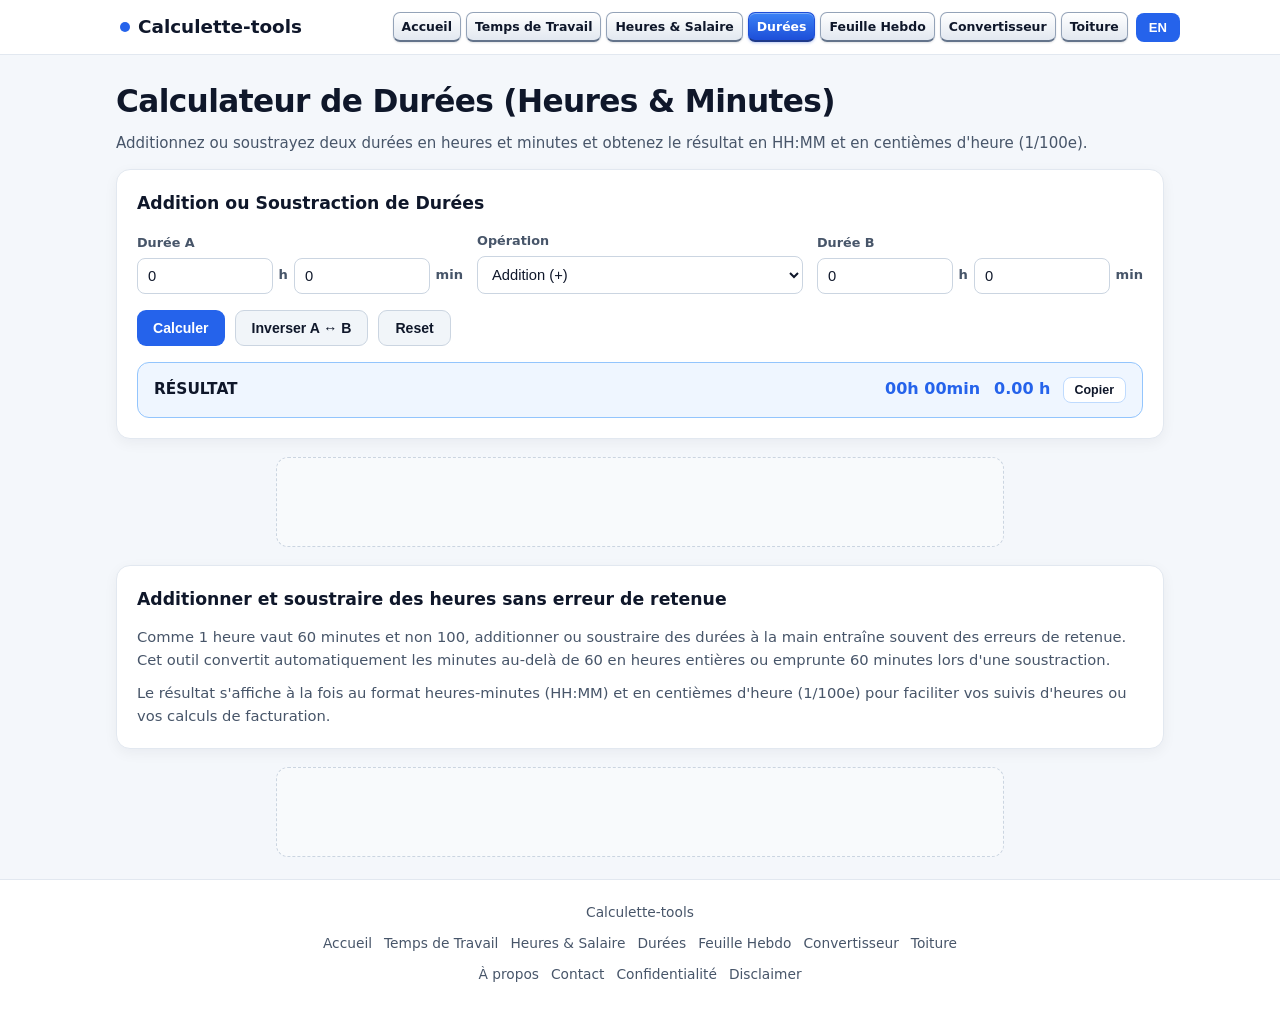
<file: time-calculator.html>
<!DOCTYPE html>
<html lang="fr">
<head>
<meta charset="UTF-8">
<meta name="viewport" content="width=device-width, initial-scale=1.0">
<title>Calculateur de Durées (Heures &amp; Minutes) | Calculette-tools</title>
<meta name="description" content="Additionnez ou soustrayez facilement des durées en heures et minutes, avec conversion automatique en centièmes d'heure (1/100e).">
<link rel="canonical" href="https://calculette-tools.github.io/time-calculator.html">
<script type="application/ld+json">
{
  "@context": "https://schema.org",
  "@type": "WebApplication",
  "name": "Calculateur de Durées",
  "url": "https://calculette-tools.github.io/time-calculator.html",
  "applicationCategory": "UtilityApplication",
  "operatingSystem": "Any",
  "offers": {
    "@type": "Offer",
    "price": "0",
    "priceCurrency": "EUR"
  }
}
</script>
  <style>
  :root {
    --bg: #f4f7fb;
    --surface: #ffffff;
    --ink: #0f172a;
    --muted: #475569;
    --border: #e2e8f0;
    --primary: #2563eb;
    --primary-hover: #1d4ed8;
    --soft: #eff6ff;
    --warn-bg: #fffbeb;
    --warn-border: #fde68a;
    --warn-ink: #92400e;
    --radius: 14px;
    --shadow: 0 4px 14px rgba(15, 23, 42, 0.05);
  }
  *, *::before, *::after { box-sizing: border-box; }
  html, body {
    margin: 0;
    padding: 0;
    width: 100%;
    max-width: 100%;
    overflow-x: hidden;
    font-family: system-ui, -apple-system, "Segoe UI", Roboto, sans-serif;
    background: var(--bg);
    color: var(--ink);
    line-height: 1.55;
  }
  .container {
    width: 100%;
    max-width: 1080px;
    margin: 0 auto;
    padding: 0 16px;
  }

  /* Header */
  .site-header {
    width: 100%;
    background: var(--surface);
    border-bottom: 1px solid var(--border);
  }
  .nav-bar {
    display: flex;
    align-items: center;
    justify-content: space-between;
    flex-wrap: wrap;
    gap: 10px;
    padding: 12px 0;
  }
  .brand {
    font-weight: 800;
    font-size: 1.15rem;
    color: var(--ink);
    text-decoration: none;
    display: inline-flex;
    align-items: center;
    gap: 8px;
    margin-left: 20px;
    flex-shrink: 0;
  }
  .brand-dot {
    width: 10px;
    height: 10px;
    border-radius: 50%;
    background: var(--primary);
    display: inline-block;
  }
  .nav-right {
    display: flex;
    align-items: center;
    flex-wrap: wrap;
    gap: 8px;
    min-width: 0;
    max-width: 100%;
  }
  .nav-menu {
    display: flex;
    flex-wrap: wrap;
    gap: 5px;
    min-width: 0;
  }
  .nav-menu a {
    color: var(--ink);
    background: linear-gradient(180deg, #ffffff 0%, #e2e8f0 100%);
    border: 1px solid #94a3b8;
    border-bottom: 2px solid #64748b;
    text-decoration: none;
    font-size: 0.78rem;
    font-weight: 700;
    padding: 4px 8px;
    border-radius: 7px;
    white-space: nowrap;
    box-shadow: inset 0 1px 0 #ffffff, 0 1px 2px rgba(15, 23, 42, 0.12);
    transition: transform 0.1s ease, box-shadow 0.12s ease, background 0.12s ease;
  }
  .nav-menu a:hover {
    color: var(--primary);
    background: linear-gradient(180deg, #ffffff 0%, #dbeafe 100%);
    border-color: #3b82f6;
    border-bottom-color: #1d4ed8;
    transform: translateY(-1px);
  }
  .nav-menu a.active {
    color: #ffffff;
    background: linear-gradient(180deg, #3b82f6 0%, #1d4ed8 100%);
    border-color: #1d4ed8;
    border-bottom-color: #1e3a8a;
    box-shadow: inset 0 1px 0 rgba(255, 255, 255, 0.35), 0 1px 3px rgba(29, 78, 216, 0.3);
  }
  .lang-btn {
    background: var(--primary);
    color: #fff;
    border: none;
    padding: 7px 13px;
    border-radius: 8px;
    font-weight: 700;
    font-size: 0.82rem;
    cursor: pointer;
    flex-shrink: 0;
  }
  .lang-btn:hover { background: var(--primary-hover); }

  /* Page Head */
  .page-head { padding: 22px 0 14px; }
  .page-head h1 {
    margin: 0 0 6px;
    font-size: clamp(1.4rem, 3vw, 1.95rem);
    letter-spacing: -0.02em;
  }
  .page-head p { margin: 0; color: var(--muted); font-size: 0.94rem; }

  /* Cards */
  .card {
    background: var(--surface);
    border: 1px solid var(--border);
    border-radius: var(--radius);
    padding: 20px;
    box-shadow: var(--shadow);
    margin-bottom: 18px;
    width: 100%;
    min-width: 0;
  }
  .card h2 {
    margin: 0 0 14px;
    font-size: 1.08rem;
  }
  .card p {
    margin: 0 0 10px;
    color: var(--muted);
    font-size: 0.92rem;
  }

  .dur-grid {
    display: grid;
    grid-template-columns: repeat(auto-fit, minmax(min(100%, 220px), 1fr));
    gap: 14px;
    align-items: end;
  }
  .field label {
    display: block;
    font-size: 0.8rem;
    font-weight: 700;
    color: var(--muted);
    margin-bottom: 5px;
  }
  .hm-pair {
    display: flex;
    align-items: center;
    gap: 6px;
  }
  .hm-pair span {
    font-size: 0.82rem;
    font-weight: 600;
    color: var(--muted);
  }
  input[type="number"], select {
    width: 100%;
    min-width: 0;
    padding: 9px 10px;
    border: 1px solid #cbd5e1;
    border-radius: 8px;
    font-size: 0.92rem;
    background: #fff;
    color: var(--ink);
  }
  input:focus, select:focus {
    outline: none;
    border-color: var(--primary);
    box-shadow: 0 0 0 3px rgba(37, 99, 235, 0.12);
  }

  .toolbar {
    display: flex;
    flex-wrap: wrap;
    gap: 10px;
    margin-top: 16px;
  }
  .btn {
    background: var(--primary);
    color: #fff;
    border: none;
    padding: 9px 16px;
    border-radius: 9px;
    font-weight: 600;
    font-size: 0.88rem;
    cursor: pointer;
  }
  .btn:hover { background: var(--primary-hover); }
  .btn-sec {
    background: #f1f5f9;
    color: var(--ink);
    border: 1px solid #cbd5e1;
    padding: 9px 16px;
    border-radius: 9px;
    font-weight: 600;
    font-size: 0.88rem;
    cursor: pointer;
  }
  .btn-sec:hover { background: #e2e8f0; }
  .btn-mini {
    background: #ffffff;
    color: var(--ink);
    border: 1px solid #bfdbfe;
    padding: 5px 11px;
    border-radius: 8px;
    font-weight: 700;
    font-size: 0.78rem;
    cursor: pointer;
  }
  .btn-mini:hover { background: #f8fafc; }

  .result-bar {
    display: flex;
    flex-wrap: wrap;
    align-items: center;
    justify-content: space-between;
    gap: 12px;
    margin-top: 16px;
    padding: 14px 16px;
    background: var(--soft);
    border: 1px solid #93c5fd;
    border-radius: 12px;
  }
  .result-lbl {
    font-weight: 800;
    font-size: 0.96rem;
    color: var(--ink);
  }
  .result-right {
    display: flex;
    flex-wrap: wrap;
    align-items: center;
    gap: 12px;
  }
  .result-vals {
    display: flex;
    flex-wrap: wrap;
    gap: 14px;
    font-weight: 800;
    font-size: 1rem;
    color: var(--primary);
  }
  .notice-box {
    margin-top: 10px;
    padding: 9px 12px;
    border-radius: 9px;
    background: var(--warn-bg);
    border: 1px solid var(--warn-border);
    color: var(--warn-ink);
    font-size: 0.85rem;
    font-weight: 600;
    display: none;
  }

  /* Ad Space */
  .ad-slot {
    width: 100%;
    max-width: 728px;
    min-height: 90px;
    margin: 18px auto;
    padding: 10px;
    background: #f8fafc;
    border: 1px dashed #cbd5e1;
    border-radius: 12px;
    display: flex;
    align-items: center;
    justify-content: center;
    text-align: center;
  }

  /* Footer */
  .site-footer {
    width: 100%;
    border-top: 1px solid var(--border);
    background: var(--surface);
    padding: 22px 0 32px;
    text-align: center;
    font-size: 0.86rem;
    color: var(--muted);
    margin-top: 22px;
  }
  .footer-links {
    margin-top: 10px;
    display: flex;
    flex-wrap: wrap;
    justify-content: center;
    gap: 12px;
  }
  .footer-links a {
    color: var(--muted);
    text-decoration: none;
    font-weight: 500;
  }
  .footer-links a:hover { color: var(--primary); }
</style>
</head>
<body>

<header class="site-header">
  <div class="container nav-bar">
    <a href="index.html" class="brand"><span class="brand-dot"></span>Calculette-tools</a>
    <div class="nav-right">
      <nav class="nav-menu">
        <a href="index.html" data-t="navHome">Accueil</a>
        <a href="working-time-calculator.html" data-t="navWt">Temps de Travail</a>
        <a href="working-hour-calculator.html" data-t="navWh">Heures &amp; Salaire</a>
        <a href="time-calculator.html" class="active" data-t="navTc">Durées</a>
        <a href="feuille-hebdo.html" data-t="navFh">Feuille Hebdo</a>
        <a href="convertisseur.html" data-t="navCv">Convertisseur</a>
        <a href="toiture-croupe.html" data-t="navTo">Toiture</a>
      </nav>
      <button type="button" id="langBtn" class="lang-btn" onclick="toggleLang()">EN</button>
    </div>
  </div>
</header>

<main class="container">
  <div class="page-head">
    <h1 data-t="pageTitle">Calculateur de Durées (Heures &amp; Minutes)</h1>
    <p data-t="pageSub">Additionnez ou soustrayez deux durées en heures et minutes et obtenez le résultat en HH:MM et en centièmes d'heure (1/100e).</p>
  </div>

  <div class="card">
    <h2 data-t="secCalc">Addition ou Soustraction de Durées</h2>

    <div class="dur-grid">
      <div class="field">
        <label for="durAh" data-t="lblA">Durée A</label>
        <div class="hm-pair">
          <input type="number" id="durAh" min="0" value="0" oninput="clampHours(this); calcDur()">
          <span>h</span>
          <input type="number" id="durAm" min="0" max="59" value="0" oninput="clampMins(this); calcDur()">
          <span>min</span>
        </div>
      </div>

      <div class="field">
        <label for="opSel" data-t="lblOp">Opération</label>
        <select id="opSel" onchange="calcDur()">
          <option value="add" data-t="opAdd">Addition (+)</option>
          <option value="sub" data-t="opSub">Soustraction (−)</option>
        </select>
      </div>

      <div class="field">
        <label for="durBh" data-t="lblB">Durée B</label>
        <div class="hm-pair">
          <input type="number" id="durBh" min="0" value="0" oninput="clampHours(this); calcDur()">
          <span>h</span>
          <input type="number" id="durBm" min="0" max="59" value="0" oninput="clampMins(this); calcDur()">
          <span>min</span>
        </div>
      </div>
    </div>

    <div class="toolbar">
      <button type="button" class="btn" onclick="calcDur()" data-t="btnCalc">Calculer</button>
      <button type="button" class="btn-sec" onclick="swapAB()" data-t="btnSwap">Inverser A ↔ B</button>
      <button type="button" class="btn-sec" onclick="resetDur()" data-t="btnReset">Reset</button>
    </div>

    <div class="result-bar">
      <span class="result-lbl" data-t="lblRes">RÉSULTAT</span>
      <div class="result-right">
        <div class="result-vals">
          <span id="outDurHM">00h 00min</span>
          <span id="outDurDec">0.00 h</span>
        </div>
        <button type="button" class="btn-mini" id="copyBtn" onclick="copyDurResult()" data-t="btnCopy">Copier</button>
      </div>
    </div>

    <div id="durNotice" class="notice-box" role="status"></div>
  </div>

  <!-- Ad Space 1 -->
  <div class="ad-slot" id="adSlotTop" aria-label="Advertisement space"></div>

  <!-- Guide -->
  <section class="card">
    <h2 data-t="guideTitle">Additionner et soustraire des heures sans erreur de retenue</h2>
    <p data-t="guideP1">Comme 1 heure vaut 60 minutes et non 100, additionner ou soustraire des durées à la main entraîne souvent des erreurs de retenue. Cet outil convertit automatiquement les minutes au-delà de 60 en heures entières ou emprunte 60 minutes lors d'une soustraction.</p>
    <p style="margin-bottom:0;" data-t="guideP2">Le résultat s'affiche à la fois au format heures-minutes (HH:MM) et en centièmes d'heure (1/100e) pour faciliter vos suivis d'heures ou vos calculs de facturation.</p>
  </section>

  <!-- Ad Space 2 -->
  <div class="ad-slot" id="adSlotBottom" aria-label="Advertisement space"></div>
</main>

<footer class="site-footer">
  <div class="container">
    <div>Calculette-tools</div>
    <div class="footer-links">
      <a href="index.html" data-t="navHome">Accueil</a>
      <a href="working-time-calculator.html" data-t="navWt">Temps de Travail</a>
      <a href="working-hour-calculator.html" data-t="navWh">Heures &amp; Salaire</a>
      <a href="time-calculator.html" class="active" data-t="navTc">Durées</a>
      <a href="feuille-hebdo.html" data-t="navFh">Feuille Hebdo</a>
      <a href="convertisseur.html" data-t="navCv">Convertisseur</a>
      <a href="toiture-croupe.html" data-t="navTo">Toiture</a>
    </div>
    <div class="footer-links">
      <a href="about.html" data-t="navAbout">À propos</a>
      <a href="contact.html" data-t="navContact">Contact</a>
      <a href="privacy.html" data-t="navPrivacy">Confidentialité</a>
      <a href="terms.html" data-t="navDisclaimer">Disclaimer</a>
    </div>
  </div>
</footer>

<script>
  const LANG_KEY = "calculette_lang_v1";
  let lang = "fr";

  const dict = {
    fr: {
      btn: "EN",
      navHome: "Accueil", navWt: "Temps de Travail", navWh: "Heures & Salaire",
      navTc: "Durées", navFh: "Feuille Hebdo", navCv: "Convertisseur", navTo: "Toiture",
      navAbout: "À propos", navContact: "Contact", navPrivacy: "Confidentialité", navDisclaimer: "Disclaimer",
      pageTitle: "Calculateur de Durées (Heures & Minutes)",
      pageSub: "Additionnez ou soustrayez deux durées en heures et minutes et obtenez le résultat en HH:MM et en centièmes d'heure (1/100e).",
      secCalc: "Addition ou Soustraction de Durées",
      lblA: "Durée A",
      lblOp: "Opération",
      opAdd: "Addition (+)",
      opSub: "Soustraction (−)",
      lblB: "Durée B",
      btnCalc: "Calculer",
      btnSwap: "Inverser A ↔ B",
      btnReset: "Reset",
      lblRes: "RÉSULTAT",
      btnCopy: "Copier",
      btnCopied: "Copié !",
      subNegMsg: "La durée B est supérieure à la durée A : le résultat est négatif.",
      guideTitle: "Additionner et soustraire des heures sans erreur de retenue",
      guideP1: "Comme 1 heure vaut 60 minutes et non 100, additionner ou soustraire des durées à la main entraîne souvent des erreurs de retenue. Cet outil convertit automatiquement les minutes au-delà de 60 en heures entières ou emprunte 60 minutes lors d'une soustraction.",
      guideP2: "Le résultat s'affiche à la fois au format heures-minutes (HH:MM) et en centièmes d'heure (1/100e) pour faciliter vos suivis d'heures ou vos calculs de facturation."
    },
    en: {
      btn: "FR",
      navHome: "Home", navWt: "Working Time", navWh: "Working Hours",
      navTc: "Time Calculator", navFh: "Weekly Timesheet", navCv: "Decimal Converter", navTo: "Hip Roof",
      navAbout: "About", navContact: "Contact", navPrivacy: "Privacy Policy", navDisclaimer: "Disclaimer",
      pageTitle: "Time Duration Calculator (Hours & Minutes)",
      pageSub: "Add or subtract two durations in hours and minutes and view results in HH:MM and hundredths of an hour (1/100e).",
      secCalc: "Add or Subtract Durations",
      lblA: "Duration A",
      lblOp: "Operation",
      opAdd: "Addition (+)",
      opSub: "Subtraction (−)",
      lblB: "Duration B",
      btnCalc: "Calculate",
      btnSwap: "Swap A ↔ B",
      btnReset: "Reset",
      lblRes: "RESULT",
      btnCopy: "Copy",
      btnCopied: "Copied!",
      subNegMsg: "Duration B is greater than Duration A: the result is negative.",
      guideTitle: "Adding and Subtracting Time Without Carry Errors",
      guideP1: "Because an hour has 60 minutes rather than 100, manual time math often trips up on carry-overs or borrows. This calculator rolls extra minutes into hours on addition and borrows 60 minutes cleanly on subtraction.",
      guideP2: "Results appear in both hours-minutes (HH:MM) and decimal hundredths of an hour (1/100e) for easy timesheet and billing work."
    }
  };

  function clampHours(el) {
    const val = parseFloat(el.value);
    if (!Number.isNaN(val) && val < 0) el.value = "0";
  }

  function clampMins(el) {
    const val = parseFloat(el.value);
    if (Number.isNaN(val)) return;
    if (val < 0) el.value = "0";
    else if (val > 59) el.value = "59";
  }

  function fmtHM(mins) {
    const sign = mins < 0 ? "-" : "";
    const abs = Math.abs(Math.round(mins));
    const h = String(Math.floor(abs / 60)).padStart(2, "0");
    const m = String(abs % 60).padStart(2, "0");
    return `${sign}${h}h ${m}min`;
  }

  function calcDur() {
    const d = dict[lang];
    const ah = Math.max(0, Math.floor(parseFloat(document.getElementById("durAh").value) || 0));
    const am = Math.min(59, Math.max(0, Math.floor(parseFloat(document.getElementById("durAm").value) || 0)));
    const bh = Math.max(0, Math.floor(parseFloat(document.getElementById("durBh").value) || 0));
    const bm = Math.min(59, Math.max(0, Math.floor(parseFloat(document.getElementById("durBm").value) || 0)));
    const op = document.getElementById("opSel").value;

    const totalA = ah * 60 + am;
    const totalB = bh * 60 + bm;
    const resMins = op === "sub" ? totalA - totalB : totalA + totalB;

    document.getElementById("outDurHM").textContent = fmtHM(resMins);
    document.getElementById("outDurDec").textContent = `${(resMins / 60).toFixed(2)} h`;

    const notice = document.getElementById("durNotice");
    if (op === "sub" && resMins < 0) {
      notice.textContent = d.subNegMsg;
      notice.style.display = "block";
    } else {
      notice.style.display = "none";
    }
  }

  function swapAB() {
    const ah = document.getElementById("durAh");
    const am = document.getElementById("durAm");
    const bh = document.getElementById("durBh");
    const bm = document.getElementById("durBm");

    [ah.value, bh.value] = [bh.value, ah.value];
    [am.value, bm.value] = [bm.value, am.value];
    calcDur();
  }

  function resetDur() {
    document.getElementById("durAh").value = "0";
    document.getElementById("durAm").value = "0";
    document.getElementById("durBh").value = "0";
    document.getElementById("durBm").value = "0";
    document.getElementById("opSel").value = "add";
    calcDur();
  }

  function copyDurResult() {
    const d = dict[lang];
    const text = `${document.getElementById("outDurHM").textContent} (${document.getElementById("outDurDec").textContent})`;
    const btn = document.getElementById("copyBtn");
    const showCopied = () => {
      btn.textContent = d.btnCopied;
      setTimeout(() => { btn.textContent = d.btnCopy; }, 1600);
    };
    if (navigator.clipboard && navigator.clipboard.writeText) {
      navigator.clipboard.writeText(text).then(showCopied).catch(() => {});
    }
  }

  function applyLang() {
    document.documentElement.lang = lang;
    const d = dict[lang];
    document.getElementById("langBtn").textContent = d.btn;
    document.querySelectorAll("[data-t]").forEach(el => {
      const k = el.getAttribute("data-t");
      if (d[k]) el.textContent = d[k];
    });
    calcDur();
  }

  function toggleLang() {
    lang = lang === "fr" ? "en" : "fr";
    try { localStorage.setItem(LANG_KEY, lang); } catch (e) {}
    applyLang();
  }

  try {
    if (localStorage.getItem(LANG_KEY) === "en") lang = "en";
  } catch (e) {}

  applyLang();
</script>

</body>
</html>
</file>
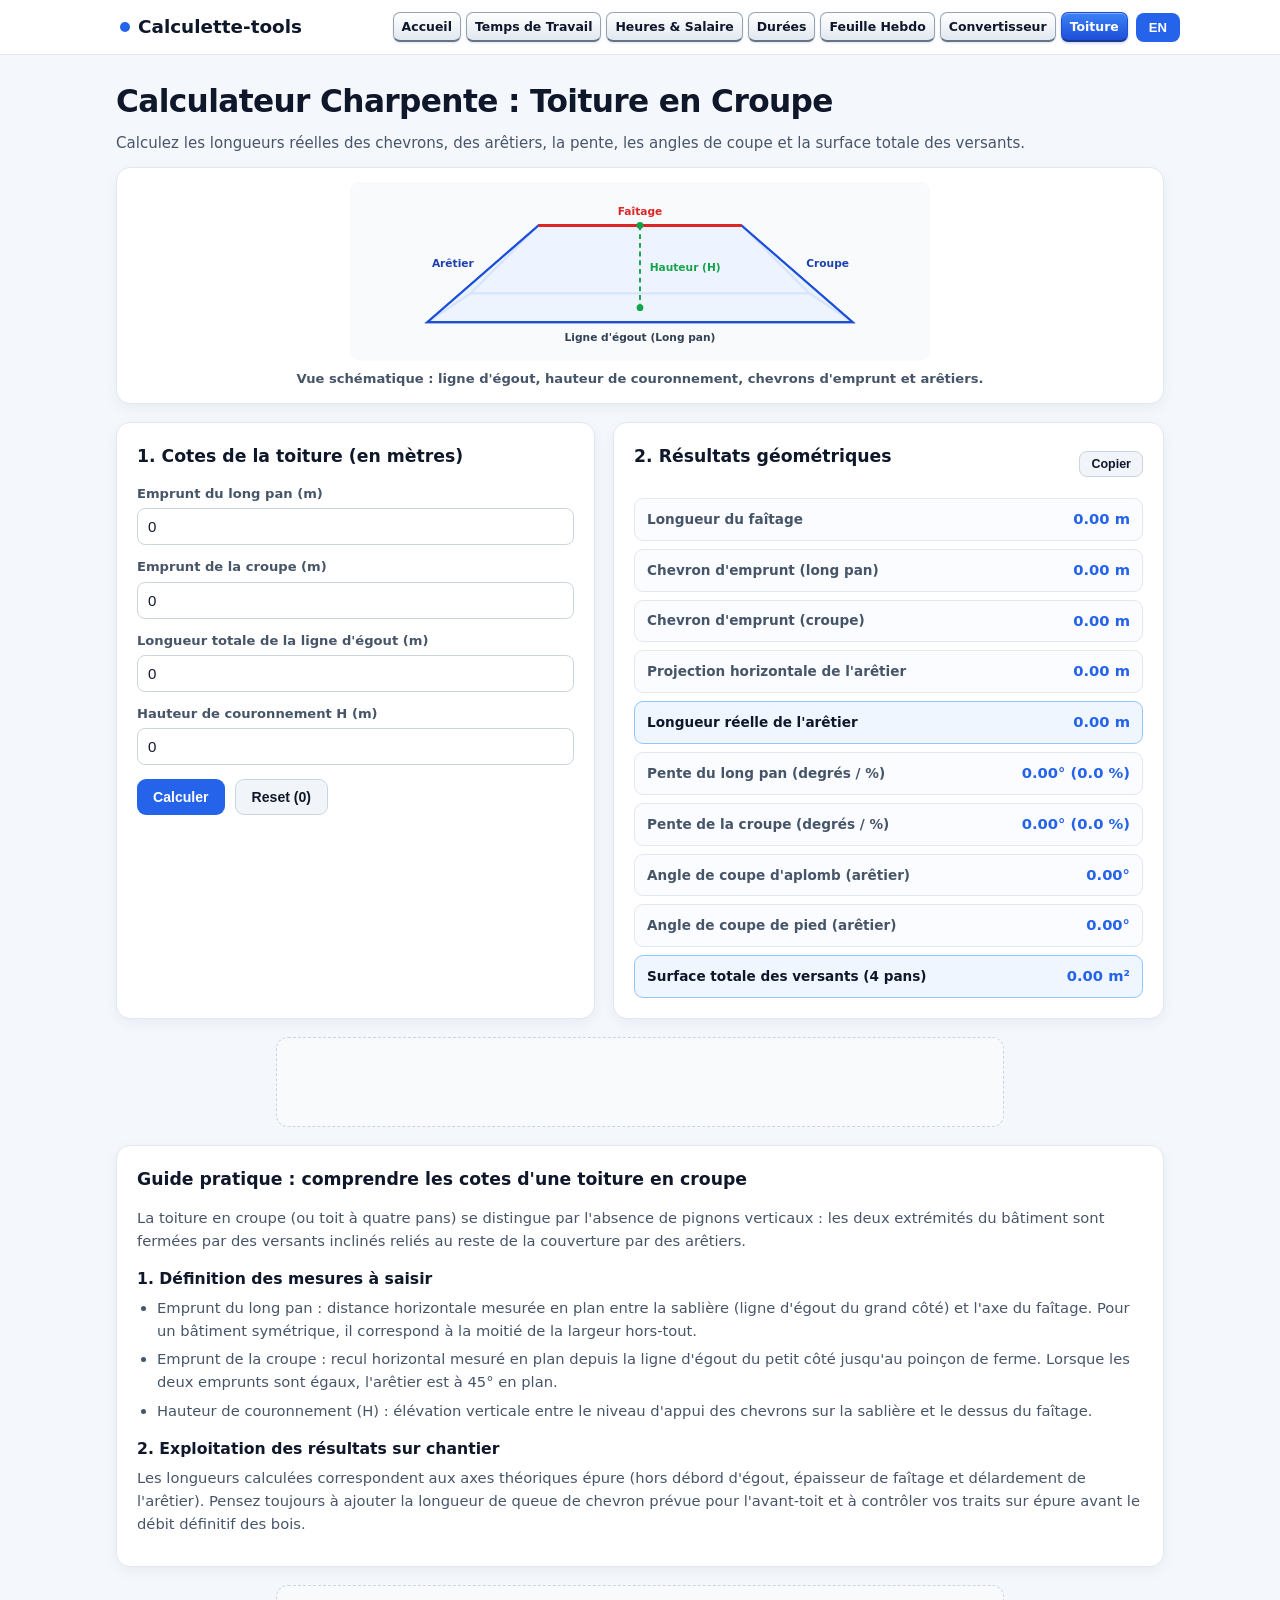
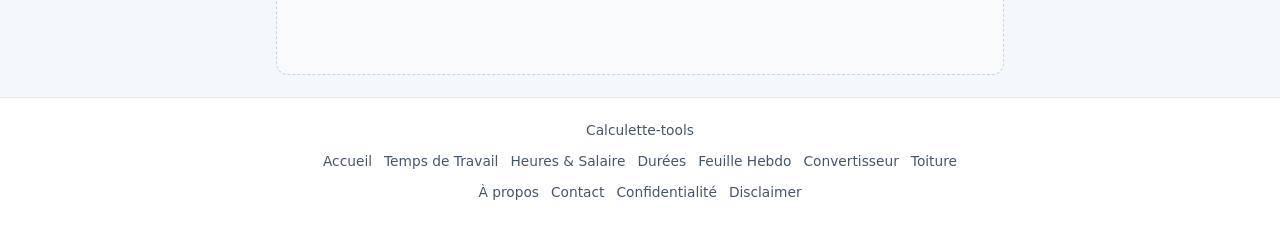
<file: toiture-croupe.html>
<!DOCTYPE html>
<html lang="fr">
<head>
<meta charset="UTF-8">
<meta name="viewport" content="width=device-width, initial-scale=1.0">
<title>Calculateur Charpente : Toiture en Croupe | Calculette-tools</title>
<meta name="description" content="Calculez les longueurs de chevrons d'emprunt, d'arêtiers, la pente, les angles de coupe et la surface des herses d'une toiture en croupe.">
<link rel="canonical" href="https://calculette-tools.github.io/toiture-croupe.html">
<script type="application/ld+json">
{
  "@context": "https://schema.org",
  "@type": "WebApplication",
  "name": "Calculateur Charpente : Toiture en Croupe",
  "url": "https://calculette-tools.github.io/toiture-croupe.html",
  "applicationCategory": "UtilityApplication",
  "operatingSystem": "Any",
  "offers": {
    "@type": "Offer",
    "price": "0",
    "priceCurrency": "EUR"
  }
}
</script>
  <style>
  :root {
    --bg: #f4f7fb;
    --surface: #ffffff;
    --ink: #0f172a;
    --muted: #475569;
    --border: #e2e8f0;
    --primary: #2563eb;
    --primary-hover: #1d4ed8;
    --soft: #eff6ff;
    --warn-bg: #fffbeb;
    --warn-border: #fde68a;
    --warn-ink: #92400e;
    --radius: 14px;
    --shadow: 0 4px 14px rgba(15, 23, 42, 0.05);
  }
  *, *::before, *::after { box-sizing: border-box; }
  html, body {
    margin: 0;
    padding: 0;
    width: 100%;
    max-width: 100%;
    overflow-x: hidden;
    font-family: system-ui, -apple-system, "Segoe UI", Roboto, sans-serif;
    background: var(--bg);
    color: var(--ink);
    line-height: 1.55;
  }
  .container {
    width: 100%;
    max-width: 1080px;
    margin: 0 auto;
    padding: 0 16px;
  }

  /* Header */
  .site-header {
    width: 100%;
    background: var(--surface);
    border-bottom: 1px solid var(--border);
  }
  .nav-bar {
    display: flex;
    align-items: center;
    justify-content: space-between;
    flex-wrap: wrap;
    gap: 10px;
    padding: 12px 0;
  }
  .brand {
    font-weight: 800;
    font-size: 1.15rem;
    color: var(--ink);
    text-decoration: none;
    display: inline-flex;
    align-items: center;
    gap: 8px;
    margin-left: 20px;
    flex-shrink: 0;
  }
  .brand-dot {
    width: 10px;
    height: 10px;
    border-radius: 50%;
    background: var(--primary);
    display: inline-block;
  }
  .nav-right {
    display: flex;
    align-items: center;
    flex-wrap: wrap;
    gap: 8px;
    min-width: 0;
    max-width: 100%;
  }
  .site-header .nav-menu {
    display: flex;
    flex-wrap: wrap;
    gap: 5px;
    min-width: 0;
  }
  .site-header .nav-menu a {
    display: inline-flex;
    align-items: center;
    justify-content: center;
    color: #0f172a;
    background: linear-gradient(180deg, #ffffff 0%, #e2e8f0 100%);
    border: 1px solid #94a3b8;
    border-bottom: 2px solid #64748b;
    text-decoration: none;
    font-size: 0.78rem;
    font-weight: 700;
    padding: 4px 8px;
    border-radius: 7px;
    white-space: nowrap;
    box-shadow: inset 0 1px 0 #ffffff, 0 1px 2px rgba(15, 23, 42, 0.12);
    transition: transform 0.1s ease, box-shadow 0.12s ease, background 0.12s ease;
  }
  .site-header .nav-menu a:hover {
    color: var(--primary);
    background: linear-gradient(180deg, #ffffff 0%, #dbeafe 100%);
    border-color: #3b82f6;
    border-bottom-color: #1d4ed8;
    transform: translateY(-1px);
  }
  .site-header .nav-menu a.active {
    color: #ffffff;
    background: linear-gradient(180deg, #3b82f6 0%, #1d4ed8 100%);
    border-color: #1d4ed8;
    border-bottom-color: #1e3a8a;
    box-shadow: inset 0 1px 0 rgba(255, 255, 255, 0.35), 0 1px 3px rgba(29, 78, 216, 0.3);
  }
  .site-header .nav-menu a:focus-visible {
    outline: 2px solid #2563eb;
    outline-offset: 2px;
  }
  .lang-btn {
    background: var(--primary);
    color: #fff;
    border: none;
    padding: 7px 13px;
    border-radius: 8px;
    font-weight: 700;
    font-size: 0.82rem;
    cursor: pointer;
    flex-shrink: 0;
  }
  .lang-btn:hover { background: var(--primary-hover); }
  @media (max-width: 600px) {
    .site-header .nav-menu a {
      font-size: 0.76rem;
      padding: 4px 7px;
    }
  }

  /* Page Head */
  .page-head { padding: 22px 0 12px; }
  .page-head h1 {
    margin: 0 0 6px;
    font-size: clamp(1.4rem, 3vw, 1.95rem);
    letter-spacing: -0.02em;
  }
  .page-head p { margin: 0; color: var(--muted); font-size: 0.94rem; }

  /* Simple Diagram Card */
  .diagram-card {
    background: var(--surface);
    border: 1px solid var(--border);
    border-radius: var(--radius);
    padding: 14px 16px;
    box-shadow: var(--shadow);
    margin-bottom: 18px;
    text-align: center;
  }
  .diagram-card svg {
    width: 100%;
    max-width: 580px;
    height: auto;
    display: block;
    margin: 0 auto;
  }
  .diagram-caption {
    margin-top: 8px;
    font-size: 0.82rem;
    color: var(--muted);
    font-weight: 600;
  }

  /* Two-column layout */
  .split-grid {
    display: grid;
    grid-template-columns: minmax(0, 1fr) minmax(0, 1.15fr);
    gap: 18px;
    margin-bottom: 18px;
  }
  @media (max-width: 820px) {
    .split-grid { grid-template-columns: 1fr; }
  }

  /* Cards */
  .card {
    background: var(--surface);
    border: 1px solid var(--border);
    border-radius: var(--radius);
    padding: 20px;
    box-shadow: var(--shadow);
    margin-bottom: 18px;
    width: 100%;
    min-width: 0;
  }
  .split-grid .card { margin-bottom: 0; }
  .card-head {
    display: flex;
    align-items: center;
    justify-content: space-between;
    gap: 10px;
    flex-wrap: wrap;
    margin-bottom: 14px;
  }
  .card-head h2 { margin: 0; font-size: 1.08rem; }
  .card h2 {
    margin: 0 0 14px;
    font-size: 1.08rem;
  }
  .card h3 {
    margin: 14px 0 6px;
    font-size: 0.98rem;
  }
  .card p {
    margin: 0 0 10px;
    color: var(--muted);
    font-size: 0.92rem;
  }
  .guide-list {
    margin: 6px 0 12px;
    padding-left: 20px;
    color: var(--muted);
    font-size: 0.92rem;
  }
  .guide-list li { margin-bottom: 6px; }

  .field { margin-bottom: 12px; }
  .field label {
    display: block;
    font-size: 0.82rem;
    font-weight: 700;
    color: var(--muted);
    margin-bottom: 4px;
  }
  input[type="number"] {
    width: 100%;
    min-width: 0;
    padding: 9px 10px;
    border: 1px solid #cbd5e1;
    border-radius: 8px;
    font-size: 0.94rem;
    background: #fff;
    color: var(--ink);
  }
  input:focus {
    outline: none;
    border-color: var(--primary);
    box-shadow: 0 0 0 3px rgba(37, 99, 235, 0.12);
  }

  .toolbar {
    display: flex;
    flex-wrap: wrap;
    gap: 10px;
    margin-top: 14px;
  }
  .btn {
    background: var(--primary);
    color: #fff;
    border: none;
    padding: 9px 16px;
    border-radius: 9px;
    font-weight: 600;
    font-size: 0.88rem;
    cursor: pointer;
  }
  .btn:hover { background: var(--primary-hover); }
  .btn-sec {
    background: #f1f5f9;
    color: var(--ink);
    border: 1px solid #cbd5e1;
    padding: 9px 16px;
    border-radius: 9px;
    font-weight: 600;
    font-size: 0.88rem;
    cursor: pointer;
  }
  .btn-sec:hover { background: #e2e8f0; }
  .btn-mini {
    background: #f1f5f9;
    color: var(--ink);
    border: 1px solid #cbd5e1;
    padding: 5px 11px;
    border-radius: 8px;
    font-weight: 700;
    font-size: 0.78rem;
    cursor: pointer;
  }
  .btn-mini:hover { background: #e2e8f0; }

  /* Results list */
  .res-list {
    display: flex;
    flex-direction: column;
    gap: 8px;
  }
  .res-row {
    display: flex;
    justify-content: space-between;
    align-items: center;
    gap: 10px;
    padding: 9px 12px;
    border: 1px solid var(--border);
    border-radius: 9px;
    background: #fafcff;
  }
  .res-row.highlight {
    background: var(--soft);
    border-color: #93c5fd;
  }
  .res-label {
    font-size: 0.85rem;
    font-weight: 600;
    color: var(--muted);
  }
  .res-row.highlight .res-label {
    color: var(--ink);
    font-weight: 700;
  }
  .res-val {
    font-size: 0.92rem;
    font-weight: 800;
    color: var(--primary);
    text-align: right;
    white-space: nowrap;
  }
  @media (max-width: 520px) {
    .res-row {
      flex-direction: column;
      align-items: flex-start;
      gap: 3px;
    }
    .res-val { text-align: left; }
  }
  .notice-box {
    margin-top: 10px;
    padding: 9px 12px;
    border-radius: 9px;
    background: var(--warn-bg);
    border: 1px solid var(--warn-border);
    color: var(--warn-ink);
    font-size: 0.84rem;
    font-weight: 600;
    display: none;
  }

  /* Dedicated Ad Space */
  .ad-slot {
    width: 100%;
    max-width: 728px;
    min-height: 90px;
    margin: 18px auto;
    padding: 10px;
    background: #f8fafc;
    border: 1px dashed #cbd5e1;
    border-radius: 12px;
    display: flex;
    align-items: center;
    justify-content: center;
    text-align: center;
  }

  /* Footer */
  .site-footer {
    width: 100%;
    border-top: 1px solid var(--border);
    background: var(--surface);
    padding: 22px 0 32px;
    text-align: center;
    font-size: 0.86rem;
    color: var(--muted);
    margin-top: 22px;
  }
  .footer-links {
    margin-top: 10px;
    display: flex;
    flex-wrap: wrap;
    justify-content: center;
    gap: 12px;
  }
  .footer-links a {
    color: var(--muted);
    text-decoration: none;
    font-weight: 500;
  }
  .footer-links a:hover { color: var(--primary); }
</style>
</head>
<body>

<header class="site-header">
  <div class="container nav-bar">
    <a href="index.html" class="brand"><span class="brand-dot"></span>Calculette-tools</a>
    <div class="nav-right">
      <nav class="nav-menu">
        <a href="index.html" data-t="navHome">Accueil</a>
        <a href="working-time-calculator.html" data-t="navWt">Temps de Travail</a>
        <a href="working-hour-calculator.html" data-t="navWh">Heures &amp; Salaire</a>
        <a href="time-calculator.html" data-t="navTc">Durées</a>
        <a href="feuille-hebdo.html" data-t="navFh">Feuille Hebdo</a>
        <a href="convertisseur.html" data-t="navCv">Convertisseur</a>
        <a href="toiture-croupe.html" class="active" data-t="navTo">Toiture</a>
      </nav>
      <button type="button" id="langBtn" class="lang-btn" onclick="toggleLang()">EN</button>
    </div>
  </div>
</header>

<main class="container">
  <div class="page-head">
    <h1 data-t="pageTitle">Calculateur Charpente : Toiture en Croupe</h1>
    <p data-t="pageSub">Calculez les longueurs réelles des chevrons, des arêtiers, la pente, les angles de coupe et la surface totale des versants.</p>
  </div>

  <!-- Simple Hip Roof Diagram -->
  <div class="diagram-card">
    <svg viewBox="0 0 600 185" role="img" aria-label="Schéma géométrique d'une toiture en croupe">
      <rect x="0" y="0" width="600" height="185" rx="10" fill="#f8fafc"/>
      <polygon points="80,145 520,145 475,115 125,115" fill="#e2e8f0" stroke="#64748b" stroke-width="2"/>
      <polygon points="125,115 475,115 405,45 195,45" fill="#dbeafe" stroke="#2563eb" stroke-width="2"/>
      <polygon points="80,145 125,115 195,45" fill="#bfdbfe" stroke="#2563eb" stroke-width="2"/>
      <polygon points="520,145 475,115 405,45" fill="#bfdbfe" stroke="#2563eb" stroke-width="2"/>
      <polygon points="80,145 520,145 405,45 195,45" fill="#eff6ff" fill-opacity="0.88" stroke="#1d4ed8" stroke-width="2.2"/>
      <line x1="195" y1="45" x2="405" y2="45" stroke="#dc2626" stroke-width="3"/>
      <line x1="300" y1="45" x2="300" y2="130" stroke="#16a34a" stroke-width="2" stroke-dasharray="5,4"/>
      <circle cx="300" cy="45" r="3.5" fill="#16a34a"/>
      <circle cx="300" cy="130" r="3.5" fill="#16a34a"/>
      <text x="300" y="34" fill="#dc2626" font-family="system-ui, sans-serif" font-size="11" font-weight="700" text-anchor="middle">Faîtage</text>
      <text x="310" y="92" fill="#16a34a" font-family="system-ui, sans-serif" font-size="11" font-weight="700">Hauteur (H)</text>
      <text x="128" y="88" fill="#1e40af" font-family="system-ui, sans-serif" font-size="11" font-weight="700" text-anchor="end">Arêtier</text>
      <text x="472" y="88" fill="#1e40af" font-family="system-ui, sans-serif" font-size="11" font-weight="700" text-anchor="start">Croupe</text>
      <text x="300" y="164" fill="#334155" font-family="system-ui, sans-serif" font-size="11" font-weight="700" text-anchor="middle">Ligne d'égout (Long pan)</text>
    </svg>
    <div class="diagram-caption" data-t="diagCap">Vue schématique : ligne d'égout, hauteur de couronnement, chevrons d'emprunt et arêtiers.</div>
  </div>

  <!-- Calculator Split -->
  <div class="split-grid">
    <!-- Inputs -->
    <div class="card">
      <h2 data-t="secInputs">1. Cotes de la toiture (en mètres)</h2>

      <div class="field">
        <label for="inEmpPan" data-t="lblEmpPan">Emprunt du long pan (m)</label>
        <input type="number" id="inEmpPan" step="0.01" min="0" value="0" oninput="clampNonNeg(this); calcRoof()">
      </div>

      <div class="field">
        <label for="inEmpCroupe" data-t="lblEmpCroupe">Emprunt de la croupe (m)</label>
        <input type="number" id="inEmpCroupe" step="0.01" min="0" value="0" oninput="clampNonNeg(this); calcRoof()">
      </div>

      <div class="field">
        <label for="inEgout" data-t="lblEgout">Longueur totale de la ligne d'égout (m)</label>
        <input type="number" id="inEgout" step="0.01" min="0" value="0" oninput="clampNonNeg(this); calcRoof()">
      </div>

      <div class="field">
        <label for="inHaut" data-t="lblHaut">Hauteur de couronnement H (m)</label>
        <input type="number" id="inHaut" step="0.01" min="0" value="0" oninput="clampNonNeg(this); calcRoof()">
      </div>

      <div class="toolbar">
        <button type="button" class="btn" onclick="calcRoof()" data-t="btnCalc">Calculer</button>
        <button type="button" class="btn-sec" onclick="resetRoof()" data-t="btnReset">Reset (0)</button>
      </div>
    </div>

    <!-- Outputs -->
    <div class="card">
      <div class="card-head">
        <h2 data-t="secResults">2. Résultats géométriques</h2>
        <button type="button" class="btn-mini" id="copyRoofBtn" onclick="copyRoofSummary()" data-t="btnCopy">Copier</button>
      </div>
      <div class="res-list">
        <div class="res-row">
          <span class="res-label" data-t="rFaitage">Longueur du faîtage</span>
          <span class="res-val" id="outFaitage">0.00 m</span>
        </div>
        <div class="res-row">
          <span class="res-label" data-t="rChevPan">Chevron d'emprunt (long pan)</span>
          <span class="res-val" id="outChevPan">0.00 m</span>
        </div>
        <div class="res-row">
          <span class="res-label" data-t="rChevCroupe">Chevron d'emprunt (croupe)</span>
          <span class="res-val" id="outChevCroupe">0.00 m</span>
        </div>
        <div class="res-row">
          <span class="res-label" data-t="rAretierPlan">Projection horizontale de l'arêtier</span>
          <span class="res-val" id="outAretierPlan">0.00 m</span>
        </div>
        <div class="res-row highlight">
          <span class="res-label" data-t="rAretierReel">Longueur réelle de l'arêtier</span>
          <span class="res-val" id="outAretierReel">0.00 m</span>
        </div>
        <div class="res-row">
          <span class="res-label" data-t="rPentePan">Pente du long pan (degrés / %)</span>
          <span class="res-val" id="outPentePan">0.00° (0.0 %)</span>
        </div>
        <div class="res-row">
          <span class="res-label" data-t="rPenteCroupe">Pente de la croupe (degrés / %)</span>
          <span class="res-val" id="outPenteCroupe">0.00° (0.0 %)</span>
        </div>
        <div class="res-row">
          <span class="res-label" data-t="rCoupeAplomb">Angle de coupe d'aplomb (arêtier)</span>
          <span class="res-val" id="outCoupeAplomb">0.00°</span>
        </div>
        <div class="res-row">
          <span class="res-label" data-t="rCoupePied">Angle de coupe de pied (arêtier)</span>
          <span class="res-val" id="outCoupePied">0.00°</span>
        </div>
        <div class="res-row highlight">
          <span class="res-label" data-t="rSurface">Surface totale des versants (4 pans)</span>
          <span class="res-val" id="outSurface">0.00 m²</span>
        </div>
      </div>
      <div id="roofNotice" class="notice-box" role="status"></div>
    </div>
  </div>

  <!-- Ad Space 1 -->
  <div class="ad-slot" id="adSlotTop" aria-label="Advertisement space"></div>

  <!-- Practical Guide -->
  <section class="card">
    <h2 data-t="guideTitle">Guide pratique : comprendre les cotes d'une toiture en croupe</h2>
    <p data-t="guideIntro">La toiture en croupe (ou toit à quatre pans) se distingue par l'absence de pignons verticaux : les deux extrémités du bâtiment sont fermées par des versants inclinés reliés au reste de la couverture par des arêtiers.</p>

    <h3 data-t="guideSub1">1. Définition des mesures à saisir</h3>
    <ul class="guide-list">
      <li data-t="guideLi1"><strong>Emprunt du long pan :</strong> distance horizontale mesurée en plan entre la sablière (ligne d'égout du grand côté) et l'axe du faîtage. Pour un bâtiment symétrique, il correspond à la moitié de la largeur hors-tout.</li>
      <li data-t="guideLi2"><strong>Emprunt de la croupe :</strong> recul horizontal mesuré en plan depuis la ligne d'égout du petit côté jusqu'au poinçon de ferme. Lorsque les deux emprunts sont égaux, l'arêtier est à 45° en plan.</li>
      <li data-t="guideLi3"><strong>Hauteur de couronnement (H) :</strong> élévation verticale entre le niveau d'appui des chevrons sur la sablière et le dessus du faîtage.</li>
    </ul>

    <h3 data-t="guideSub2">2. Exploitation des résultats sur chantier</h3>
    <p data-t="guideP2">Les longueurs calculées correspondent aux axes théoriques épure (hors débord d'égout, épaisseur de faîtage et délardement de l'arêtier). Pensez toujours à ajouter la longueur de queue de chevron prévue pour l'avant-toit et à contrôler vos traits sur épure avant le débit définitif des bois.</p>
  </section>

  <!-- Ad Space 2 -->
  <div class="ad-slot" id="adSlotBottom" aria-label="Advertisement space"></div>
</main>

<footer class="site-footer">
  <div class="container">
    <div>Calculette-tools</div>
    <div class="footer-links">
      <a href="index.html" data-t="navHome">Accueil</a>
      <a href="working-time-calculator.html" data-t="navWt">Temps de Travail</a>
      <a href="working-hour-calculator.html" data-t="navWh">Heures &amp; Salaire</a>
      <a href="time-calculator.html" data-t="navTc">Durées</a>
      <a href="feuille-hebdo.html" data-t="navFh">Feuille Hebdo</a>
      <a href="convertisseur.html" data-t="navCv">Convertisseur</a>
      <a href="toiture-croupe.html" class="active" data-t="navTo">Toiture</a>
    </div>
    <div class="footer-links">
      <a href="about.html" data-t="navAbout">À propos</a>
      <a href="contact.html" data-t="navContact">Contact</a>
      <a href="privacy.html" data-t="navPrivacy">Confidentialité</a>
      <a href="terms.html" data-t="navDisclaimer">Disclaimer</a>
    </div>
  </div>
</footer>

<script>
  const LANG_KEY = "calculette_lang_v1";
  let lang = "fr";

  const dict = {
    fr: {
      btn: "EN",
      navHome: "Accueil", navWt: "Temps de Travail", navWh: "Heures & Salaire",
      navTc: "Durées", navFh: "Feuille Hebdo", navCv: "Convertisseur", navTo: "Toiture",
      navAbout: "À propos", navContact: "Contact", navPrivacy: "Confidentialité", navDisclaimer: "Disclaimer",
      pageTitle: "Calculateur Charpente : Toiture en Croupe",
      pageSub: "Calculez les longueurs réelles des chevrons, des arêtiers, la pente, les angles de coupe et la surface totale des versants.",
      diagCap: "Vue schématique : ligne d'égout, hauteur de couronnement, chevrons d'emprunt et arêtiers.",
      secInputs: "1. Cotes de la toiture (en mètres)",
      lblEmpPan: "Emprunt du long pan (m)",
      lblEmpCroupe: "Emprunt de la croupe (m)",
      lblEgout: "Longueur totale de la ligne d'égout (m)",
      lblHaut: "Hauteur de couronnement H (m)",
      btnCalc: "Calculer",
      btnReset: "Reset (0)",
      btnCopy: "Copier",
      btnCopied: "Copié !",
      ridgeShortMsg: "La longueur d'égout est inférieure ou égale à 2 × emprunt croupe : le faîtage est ramené à 0.00 m.",
      secResults: "2. Résultats géométriques",
      rFaitage: "Longueur du faîtage",
      rChevPan: "Chevron d'emprunt (long pan)",
      rChevCroupe: "Chevron d'emprunt (croupe)",
      rAretierPlan: "Projection horizontale de l'arêtier",
      rAretierReel: "Longueur réelle de l'arêtier",
      rPentePan: "Pente du long pan (degrés / %)",
      rPenteCroupe: "Pente de la croupe (degrés / %)",
      rCoupeAplomb: "Angle de coupe d'aplomb (arêtier)",
      rCoupePied: "Angle de coupe de pied (arêtier)",
      rSurface: "Surface totale des versants (4 pans)",
      guideTitle: "Guide pratique : comprendre les cotes d'une toiture en croupe",
      guideIntro: "La toiture en croupe (ou toit à quatre pans) se distingue par l'absence de pignons verticaux : les deux extrémités du bâtiment sont fermées par des versants inclinés reliés au reste de la couverture par des arêtiers.",
      guideSub1: "1. Définition des mesures à saisir",
      guideLi1: "Emprunt du long pan : distance horizontale mesurée en plan entre la sablière (ligne d'égout du grand côté) et l'axe du faîtage. Pour un bâtiment symétrique, il correspond à la moitié de la largeur hors-tout.",
      guideLi2: "Emprunt de la croupe : recul horizontal mesuré en plan depuis la ligne d'égout du petit côté jusqu'au poinçon de ferme. Lorsque les deux emprunts sont égaux, l'arêtier est à 45° en plan.",
      guideLi3: "Hauteur de couronnement (H) : élévation verticale entre le niveau d'appui des chevrons sur la sablière et le dessus du faîtage.",
      guideSub2: "2. Exploitation des résultats sur chantier",
      guideP2: "Les longueurs calculées correspondent aux axes théoriques épure (hors débord d'égout, épaisseur de faîtage et délardement de l'arêtier). Pensez toujours à ajouter la longueur de queue de chevron prévue pour l'avant-toit et à contrôler vos traits sur épure avant le débit définitif des bois."
    },
    en: {
      btn: "FR",
      navHome: "Home", navWt: "Working Time", navWh: "Working Hours",
      navTc: "Time Calculator", navFh: "Weekly Timesheet", navCv: "Decimal Converter", navTo: "Hip Roof",
      navAbout: "About", navContact: "Contact", navPrivacy: "Privacy Policy", navDisclaimer: "Disclaimer",
      pageTitle: "Framing Calculator: Hip Roof",
      pageSub: "Calculate true rafter lengths, hip rafters, roof pitch, bevel/plumb angles, and total slope surface area.",
      diagCap: "Schematic view: eave line, crown height, common rafters, and hip rafters.",
      secInputs: "1. Roof Dimensions (in meters)",
      lblEmpPan: "Main slope run / emprunt (m)",
      lblEmpCroupe: "Hip end run / emprunt (m)",
      lblEgout: "Total eave line length (m)",
      lblHaut: "Crown height H (m)",
      btnCalc: "Calculate",
      btnReset: "Reset (0)",
      btnCopy: "Copy",
      btnCopied: "Copied!",
      ridgeShortMsg: "Eave length is less than or equal to 2 × hip run: ridge length is clamped to 0.00 m.",
      secResults: "2. Geometric Results",
      rFaitage: "Ridge length",
      rChevPan: "Common rafter (main slope)",
      rChevCroupe: "Common rafter (hip end)",
      rAretierPlan: "Horizontal hip projection",
      rAretierReel: "True hip rafter length",
      rPentePan: "Main slope pitch (deg / %)",
      rPenteCroupe: "Hip end pitch (deg / %)",
      rCoupeAplomb: "Hip plumb cut angle",
      rCoupePied: "Hip seat / level cut angle",
      rSurface: "Total roof area (4 slopes)",
      guideTitle: "Practical Guide: Understanding Hip Roof Dimensions",
      guideIntro: "A hip roof has sloped ends instead of vertical gables, meeting the main slopes along angled hip rafters.",
      guideSub1: "1. Key Measurements to Enter",
      guideLi1: "Main slope run (emprunt): horizontal run from the eave wall plate to the ridge centerline (half the building width for a symmetrical span).",
      guideLi2: "Hip end run (emprunt): horizontal setback from the end eave to the ridge end. Equal runs create a 45° plan hip.",
      guideLi3: "Crown height (H): vertical rise from rafter bearing at the wall plate to the top of the ridge.",
      guideSub2: "2. Using Results on Site",
      guideP2: "Calculated lengths follow theoretical centerline geometry excluding eave overhangs, ridge thickness, and hip backing bevels. Always add overhang tail allowance and verify layout lines before cutting timber."
    }
  };

  function clampNonNeg(el) {
    const val = parseFloat(el.value);
    if (!Number.isNaN(val) && val < 0) el.value = "0";
  }

  function calcRoof() {
    const d = dict[lang];
    const empPan = Math.max(0, parseFloat(document.getElementById("inEmpPan").value) || 0);
    const empCroupe = Math.max(0, parseFloat(document.getElementById("inEmpCroupe").value) || 0);
    const egout = Math.max(0, parseFloat(document.getElementById("inEgout").value) || 0);
    const h = Math.max(0, parseFloat(document.getElementById("inHaut").value) || 0);

    const notice = document.getElementById("roofNotice");
    const rawFaitage = egout - 2 * empCroupe;
    const faitage = Math.max(0, rawFaitage);

    if (egout > 0 && rawFaitage < 0) {
      notice.textContent = d.ridgeShortMsg;
      notice.style.display = "block";
    } else {
      notice.style.display = "none";
    }

    const chevPan = Math.hypot(empPan, h);
    const chevCroupe = Math.hypot(empCroupe, h);
    const aretierPlan = Math.hypot(empPan, empCroupe);
    const aretierReel = Math.hypot(aretierPlan, h);

    const pitchPanDeg = empPan > 0 ? (Math.atan2(h, empPan) * 180) / Math.PI : 0;
    const pitchPanPct = empPan > 0 ? (h / empPan) * 100 : 0;

    const pitchCroupeDeg = empCroupe > 0 ? (Math.atan2(h, empCroupe) * 180) / Math.PI : 0;
    const pitchCroupePct = empCroupe > 0 ? (h / empCroupe) * 100 : 0;

    const coupeAplomb = aretierReel > 0 ? (Math.atan2(aretierPlan, h) * 180) / Math.PI : 0;
    const coupePied = aretierPlan > 0 ? (Math.atan2(h, aretierPlan) * 180) / Math.PI : 0;

    const mainSlopeArea = 2 * (((faitage + egout) / 2) * chevPan);
    const hipEndArea = 2 * (0.5 * empPan * chevCroupe);
    const totalArea = mainSlopeArea + hipEndArea;

    document.getElementById("outFaitage").textContent = `${faitage.toFixed(2)} m`;
    document.getElementById("outChevPan").textContent = `${chevPan.toFixed(2)} m`;
    document.getElementById("outChevCroupe").textContent = `${chevCroupe.toFixed(2)} m`;
    document.getElementById("outAretierPlan").textContent = `${aretierPlan.toFixed(2)} m`;
    document.getElementById("outAretierReel").textContent = `${aretierReel.toFixed(2)} m`;
    document.getElementById("outPentePan").textContent = `${pitchPanDeg.toFixed(2)}° (${pitchPanPct.toFixed(1)} %)`;
    document.getElementById("outPenteCroupe").textContent = `${pitchCroupeDeg.toFixed(2)}° (${pitchCroupePct.toFixed(1)} %)`;
    document.getElementById("outCoupeAplomb").textContent = `${coupeAplomb.toFixed(2)}°`;
    document.getElementById("outCoupePied").textContent = `${coupePied.toFixed(2)}°`;
    document.getElementById("outSurface").textContent = `${totalArea.toFixed(2)} m²`;
  }

  function resetRoof() {
    document.getElementById("inEmpPan").value = "0";
    document.getElementById("inEmpCroupe").value = "0";
    document.getElementById("inEgout").value = "0";
    document.getElementById("inHaut").value = "0";
    calcRoof();
  }

  function copyRoofSummary() {
    const d = dict[lang];
    const rows = [
      `${d.rFaitage}: ${document.getElementById("outFaitage").textContent}`,
      `${d.rChevPan}: ${document.getElementById("outChevPan").textContent}`,
      `${d.rChevCroupe}: ${document.getElementById("outChevCroupe").textContent}`,
      `${d.rAretierPlan}: ${document.getElementById("outAretierPlan").textContent}`,
      `${d.rAretierReel}: ${document.getElementById("outAretierReel").textContent}`,
      `${d.rPentePan}: ${document.getElementById("outPentePan").textContent}`,
      `${d.rPenteCroupe}: ${document.getElementById("outPenteCroupe").textContent}`,
      `${d.rCoupeAplomb}: ${document.getElementById("outCoupeAplomb").textContent}`,
      `${d.rCoupePied}: ${document.getElementById("outCoupePied").textContent}`,
      `${d.rSurface}: ${document.getElementById("outSurface").textContent}`
    ].join("\n");

    const btn = document.getElementById("copyRoofBtn");
    const showCopied = () => {
      btn.textContent = d.btnCopied;
      setTimeout(() => { btn.textContent = d.btnCopy; }, 1600);
    };
    if (navigator.clipboard && navigator.clipboard.writeText) {
      navigator.clipboard.writeText(rows).then(showCopied).catch(() => {});
    }
  }

  function applyLang() {
    document.documentElement.lang = lang;
    const d = dict[lang];
    document.getElementById("langBtn").textContent = d.btn;
    document.querySelectorAll("[data-t]").forEach(el => {
      const k = el.getAttribute("data-t");
      if (d[k]) el.textContent = d[k];
    });
    calcRoof();
  }

  function toggleLang() {
    lang = lang === "fr" ? "en" : "fr";
    try { localStorage.setItem(LANG_KEY, lang); } catch (e) {}
    applyLang();
  }

  try {
    if (localStorage.getItem(LANG_KEY) === "en") lang = "en";
  } catch (e) {}

  applyLang();
</script>

</body>
</html>
</file>
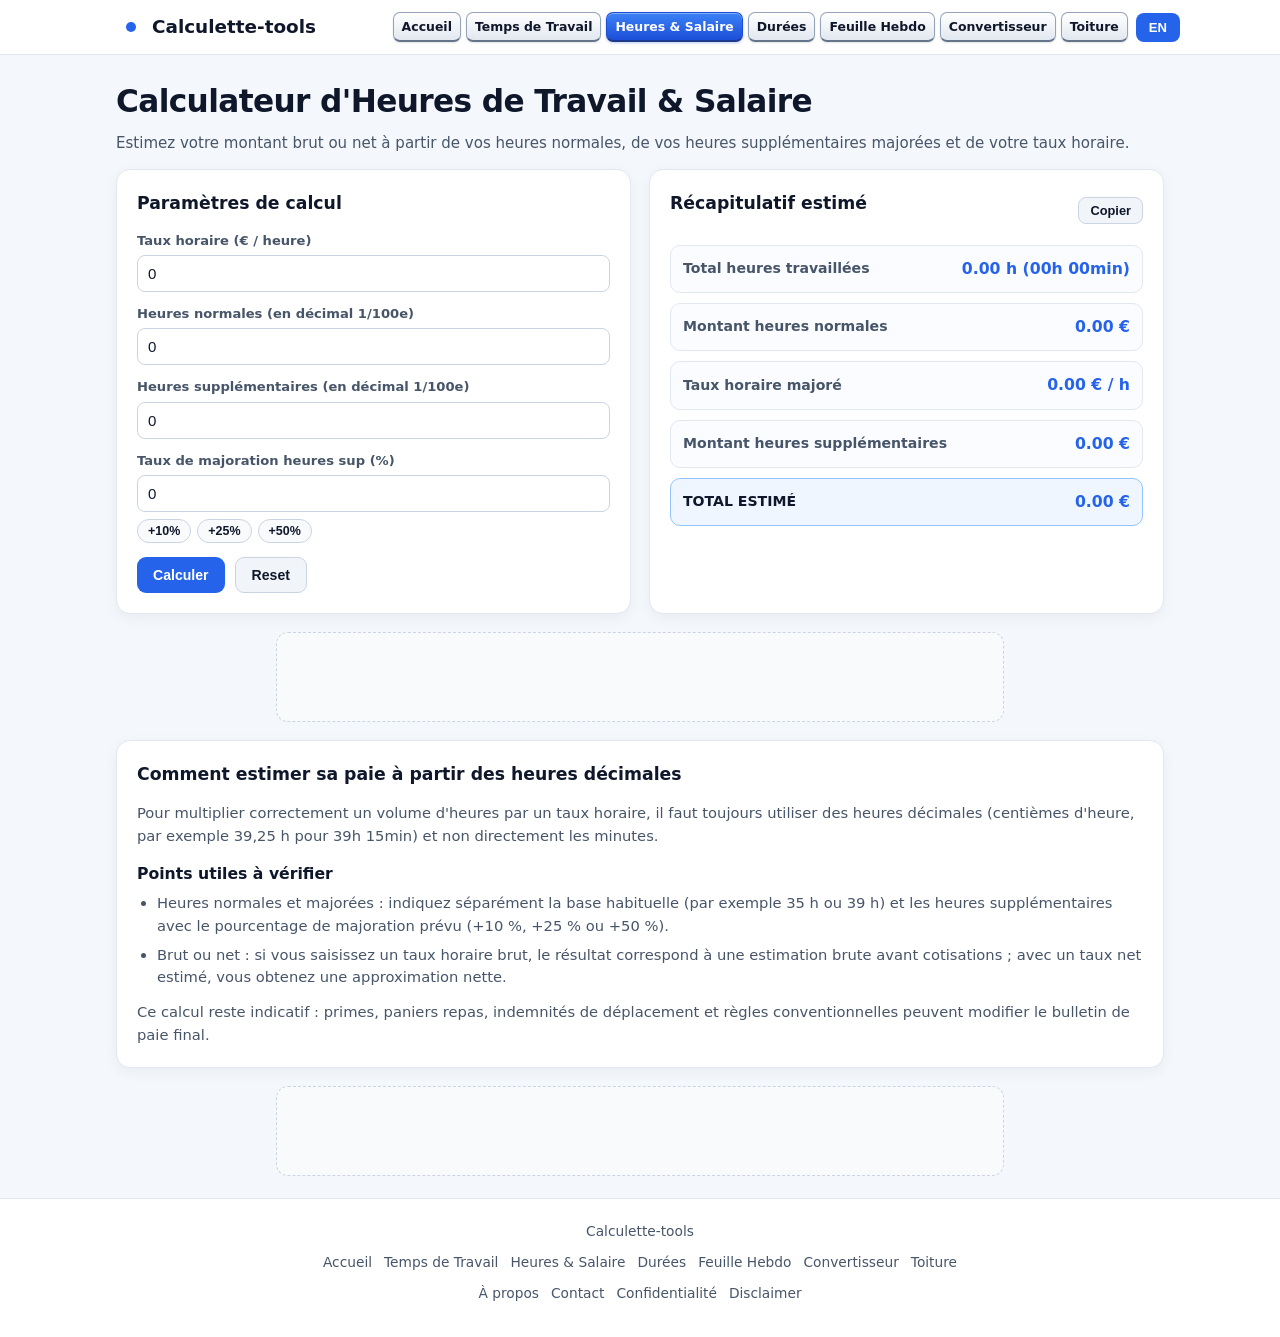
<file: working-hour-calculator.html>
<!DOCTYPE html>
<html lang="fr">
<head>
<meta charset="UTF-8">
<meta name="viewport" content="width=device-width, initial-scale=1.0">
<title>Calculateur d'Heures et Salaire | Calculette-tools</title>
<meta name="description" content="Calculez votre rémunération à partir de vos heures travaillées, de votre taux horaire et de vos heures supplémentaires majorées.">
<link rel="canonical" href="https://calculette-tools.github.io/working-hour-calculator.html">
<script type="application/ld+json">
{
  "@context": "https://schema.org",
  "@type": "WebApplication",
  "name": "Calculateur Heures et Salaire",
  "url": "https://calculette-tools.github.io/working-hour-calculator.html",
  "applicationCategory": "UtilityApplication",
  "operatingSystem": "Any",
  "offers": {
    "@type": "Offer",
    "price": "0",
    "priceCurrency": "EUR"
  }
}
</script>
  <style>
  :root {
    --bg: #f4f7fb;
    --surface: #ffffff;
    --ink: #0f172a;
    --muted: #475569;
    --border: #e2e8f0;
    --primary: #2563eb;
    --primary-hover: #1d4ed8;
    --soft: #eff6ff;
    --radius: 14px;
    --shadow: 0 4px 14px rgba(15, 23, 42, 0.05);
  }
  *, *::before, *::after { box-sizing: border-box; }
  html, body {
    margin: 0;
    padding: 0;
    width: 100%;
    max-width: 100%;
    overflow-x: hidden;
    font-family: system-ui, -apple-system, "Segoe UI", Roboto, sans-serif;
    background: var(--bg);
    color: var(--ink);
    line-height: 1.55;
  }
  .container {
    width: 100%;
    max-width: 1080px;
    margin: 0 auto;
    padding: 0 16px;
  }

  /* Header */
  .site-header {
    width: 100%;
    background: var(--surface);
    border-bottom: 1px solid var(--border);
  }
  .nav-bar {
    display: flex;
    align-items: center;
    justify-content: space-between;
    flex-wrap: wrap;
    gap: 10px;
    padding: 12px 0;
  }
  .brand {
    font-weight: 800;
    font-size: 1.15rem;
    color: var(--ink);
    text-decoration: none;
    display: inline-flex;
    align-items: center;
    gap: 16px;
    margin-left: 26px;
    flex-shrink: 0;
    }
  .brand-dot {
    width: 10px;
    height: 10px;
    border-radius: 50%;
    background: var(--primary);
    display: inline-block;
  }
  .nav-right {
    display: flex;
    align-items: center;
    flex-wrap: wrap;
    gap: 8px;
    min-width: 0;
    max-width: 100%;
  }
  .nav-menu {
    display: flex;
    flex-wrap: wrap;
    gap: 5px;
    min-width: 0;
  }
  .nav-menu a {
    color: var(--ink);
    background: linear-gradient(180deg, #ffffff 0%, #e2e8f0 100%);
    border: 1px solid #94a3b8;
    border-bottom: 2px solid #64748b;
    text-decoration: none;
    font-size: 0.78rem;
    font-weight: 700;
    padding: 4px 8px;
    border-radius: 7px;
    white-space: nowrap;
    box-shadow: inset 0 1px 0 #ffffff, 0 1px 2px rgba(15, 23, 42, 0.12);
    transition: transform 0.1s ease, box-shadow 0.12s ease, background 0.12s ease;
  }
  .nav-menu a:hover {
    color: var(--primary);
    background: linear-gradient(180deg, #ffffff 0%, #dbeafe 100%);
    border-color: #3b82f6;
    border-bottom-color: #1d4ed8;
    transform: translateY(-1px);
  }
  .nav-menu a.active {
    color: #ffffff;
    background: linear-gradient(180deg, #3b82f6 0%, #1d4ed8 100%);
    border-color: #1d4ed8;
    border-bottom-color: #1e3a8a;
    box-shadow: inset 0 1px 0 rgba(255, 255, 255, 0.35), 0 1px 3px rgba(29, 78, 216, 0.3);
  }
  .lang-btn {
    background: var(--primary);
    color: #fff;
    border: none;
    padding: 7px 13px;
    border-radius: 8px;
    font-weight: 700;
    font-size: 0.82rem;
    cursor: pointer;
    flex-shrink: 0;
  }
  .lang-btn:hover { background: var(--primary-hover); }

  /* Page Head */
  .page-head { padding: 22px 0 14px; }
  .page-head h1 {
    margin: 0 0 6px;
    font-size: clamp(1.4rem, 3vw, 1.95rem);
    letter-spacing: -0.02em;
  }
  .page-head p { margin: 0; color: var(--muted); font-size: 0.94rem; }

  /* Split Grid */
  .split-grid {
    display: grid;
    grid-template-columns: minmax(0, 1fr) minmax(0, 1fr);
    gap: 18px;
    margin-bottom: 18px;
  }
  @media (max-width: 780px) {
    .split-grid { grid-template-columns: 1fr; }
  }

  /* Cards */
  .card {
    background: var(--surface);
    border: 1px solid var(--border);
    border-radius: var(--radius);
    padding: 20px;
    box-shadow: var(--shadow);
    margin-bottom: 18px;
    width: 100%;
    min-width: 0;
  }
  .split-grid .card { margin-bottom: 0; }
  .card-head {
    display: flex;
    align-items: center;
    justify-content: space-between;
    gap: 10px;
    flex-wrap: wrap;
    margin-bottom: 14px;
  }
  .card-head h2 { margin: 0; font-size: 1.08rem; }
  .card h2 {
    margin: 0 0 14px;
    font-size: 1.08rem;
  }
  .card h3 {
    margin: 14px 0 6px;
    font-size: 0.98rem;
  }
  .card p {
    margin: 0 0 10px;
    color: var(--muted);
    font-size: 0.92rem;
  }
  .guide-list {
    margin: 6px 0 12px;
    padding-left: 20px;
    color: var(--muted);
    font-size: 0.92rem;
  }
  .guide-list li { margin-bottom: 6px; }

  .field { margin-bottom: 12px; }
  .field label {
    display: block;
    font-size: 0.82rem;
    font-weight: 700;
    color: var(--muted);
    margin-bottom: 4px;
  }
  input[type="number"] {
    width: 100%;
    min-width: 0;
    padding: 9px 10px;
    border: 1px solid #cbd5e1;
    border-radius: 8px;
    font-size: 0.94rem;
    background: #fff;
    color: var(--ink);
  }
  input:focus {
    outline: none;
    border-color: var(--primary);
    box-shadow: 0 0 0 3px rgba(37, 99, 235, 0.12);
  }

  .presets {
    display: flex;
    flex-wrap: wrap;
    gap: 6px;
    margin-top: 7px;
  }
  .preset-btn {
    background: #f8fafc;
    border: 1px solid #cbd5e1;
    color: var(--ink);
    padding: 4px 10px;
    border-radius: 999px;
    font-size: 0.78rem;
    font-weight: 700;
    cursor: pointer;
  }
  .preset-btn:hover {
    background: var(--soft);
    border-color: #93c5fd;
    color: var(--primary);
  }

  .toolbar {
    display: flex;
    flex-wrap: wrap;
    gap: 10px;
    margin-top: 14px;
  }
  .btn {
    background: var(--primary);
    color: #fff;
    border: none;
    padding: 9px 16px;
    border-radius: 9px;
    font-weight: 600;
    font-size: 0.88rem;
    cursor: pointer;
  }
  .btn:hover { background: var(--primary-hover); }
  .btn-sec {
    background: #f1f5f9;
    color: var(--ink);
    border: 1px solid #cbd5e1;
    padding: 9px 16px;
    border-radius: 9px;
    font-weight: 600;
    font-size: 0.88rem;
    cursor: pointer;
  }
  .btn-sec:hover { background: #e2e8f0; }
  .btn-mini {
    background: #f1f5f9;
    color: var(--ink);
    border: 1px solid #cbd5e1;
    padding: 5px 11px;
    border-radius: 8px;
    font-weight: 600;
    font-size: 0.8rem;
    cursor: pointer;
  }
  .btn-mini:hover { background: #e2e8f0; }

  /* Result List */
  .res-row {
    display: flex;
    justify-content: space-between;
    align-items: center;
    gap: 10px;
    padding: 11px 12px;
    border: 1px solid var(--border);
    border-radius: 10px;
    background: #fafcff;
    margin-bottom: 10px;
  }
  .res-row.highlight {
    background: var(--soft);
    border-color: #93c5fd;
  }
  .res-row:last-child { margin-bottom: 0; }
  .res-label {
    font-size: 0.88rem;
    font-weight: 600;
    color: var(--muted);
  }
  .res-row.highlight .res-label {
    color: var(--ink);
    font-weight: 800;
  }
  .res-val {
    font-size: 0.98rem;
    font-weight: 800;
    color: var(--primary);
    text-align: right;
  }
  @media (max-width: 480px) {
    .res-row {
      flex-direction: column;
      align-items: flex-start;
      gap: 4px;
    }
    .res-val { text-align: left; }
  }

  /* Ad Space */
  .ad-slot {
    width: 100%;
    max-width: 728px;
    min-height: 90px;
    margin: 18px auto;
    padding: 10px;
    background: #f8fafc;
    border: 1px dashed #cbd5e1;
    border-radius: 12px;
    display: flex;
    align-items: center;
    justify-content: center;
    text-align: center;
  }

  /* Footer */
  .site-footer {
    width: 100%;
    border-top: 1px solid var(--border);
    background: var(--surface);
    padding: 22px 0 32px;
    text-align: center;
    font-size: 0.86rem;
    color: var(--muted);
    margin-top: 22px;
  }
  .footer-links {
    margin-top: 10px;
    display: flex;
    flex-wrap: wrap;
    justify-content: center;
    gap: 12px;
  }
  .footer-links a {
    color: var(--muted);
    text-decoration: none;
    font-weight: 500;
  }
  .footer-links a:hover { color: var(--primary); }
</style>
</head>
<body>

<header class="site-header">
  <div class="container nav-bar">
    <a href="index.html" class="brand"><span class="brand-dot"></span>Calculette-tools</a>
    <div class="nav-right">
      <nav class="nav-menu">
        <a href="index.html" data-t="navHome">Accueil</a>
        <a href="working-time-calculator.html" data-t="navWt">Temps de Travail</a>
        <a href="working-hour-calculator.html" class="active" data-t="navWh">Heures &amp; Salaire</a>
        <a href="time-calculator.html" data-t="navTc">Durées</a>
        <a href="feuille-hebdo.html" data-t="navFh">Feuille Hebdo</a>
        <a href="convertisseur.html" data-t="navCv">Convertisseur</a>
        <a href="toiture-croupe.html" data-t="navTo">Toiture</a>
      </nav>
      <button type="button" id="langBtn" class="lang-btn" onclick="toggleLang()">EN</button>
    </div>
  </div>
</header>

<main class="container">
  <div class="page-head">
    <h1 data-t="pageTitle">Calculateur d'Heures de Travail &amp; Salaire</h1>
    <p data-t="pageSub">Estimez votre montant brut ou net à partir de vos heures normales, de vos heures supplémentaires majorées et de votre taux horaire.</p>
  </div>

  <div class="split-grid">
    <!-- Left: Inputs -->
    <div class="card">
      <h2 data-t="secInputs">Paramètres de calcul</h2>

      <div class="field">
        <label for="inRate" data-t="lblRate">Taux horaire (€ / heure)</label>
        <input type="number" id="inRate" step="0.01" min="0" value="0" oninput="clampNonNeg(this); calcPay()">
      </div>

      <div class="field">
        <label for="inRegHours" data-t="lblRegHours">Heures normales (en décimal 1/100e)</label>
        <input type="number" id="inRegHours" step="0.01" min="0" value="0" oninput="clampNonNeg(this); calcPay()">
      </div>

      <div class="field">
        <label for="inOtHours" data-t="lblOtHours">Heures supplémentaires (en décimal 1/100e)</label>
        <input type="number" id="inOtHours" step="0.01" min="0" value="0" oninput="clampNonNeg(this); calcPay()">
      </div>

      <div class="field">
        <label for="inOtPct" data-t="lblOtPct">Taux de majoration heures sup (%)</label>
        <input type="number" id="inOtPct" step="1" min="0" value="0" oninput="clampNonNeg(this); calcPay()">
        <div class="presets" aria-label="Majorations rapides">
          <button type="button" class="preset-btn" onclick="setOtPct(10)">+10%</button>
          <button type="button" class="preset-btn" onclick="setOtPct(25)">+25%</button>
          <button type="button" class="preset-btn" onclick="setOtPct(50)">+50%</button>
        </div>
      </div>

      <div class="toolbar">
        <button type="button" class="btn" onclick="calcPay()" data-t="btnCalc">Calculer</button>
        <button type="button" class="btn-sec" onclick="resetPay()" data-t="btnReset">Reset</button>
      </div>
    </div>

    <!-- Right: Results -->
    <div class="card">
      <div class="card-head">
        <h2 data-t="secResults">Récapitulatif estimé</h2>
        <button type="button" class="btn-mini" id="copyBtn" onclick="copySummary()" data-t="btnCopy">Copier</button>
      </div>

      <div class="res-row">
        <span class="res-label" data-t="rTotalHours">Total heures travaillées</span>
        <span class="res-val" id="outTotalHours">0.00 h (00h 00min)</span>
      </div>
      <div class="res-row">
        <span class="res-label" data-t="rBasePay">Montant heures normales</span>
        <span class="res-val" id="outBasePay">0.00 €</span>
      </div>
      <div class="res-row">
        <span class="res-label" data-t="rOtRate">Taux horaire majoré</span>
        <span class="res-val" id="outOtRate">0.00 € / h</span>
      </div>
      <div class="res-row">
        <span class="res-label" data-t="rOtPay">Montant heures supplémentaires</span>
        <span class="res-val" id="outOtPay">0.00 €</span>
      </div>
      <div class="res-row highlight">
        <span class="res-label" data-t="rGrandTotal">TOTAL ESTIMÉ</span>
        <span class="res-val" id="outGrandTotal">0.00 €</span>
      </div>
    </div>
  </div>

  <!-- Ad Space 1 -->
  <div class="ad-slot" id="adSlotTop" aria-label="Advertisement space"></div>

  <!-- Practical Guide -->
  <section class="card">
    <h2 data-t="guideTitle">Comment estimer sa paie à partir des heures décimales</h2>
    <p data-t="guideIntro">Pour multiplier correctement un volume d'heures par un taux horaire, il faut toujours utiliser des heures décimales (centièmes d'heure, par exemple 39,25 h pour 39h 15min) et non directement les minutes.</p>

    <h3 data-t="guideSub1">Points utiles à vérifier</h3>
    <ul class="guide-list">
      <li data-t="guideLi1"><strong>Heures normales et majorées :</strong> indiquez séparément la base habituelle (par exemple 35 h ou 39 h) et les heures supplémentaires avec le pourcentage de majoration prévu (+10 %, +25 % ou +50 %).</li>
      <li data-t="guideLi2"><strong>Brut ou net :</strong> si vous saisissez un taux horaire brut, le résultat correspond à une estimation brute avant cotisations ; avec un taux net estimé, vous obtenez une approximation nette.</li>
    </ul>

    <p style="margin-bottom:0;" data-t="guideP2">Ce calcul reste indicatif : primes, paniers repas, indemnités de déplacement et règles conventionnelles peuvent modifier le bulletin de paie final.</p>
  </section>

  <!-- Ad Space 2 -->
  <div class="ad-slot" id="adSlotBottom" aria-label="Advertisement space"></div>
</main>

<footer class="site-footer">
  <div class="container">
    <div>Calculette-tools</div>
    <div class="footer-links">
      <a href="index.html" data-t="navHome">Accueil</a>
      <a href="working-time-calculator.html" data-t="navWt">Temps de Travail</a>
      <a href="working-hour-calculator.html" class="active" data-t="navWh">Heures &amp; Salaire</a>
      <a href="time-calculator.html" data-t="navTc">Durées</a>
      <a href="feuille-hebdo.html" data-t="navFh">Feuille Hebdo</a>
      <a href="convertisseur.html" data-t="navCv">Convertisseur</a>
      <a href="toiture-croupe.html" data-t="navTo">Toiture</a>
    </div>
    <div class="footer-links">
      <a href="about.html" data-t="navAbout">À propos</a>
      <a href="contact.html" data-t="navContact">Contact</a>
      <a href="privacy.html" data-t="navPrivacy">Confidentialité</a>
      <a href="terms.html" data-t="navDisclaimer">Disclaimer</a>
    </div>
  </div>
</footer>

<script>
  const LANG_KEY = "calculette_lang_v1";
  let lang = "fr";

  const dict = {
    fr: {
      btn: "EN",
      navHome: "Accueil", navWt: "Temps de Travail", navWh: "Heures & Salaire",
      navTc: "Durées", navFh: "Feuille Hebdo", navCv: "Convertisseur", navTo: "Toiture",
      navAbout: "À propos", navContact: "Contact", navPrivacy: "Confidentialité", navDisclaimer: "Disclaimer",
      pageTitle: "Calculateur d'Heures de Travail & Salaire",
      pageSub: "Estimez votre montant brut ou net à partir de vos heures normales, de vos heures supplémentaires majorées et de votre taux horaire.",
      secInputs: "Paramètres de calcul",
      lblRate: "Taux horaire (€ / heure)",
      lblRegHours: "Heures normales (en décimal 1/100e)",
      lblOtHours: "Heures supplémentaires (en décimal 1/100e)",
      lblOtPct: "Taux de majoration heures sup (%)",
      btnCalc: "Calculer",
      btnReset: "Reset",
      secResults: "Récapitulatif estimé",
      btnCopy: "Copier",
      btnCopied: "Copié !",
      rTotalHours: "Total heures travaillées",
      rBasePay: "Montant heures normales",
      rOtRate: "Taux horaire majoré",
      rOtPay: "Montant heures supplémentaires",
      rGrandTotal: "TOTAL ESTIMÉ",
      guideTitle: "Comment estimer sa paie à partir des heures décimales",
      guideIntro: "Pour multiplier correctement un volume d'heures par un taux horaire, il faut toujours utiliser des heures décimales (centièmes d'heure, par exemple 39,25 h pour 39h 15min) et non directement les minutes.",
      guideSub1: "Points utiles à vérifier",
      guideLi1: "Heures normales et majorées : indiquez séparément la base habituelle (par exemple 35 h ou 39 h) et les heures supplémentaires avec le pourcentage de majoration prévu (+10 %, +25 % ou +50 %).",
      guideLi2: "Brut ou net : si vous saisissez un taux horaire brut, le résultat correspond à une estimation brute avant cotisations ; avec un taux net estimé, vous obtenez une approximation nette.",
      guideP2: "Ce calcul reste indicatif : primes, paniers repas, indemnités de déplacement et règles conventionnelles peuvent modifier le bulletin de paie final."
    },
    en: {
      btn: "FR",
      navHome: "Home", navWt: "Working Time", navWh: "Working Hours",
      navTc: "Time Calculator", navFh: "Weekly Timesheet", navCv: "Decimal Converter", navTo: "Hip Roof",
      navAbout: "About", navContact: "Contact", navPrivacy: "Privacy Policy", navDisclaimer: "Disclaimer",
      pageTitle: "Working Hours & Pay Calculator",
      pageSub: "Estimate gross or net earnings from regular hours, overtime multiplier, and hourly pay rate.",
      secInputs: "Pay Calculation Inputs",
      lblRate: "Hourly rate (€ / hour)",
      lblRegHours: "Regular hours (decimal 1/100e)",
      lblOtHours: "Overtime hours (decimal 1/100e)",
      lblOtPct: "Overtime bonus percentage (%)",
      btnCalc: "Calculate",
      btnReset: "Reset",
      secResults: "Estimated Summary",
      btnCopy: "Copy",
      btnCopied: "Copied!",
      rTotalHours: "Total hours worked",
      rBasePay: "Regular hours pay",
      rOtRate: "Overtime hourly rate",
      rOtPay: "Overtime pay",
      rGrandTotal: "ESTIMATED TOTAL",
      guideTitle: "How to Estimate Pay from Decimal Hours",
      guideIntro: "To multiply worked hours by an hourly rate accurately, always use decimal hundredths of an hour (for example 39.25 hrs for 39h 15min) rather than raw clock minutes.",
      guideSub1: "Helpful Points to Check",
      guideLi1: "Regular and overtime hours: enter standard hours (such as 35 hrs or 39 hrs) separately from overtime hours along with your overtime percentage (+10%, +25%, or +50%).",
      guideLi2: "Gross vs. net: entering a gross hourly rate produces a gross estimate before deductions; entering an estimated net rate gives a net approximation.",
      guideP2: "Treat this figure as an estimate: bonuses, meal allowances, travel stipends, and workplace agreements can affect the final payslip."
    }
  };

  function clampNonNeg(el) {
    const val = parseFloat(el.value);
    if (!Number.isNaN(val) && val < 0) el.value = "0";
  }

  function setOtPct(pct) {
    document.getElementById("inOtPct").value = String(pct);
    calcPay();
  }

  function decToHM(dec) {
    const mins = Math.round(dec * 60);
    const h = String(Math.floor(mins / 60)).padStart(2, "0");
    const m = String(mins % 60).padStart(2, "0");
    return `${h}h ${m}min`;
  }

  function calcPay() {
    const rate = Math.max(0, parseFloat(document.getElementById("inRate").value) || 0);
    const regH = Math.max(0, parseFloat(document.getElementById("inRegHours").value) || 0);
    const otH = Math.max(0, parseFloat(document.getElementById("inOtHours").value) || 0);
    const otPct = Math.max(0, parseFloat(document.getElementById("inOtPct").value) || 0);

    const totalH = regH + otH;
    const basePay = regH * rate;
    const otRate = rate * (1 + otPct / 100);
    const otPay = otH * otRate;
    const grandTotal = basePay + otPay;

    document.getElementById("outTotalHours").textContent = `${totalH.toFixed(2)} h (${decToHM(totalH)})`;
    document.getElementById("outBasePay").textContent = `${basePay.toFixed(2)} €`;
    document.getElementById("outOtRate").textContent = `${otRate.toFixed(2)} € / h`;
    document.getElementById("outOtPay").textContent = `${otPay.toFixed(2)} €`;
    document.getElementById("outGrandTotal").textContent = `${grandTotal.toFixed(2)} €`;
  }

  function resetPay() {
    document.getElementById("inRate").value = "0";
    document.getElementById("inRegHours").value = "0";
    document.getElementById("inOtHours").value = "0";
    document.getElementById("inOtPct").value = "0";
    calcPay();
  }

  function copySummary() {
    const d = dict[lang];
    const lines = [
      `${d.rTotalHours}: ${document.getElementById("outTotalHours").textContent}`,
      `${d.rBasePay}: ${document.getElementById("outBasePay").textContent}`,
      `${d.rOtRate}: ${document.getElementById("outOtRate").textContent}`,
      `${d.rOtPay}: ${document.getElementById("outOtPay").textContent}`,
      `${d.rGrandTotal}: ${document.getElementById("outGrandTotal").textContent}`
    ].join("\n");

    const btn = document.getElementById("copyBtn");
    const showCopied = () => {
      btn.textContent = d.btnCopied;
      setTimeout(() => { btn.textContent = d.btnCopy; }, 1600);
    };

    if (navigator.clipboard && navigator.clipboard.writeText) {
      navigator.clipboard.writeText(lines).then(showCopied).catch(() => {});
    }
  }

  function applyLang() {
    document.documentElement.lang = lang;
    const d = dict[lang];
    document.getElementById("langBtn").textContent = d.btn;
    document.querySelectorAll("[data-t]").forEach(el => {
      const k = el.getAttribute("data-t");
      if (d[k]) el.textContent = d[k];
    });
    calcPay();
  }

  function toggleLang() {
    lang = lang === "fr" ? "en" : "fr";
    try { localStorage.setItem(LANG_KEY, lang); } catch (e) {}
    applyLang();
  }

  try {
    if (localStorage.getItem(LANG_KEY) === "en") lang = "en";
  } catch (e) {}

  applyLang();
</script>

</body>
</html>
</file>
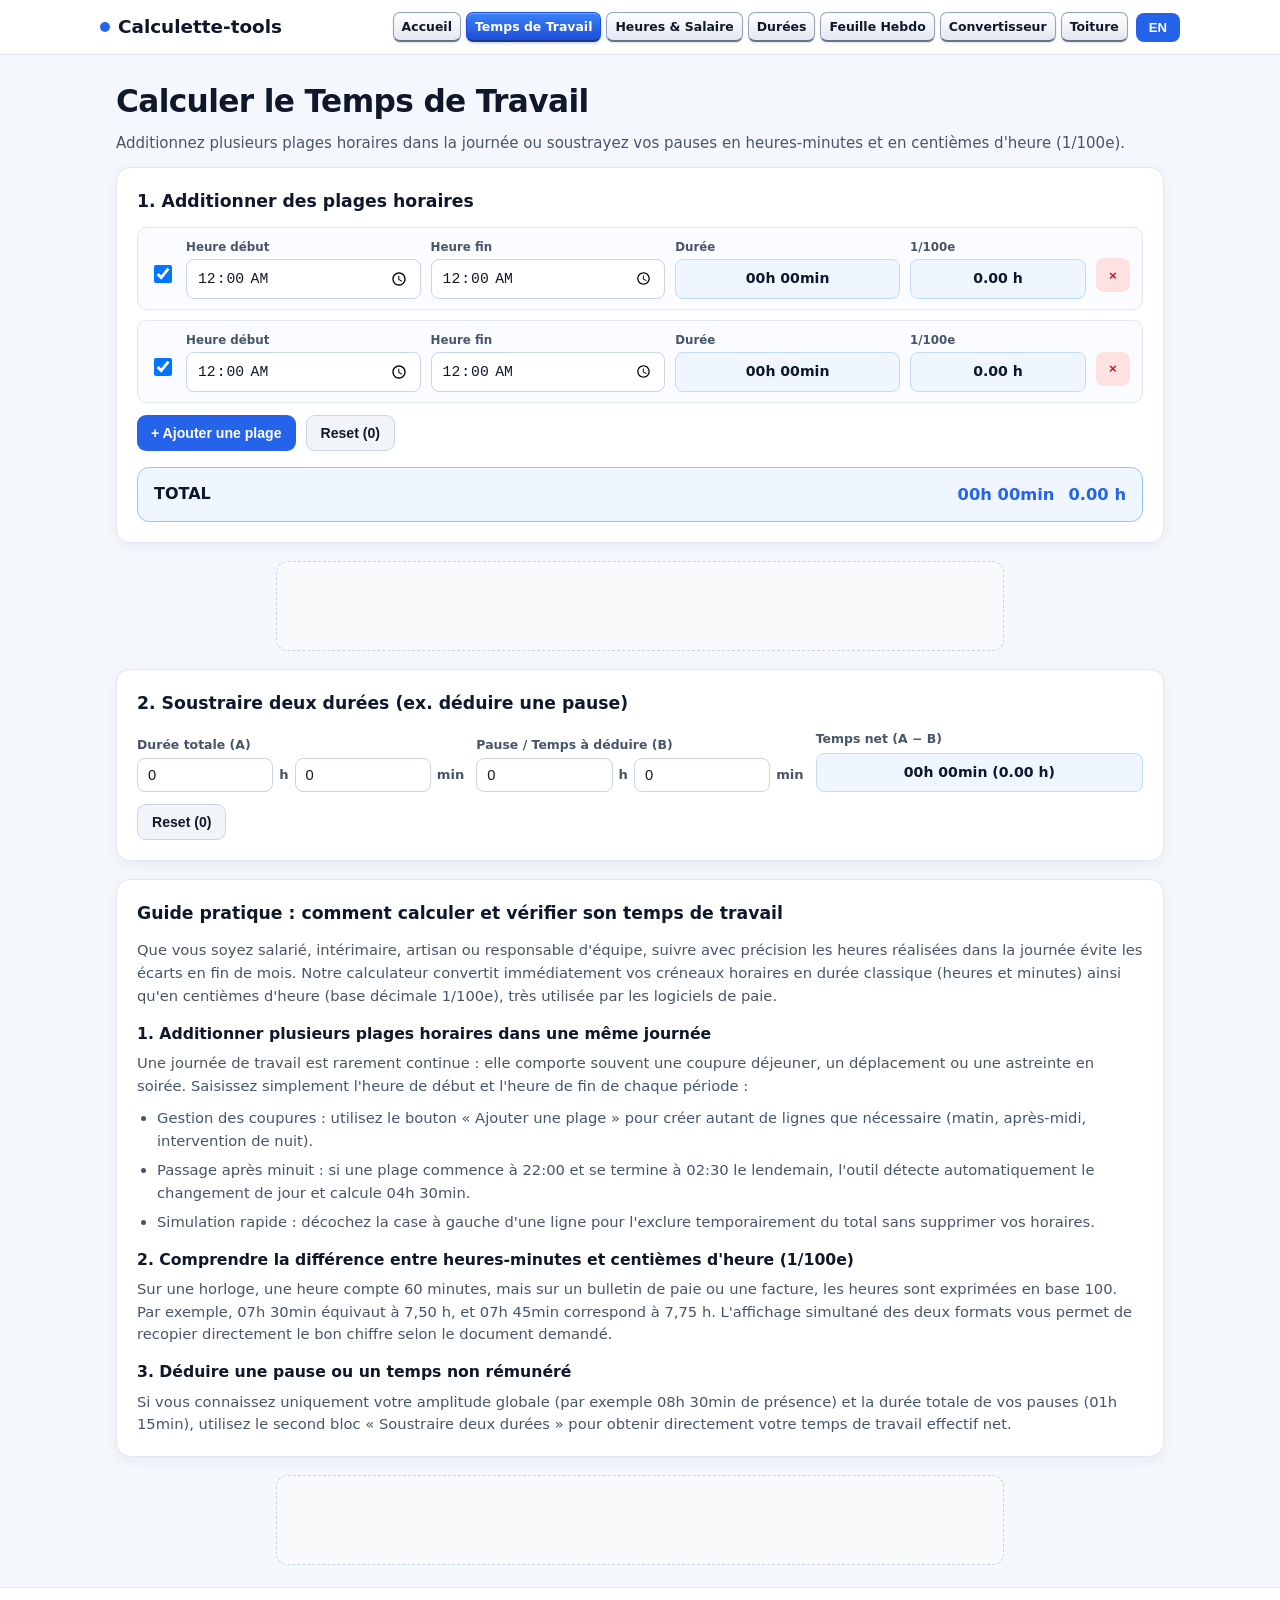
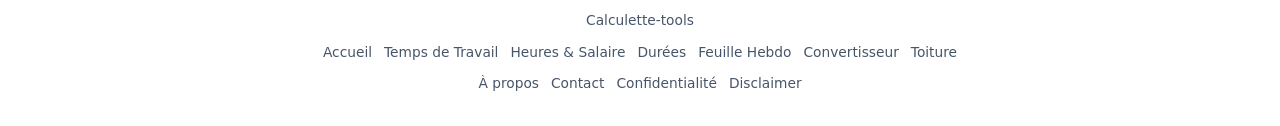
<file: working-time-calculator.html>
<!DOCTYPE html>
<html lang="fr">
<head>
<meta charset="UTF-8">
<meta name="viewport" content="width=device-width, initial-scale=1.0">
<title>Calculateur de Temps de Travail | Calculette-tools</title>
<meta name="description" content="Calculez votre temps de travail journalier en additionnant plusieurs plages horaires ou en soustrayant vos pauses en HH:MM et centièmes (1/100e).">
<link rel="canonical" href="https://calculette-tools.github.io/working-time-calculator.html">
<script>
  const LANG_KEY = "calculette_lang_v1";
  let lang = "fr";

  let slots = [
    { start: "00:00", end: "00:00", active: true },
    { start: "00:00", end: "00:00", active: true }
  ];

  const dict = {
    fr: {
      btn: "EN",
      navHome: "Accueil", navWt: "Temps de Travail", navWh: "Heures & Salaire",
      navTc: "Durées", navFh: "Feuille Hebdo", navCv: "Convertisseur", navTo: "Toiture",
      navAbout: "À propos", navContact: "Contact", navPrivacy: "Confidentialité", navDisclaimer: "Disclaimer",
      pageTitle: "Calculer le Temps de Travail",
      pageSub: "Additionnez plusieurs plages horaires dans la journée ou soustrayez vos pauses en heures-minutes et en centièmes d'heure (1/100e).",
      secAddTitle: "1. Additionner des plages horaires",
      lblStart: "Heure début", lblEnd: "Heure fin", lblDur: "Durée", lblDec: "1/100e",
      overnightBadge: "+1j",
      btnAddSlot: "+ Ajouter une plage", btnReset: "Reset (0)", lblTotal: "TOTAL",
      subExceedMsg: "La pause (B) dépasse la durée totale (A) : le temps net est ramené à 00h 00min.",
      secSubTitle: "2. Soustraire deux durées (ex. déduire une pause)",
      lblDurA: "Durée totale (A)", lblDurB: "Pause / Temps à déduire (B)", lblNetResult: "Temps net (A − B)",
      guideTitle: "Guide pratique : comment calculer et vérifier son temps de travail",
      guideIntro: "Que vous soyez salarié, intérimaire, artisan ou responsable d'équipe, suivre avec précision les heures réalisées dans la journée évite les écarts en fin de mois. Notre calculateur convertit immédiatement vos créneaux horaires en durée classique (heures et minutes) ainsi qu'en centièmes d'heure (base décimale 1/100e), très utilisée par les logiciels de paie.",
      guideSub1: "1. Additionner plusieurs plages horaires dans une même journée",
      guideP1: "Une journée de travail est rarement continue : elle comporte souvent une coupure déjeuner, un déplacement ou une astreinte en soirée. Saisissez simplement l'heure de début et l'heure de fin de chaque période :",
      guideLi1: "Gestion des coupures : utilisez le bouton « Ajouter une plage » pour créer autant de lignes que nécessaire (matin, après-midi, intervention de nuit).",
      guideLi2: "Passage après minuit : si une plage commence à 22:00 et se termine à 02:30 le lendemain, l'outil détecte automatiquement le changement de jour et calcule 04h 30min.",
      guideLi3: "Simulation rapide : décochez la case à gauche d'une ligne pour l'exclure temporairement du total sans supprimer vos horaires.",
      guideSub2: "2. Comprendre la différence entre heures-minutes et centièmes d'heure (1/100e)",
      guideP2: "Sur une horloge, une heure compte 60 minutes, mais sur un bulletin de paie ou une facture, les heures sont exprimées en base 100. Par exemple, 07h 30min équivaut à 7,50 h, et 07h 45min correspond à 7,75 h. L'affichage simultané des deux formats vous permet de recopier directement le bon chiffre selon le document demandé.",
      guideSub3: "3. Déduire une pause ou un temps non rémunéré",
      guideP3: "Si vous connaissez uniquement votre amplitude globale (par exemple 08h 30min de présence) et la durée totale de vos pauses (01h 15min), utilisez le second bloc « Soustraire deux durées » pour obtenir directement votre temps de travail effectif net."
    },
    en: {
      btn: "FR",
      navHome: "Home", navWt: "Working Time", navWh: "Working Hours",
      navTc: "Time Calculator", navFh: "Weekly Timesheet", navCv: "Decimal Converter", navTo: "Hip Roof",
      navAbout: "About", navContact: "Contact", navPrivacy: "Privacy Policy", navDisclaimer: "Disclaimer",
      pageTitle: "Working Time Calculator",
      pageSub: "Add multiple daily shifts or subtract breaks in hours-minutes and hundredths of an hour (1/100e).",
      secAddTitle: "1. Add Time Slots",
      lblStart: "Start time", lblEnd: "End time", lblDur: "Duration", lblDec: "1/100e",
      overnightBadge: "+1d",
      btnAddSlot: "+ Add time slot", btnReset: "Reset (0)", lblTotal: "TOTAL",
      subExceedMsg: "Break (B) exceeds total duration (A): net time is clamped to 00h 00min.",
      secSubTitle: "2. Subtract Two Durations (e.g. deduct a break)",
      lblDurA: "Total duration (A)", lblDurB: "Break / Time to deduct (B)", lblNetResult: "Net time (A − B)",
      guideTitle: "Practical Guide: How to Calculate and Check Working Hours",
      guideIntro: "Whether you are an employee, contractor, tradesperson, or team lead, tracking daily work hours accurately prevents payroll discrepancies at the end of the month. This calculator converts time slots into standard clock hours (HH:MM) and decimal hundredths (1/100e).",
      guideSub1: "1. Adding Multiple Shifts in a Single Day",
      guideP1: "A workday often includes a lunch break, split shifts, or evening call-outs. Enter the start and end time for each block:",
      guideLi1: "Split shifts: click Add time slot to create as many rows as needed (morning, afternoon, or night shift).",
      guideLi2: "Overnight shifts: if a shift starts at 22:00 and ends at 02:30 the next day, the tool automatically handles midnight crossover and calculates 04h 30min.",
      guideLi3: "Quick what-if check: uncheck the box on the left of any row to exclude it from the total without deleting your numbers.",
      guideSub2: "2. Clock Hours vs. Hundredths of an Hour (1/100e)",
      guideP2: "Clocks use 60 minutes per hour, whereas payroll and invoicing systems use base-100 decimals. For example, 07h 30min equals 7.50 hrs, and 07h 45min equals 7.75 hrs. Seeing both side by side lets you copy the exact format needed.",
      guideSub3: "3. Deducting Unpaid Breaks",
      guideP3: "If you know your overall shift span (for instance 08h 30min on site) and total break time (01h 15min), use the Subtract Two Durations section to get your net working time."
    }
  };

  function calcSlotInfo(s) {
    if (!s.start || !s.end) return { mins: 0, overnight: false };
    const [sh, sm] = s.start.split(":").map(Number);
    const [eh, em] = s.end.split(":").map(Number);
    const startM = sh * 60 + sm;
    let endM = eh * 60 + em;
    const overnight = endM < startM;
    if (overnight) endM += 1440;
    return { mins: Math.max(0, endM - startM), overnight };
  }

  function fmtHM(mins) {
    const sign = mins < 0 ? "-" : "";
    const abs = Math.abs(Math.round(mins));
    const h = String(Math.floor(abs / 60)).padStart(2, "0");
    const m = String(abs % 60).padStart(2, "0");
    return `${sign}${h}h ${m}min`;
  }

  function renderSlots() {
    const d = dict[lang];
    const container = document.getElementById("slotsContainer");
    if (!container) return;
    container.innerHTML = "";
    let totalMins = 0;

    slots.forEach((s, idx) => {
      const { mins, overnight } = calcSlotInfo(s);
      if (s.active) totalMins += mins;

      const badge = overnight ? `<span class="overnight-tag">${d.overnightBadge}</span>` : "";
      const row = document.createElement("div");
      row.className = "slot-row" + (s.active ? "" : " disabled");
      row.innerHTML = `
        <input type="checkbox" class="slot-check" ${s.active ? "checked" : ""} onchange="toggleSlot(${idx}, this.checked)" aria-label="Activer">
        <div class="slot-field">
          <label>${d.lblStart}</label>
          <input type="time" value="${s.start}" oninput="updateSlot(${idx}, 'start', this.value)">
        </div>
        <div class="slot-field">
          <label>${d.lblEnd}</label>
          <input type="time" value="${s.end}" oninput="updateSlot(${idx}, 'end', this.value)">
        </div>
        <div class="slot-field">
          <label>${d.lblDur}</label>
          <div class="out-pill">${fmtHM(mins)}${badge}</div>
        </div>
        <div class="slot-field">
          <label>${d.lblDec}</label>
          <div class="out-pill">${(mins / 60).toFixed(2)} h</div>
        </div>
        <button type="button" class="del-btn" ${slots.length <= 1 ? "disabled" : ""} onclick="removeSlot(${idx})" title="Supprimer">×</button>
      `;
      container.appendChild(row);
    });

    const totalHM = document.getElementById("totalHM");
    const totalDec = document.getElementById("totalDec");
    if (totalHM) totalHM.textContent = fmtHM(totalMins);
    if (totalDec) totalDec.textContent = `${(totalMins / 60).toFixed(2)} h`;
  }

  function updateSlot(idx, key, val) {
    slots[idx][key] = val;
    renderSlots();
  }

  function toggleSlot(idx, checked) {
    slots[idx].active = checked;
    renderSlots();
  }

  function addSlot() {
    slots.push({ start: "00:00", end: "00:00", active: true });
    renderSlots();
  }

  function removeSlot(idx) {
    if (slots.length > 1) {
      slots.splice(idx, 1);
      renderSlots();
    }
  }

  function resetSlots() {
    slots = [
      { start: "00:00", end: "00:00", active: true },
      { start: "00:00", end: "00:00", active: true }
    ];
    renderSlots();
  }

  function calcSub() {
    const d = dict[lang];
    const elAh = document.getElementById("subAh");
    const elAm = document.getElementById("subAm");
    const elBh = document.getElementById("subBh");
    const elBm = document.getElementById("subBm");
    const out = document.getElementById("subOut");
    const notice = document.getElementById("subNotice");
    if (!elAh || !elAm || !elBh || !elBm || !out) return;

    const ah = Math.max(0, Math.floor(parseFloat(elAh.value) || 0));
    const am = Math.min(59, Math.max(0, Math.floor(parseFloat(elAm.value) || 0)));
    const bh = Math.max(0, Math.floor(parseFloat(elBh.value) || 0));
    const bm = Math.min(59, Math.max(0, Math.floor(parseFloat(elBm.value) || 0)));

    const totalA = ah * 60 + am;
    const totalB = bh * 60 + bm;
    const rawDiff = totalA - totalB;

    if (rawDiff < 0) {
      if (notice) {
        notice.textContent = d.subExceedMsg;
        notice.style.display = "block";
      }
      out.textContent = "00h 00min (0.00 h)";
      return;
    }

    if (notice) notice.style.display = "none";
    out.textContent = `${fmtHM(rawDiff)} (${(rawDiff / 60).toFixed(2)} h)`;
  }

  function resetSub() {
    const elAh = document.getElementById("subAh");
    const elAm = document.getElementById("subAm");
    const elBh = document.getElementById("subBh");
    const elBm = document.getElementById("subBm");
    if (elAh) elAh.value = "0";
    if (elAm) elAm.value = "0";
    if (elBh) elBh.value = "0";
    if (elBm) elBm.value = "0";
    calcSub();
  }

  function applyLang() {
    document.documentElement.lang = lang;
    const d = dict[lang] || dict.fr;
    const btn = document.getElementById("langBtn");
    if (btn) btn.textContent = d.btn;
    document.querySelectorAll("[data-t]").forEach(el => {
      const k = el.getAttribute("data-t");
      if (d[k]) el.textContent = d[k];
    });
    renderSlots();
    calcSub();
  }

  function toggleLang() {
    lang = lang === "fr" ? "en" : "fr";
    try { localStorage.setItem(LANG_KEY, lang); } catch (e) {}
    applyLang();
  }

  document.addEventListener("DOMContentLoaded", function () {
    try {
      const saved = localStorage.getItem(LANG_KEY);
      if (saved === "en" || saved === "fr") lang = saved;
    } catch (e) {}
    applyLang();
  });

  try {
    const saved = localStorage.getItem(LANG_KEY);
    if (saved === "en" || saved === "fr") lang = saved;
  } catch (e) {}
  applyLang();
</script>
  <style>
  :root {
    --bg: #f4f7fb;
    --surface: #ffffff;
    --ink: #0f172a;
    --muted: #475569;
    --border: #e2e8f0;
    --primary: #2563eb;
    --primary-hover: #1d4ed8;
    --soft: #eff6ff;
    --warn-bg: #fffbeb;
    --warn-border: #fde68a;
    --warn-ink: #92400e;
    --radius: 14px;
    --shadow: 0 4px 14px rgba(15, 23, 42, 0.05);
  }
  *, *::before, *::after { box-sizing: border-box; }
  html, body {
    margin: 0;
    padding: 0;
    width: 100%;
    max-width: 100%;
    overflow-x: hidden;
    font-family: system-ui, -apple-system, "Segoe UI", Roboto, sans-serif;
    background: var(--bg);
    color: var(--ink);
    line-height: 1.55;
  }
  .container {
    width: 100%;
    max-width: 1080px;
    margin: 0 auto;
    padding: 0 16px;
  }

  /* Header */
  .site-header {
    width: 100%;
    background: var(--surface);
    border-bottom: 1px solid var(--border);
  }
  .nav-bar {
    display: flex;
    align-items: center;
    justify-content: space-between;
    flex-wrap: wrap;
    gap: 10px;
    padding: 12px 0;
  }
  .brand {
    font-weight: 800;
    font-size: 1.15rem;
    color: var(--ink);
    text-decoration: none;
    display: inline-flex;
    align-items: center;
    gap: 8px;
    flex-shrink: 0;
  }
  .brand-dot {
    width: 10px;
    height: 10px;
    border-radius: 50%;
    background: var(--primary);
    display: inline-block;
  }
  .nav-right {
    display: flex;
    align-items: center;
    flex-wrap: wrap;
    gap: 8px;
    min-width: 0;
    max-width: 100%;
  }
  .nav-menu {
    display: flex;
    flex-wrap: wrap;
    gap: 5px;
    min-width: 0;
  }
  .nav-menu a {
    color: var(--ink);
    background: linear-gradient(180deg, #ffffff 0%, #e2e8f0 100%);
    border: 1px solid #94a3b8;
    border-bottom: 2px solid #64748b;
    text-decoration: none;
    font-size: 0.78rem;
    font-weight: 700;
    padding: 4px 8px;
    border-radius: 7px;
    white-space: nowrap;
    box-shadow: inset 0 1px 0 #ffffff, 0 1px 2px rgba(15, 23, 42, 0.12);
    transition: transform 0.1s ease, box-shadow 0.12s ease, background 0.12s ease;
  }
  .nav-menu a:hover {
    color: var(--primary);
    background: linear-gradient(180deg, #ffffff 0%, #dbeafe 100%);
    border-color: #3b82f6;
    border-bottom-color: #1d4ed8;
    transform: translateY(-1px);
  }
  .nav-menu a.active {
    color: #ffffff;
    background: linear-gradient(180deg, #3b82f6 0%, #1d4ed8 100%);
    border-color: #1d4ed8;
    border-bottom-color: #1e3a8a;
    box-shadow: inset 0 1px 0 rgba(255, 255, 255, 0.35), 0 1px 3px rgba(29, 78, 216, 0.3);
  }
  .lang-btn {
    background: var(--primary);
    color: #fff;
    border: none;
    padding: 7px 13px;
    border-radius: 8px;
    font-weight: 700;
    font-size: 0.82rem;
    cursor: pointer;
    flex-shrink: 0;
  }
  .lang-btn:hover { background: var(--primary-hover); }

  /* Page Head */
  .page-head { padding: 22px 0 12px; }
  .page-head h1 {
    margin: 0 0 6px;
    font-size: clamp(1.4rem, 3vw, 1.95rem);
    letter-spacing: -0.02em;
  }
  .page-head p { margin: 0; color: var(--muted); font-size: 0.94rem; }

  /* Cards */
  .card {
    background: var(--surface);
    border: 1px solid var(--border);
    border-radius: var(--radius);
    padding: 20px;
    box-shadow: var(--shadow);
    margin-bottom: 18px;
    width: 100%;
    min-width: 0;
  }
  .card h2 {
    margin: 0 0 12px;
    font-size: 1.08rem;
  }
  .card h3 {
    margin: 14px 0 6px;
    font-size: 0.98rem;
  }
  .card p {
    margin: 0 0 10px;
    color: var(--muted);
    font-size: 0.92rem;
  }
  .guide-list {
    margin: 6px 0 12px;
    padding-left: 20px;
    color: var(--muted);
    font-size: 0.92rem;
  }
  .guide-list li { margin-bottom: 6px; }

  /* Dedicated Ad Space */
  .ad-slot {
    width: 100%;
    max-width: 728px;
    min-height: 90px;
    margin: 18px auto;
    padding: 10px;
    background: #f8fafc;
    border: 1px dashed #cbd5e1;
    border-radius: 12px;
    display: flex;
    align-items: center;
    justify-content: center;
    text-align: center;
  }

  /* Time Slot Row */
  .slot-row {
    display: grid;
    grid-template-columns: 28px minmax(0, 1.2fr) minmax(0, 1.2fr) minmax(0, 1.15fr) minmax(0, 0.9fr) 36px;
    gap: 10px;
    align-items: center;
    padding: 10px;
    border: 1px solid var(--border);
    border-radius: 10px;
    margin-bottom: 10px;
    background: #fafcff;
  }
  .slot-row.disabled { opacity: 0.55; }
  .slot-check {
    width: 18px;
    height: 18px;
    cursor: pointer;
    justify-self: center;
    margin-top: 14px;
  }
  @media (max-width: 760px) {
    .slot-row {
      grid-template-columns: 32px repeat(2, minmax(0, 1fr)) 36px;
      gap: 8px;
    }
    .slot-check { margin-top: 0; }
    .del-btn { margin-top: 0; }
  }
  .slot-field label {
    display: block;
    font-size: 0.74rem;
    font-weight: 600;
    color: var(--muted);
    margin-bottom: 3px;
  }
  input[type="time"], input[type="number"] {
    width: 100%;
    min-width: 0;
    padding: 8px 10px;
    border: 1px solid #cbd5e1;
    border-radius: 8px;
    font-size: 0.92rem;
    background: #fff;
    color: var(--ink);
  }
  input:focus {
    outline: none;
    border-color: var(--primary);
    box-shadow: 0 0 0 3px rgba(37, 99, 235, 0.12);
  }
  .out-pill {
    padding: 8px 10px;
    background: var(--soft);
    border: 1px solid #bfdbfe;
    border-radius: 8px;
    font-weight: 700;
    font-size: 0.88rem;
    text-align: center;
    white-space: nowrap;
  }
  .overnight-tag {
    display: inline-block;
    margin-left: 5px;
    padding: 1px 6px;
    border-radius: 999px;
    background: #dbeafe;
    color: #1e40af;
    font-size: 0.72rem;
    font-weight: 800;
    vertical-align: middle;
  }
  .del-btn {
    background: #fee2e2;
    color: #b91c1c;
    border: none;
    width: 34px;
    height: 34px;
    border-radius: 8px;
    font-weight: 700;
    cursor: pointer;
    margin-top: 14px;
  }
  .del-btn:hover:not(:disabled) { background: #fecaca; }
  .del-btn:disabled {
    opacity: 0.35;
    cursor: not-allowed;
  }

  /* Buttons & Total Bar */
  .toolbar {
    display: flex;
    flex-wrap: wrap;
    gap: 10px;
    margin: 12px 0 16px;
  }
  .btn {
    background: var(--primary);
    color: #fff;
    border: none;
    padding: 9px 14px;
    border-radius: 9px;
    font-weight: 600;
    font-size: 0.88rem;
    cursor: pointer;
  }
  .btn:hover { background: var(--primary-hover); }
  .btn-sec {
    background: #f1f5f9;
    color: var(--ink);
    border: 1px solid #cbd5e1;
    padding: 9px 14px;
    border-radius: 9px;
    font-weight: 600;
    font-size: 0.88rem;
    cursor: pointer;
  }
  .btn-sec:hover { background: #e2e8f0; }

  .total-bar {
    display: flex;
    flex-wrap: wrap;
    align-items: center;
    justify-content: space-between;
    gap: 12px;
    padding: 14px 16px;
    background: var(--soft);
    border: 1px solid #93c5fd;
    border-radius: 12px;
  }
  .total-label {
    font-size: 1rem;
    font-weight: 800;
    color: var(--ink);
  }
  .total-vals {
    display: flex;
    flex-wrap: wrap;
    gap: 14px;
    font-weight: 800;
    font-size: 1.02rem;
    color: var(--primary);
  }

  /* Subtract Grid */
  .sub-grid {
    display: grid;
    grid-template-columns: repeat(auto-fit, minmax(min(100%, 220px), 1fr));
    gap: 12px;
    align-items: end;
  }
  .hm-pair {
    display: flex;
    align-items: center;
    gap: 6px;
  }
  .hm-pair span {
    font-size: 0.82rem;
    font-weight: 600;
    color: var(--muted);
  }
  .notice-box {
    margin-top: 10px;
    padding: 9px 12px;
    border-radius: 9px;
    background: var(--warn-bg);
    border: 1px solid var(--warn-border);
    color: var(--warn-ink);
    font-size: 0.85rem;
    font-weight: 600;
    display: none;
  }

  /* Footer */
  .site-footer {
    width: 100%;
    border-top: 1px solid var(--border);
    background: var(--surface);
    padding: 22px 0 32px;
    text-align: center;
    font-size: 0.86rem;
    color: var(--muted);
    margin-top: 22px;
  }
  .footer-links {
    margin-top: 10px;
    display: flex;
    flex-wrap: wrap;
    justify-content: center;
    gap: 12px;
  }
  .footer-links a {
    color: var(--muted);
    text-decoration: none;
    font-weight: 500;
  }
  .footer-links a:hover { color: var(--primary); }
</style>
</head>
<body>

<header class="site-header">
  <div class="container nav-bar">
    <a href="index.html" class="brand"><span class="brand-dot"></span>Calculette-tools</a>
    <div class="nav-right">
      <nav class="nav-menu">
        <a href="index.html" data-t="navHome">Accueil</a>
        <a href="working-time-calculator.html" class="active" data-t="navWt">Temps de Travail</a>
        <a href="working-hour-calculator.html" data-t="navWh">Heures &amp; Salaire</a>
        <a href="time-calculator.html" data-t="navTc">Durées</a>
        <a href="feuille-hebdo.html" data-t="navFh">Feuille Hebdo</a>
        <a href="convertisseur.html" data-t="navCv">Convertisseur</a>
        <a href="toiture-croupe.html" data-t="navTo">Toiture</a>
      </nav>
      <button type="button" id="langBtn" class="lang-btn" onclick="toggleLang()">EN</button>
    </div>
  </div>
</header>

<main class="container">
  <div class="page-head">
    <h1 data-t="pageTitle">Calculer le Temps de Travail</h1>
    <p data-t="pageSub">Additionnez plusieurs plages horaires dans la journée ou soustrayez vos pauses en heures-minutes et en centièmes d'heure (1/100e).</p>
  </div>

  <!-- Tool 1: Daily Time Slots -->
  <div class="card">
    <h2 data-t="secAddTitle">1. Additionner des plages horaires</h2>
    <div id="slotsContainer"></div>

    <div class="toolbar">
      <button type="button" class="btn" onclick="addSlot()" data-t="btnAddSlot">+ Ajouter une plage</button>
      <button type="button" class="btn-sec" onclick="resetSlots()" data-t="btnReset">Reset (0)</button>
    </div>

    <div class="total-bar">
      <span class="total-label" data-t="lblTotal">TOTAL</span>
      <div class="total-vals">
        <span id="totalHM">00h 00min</span>
        <span id="totalDec">0.00 h</span>
      </div>
    </div>
  </div>

  <!-- Ad Space 1 -->
  <div class="ad-slot" id="adSlotTop" aria-label="Advertisement space"></div>

  <!-- Tool 2: Subtract Two Durations -->
  <div class="card">
    <h2 data-t="secSubTitle">2. Soustraire deux durées (ex. déduire une pause)</h2>
    <div class="sub-grid">
      <div>
        <label style="display:block;font-size:0.78rem;font-weight:600;color:var(--muted);margin-bottom:4px;" data-t="lblDurA">Durée totale (A)</label>
        <div class="hm-pair">
          <input type="number" id="subAh" min="0" value="0" oninput="calcSub()">
          <span>h</span>
          <input type="number" id="subAm" min="0" max="59" value="0" oninput="calcSub()">
          <span>min</span>
        </div>
      </div>

      <div>
        <label style="display:block;font-size:0.78rem;font-weight:600;color:var(--muted);margin-bottom:4px;" data-t="lblDurB">Pause / Temps à déduire (B)</label>
        <div class="hm-pair">
          <input type="number" id="subBh" min="0" value="0" oninput="calcSub()">
          <span>h</span>
          <input type="number" id="subBm" min="0" max="59" value="0" oninput="calcSub()">
          <span>min</span>
        </div>
      </div>

      <div>
        <label style="display:block;font-size:0.78rem;font-weight:600;color:var(--muted);margin-bottom:4px;" data-t="lblNetResult">Temps net (A − B)</label>
        <div class="out-pill" id="subOut">00h 00min (0.00 h)</div>
      </div>
    </div>

    <div id="subNotice" class="notice-box" role="status"></div>

    <div class="toolbar" style="margin-bottom:0;">
      <button type="button" class="btn-sec" onclick="resetSub()" data-t="btnReset">Reset (0)</button>
    </div>
  </div>

  <!-- Practical Guide -->
  <section class="card">
    <h2 data-t="guideTitle">Guide pratique : comment calculer et vérifier son temps de travail</h2>
    <p data-t="guideIntro">Que vous soyez salarié, intérimaire, artisan ou responsable d'équipe, suivre avec précision les heures réalisées dans la journée évite les écarts en fin de mois. Notre calculateur convertit immédiatement vos créneaux horaires en durée classique (heures et minutes) ainsi qu'en centièmes d'heure (base décimale 1/100e), très utilisée par les logiciels de paie.</p>

    <h3 data-t="guideSub1">1. Additionner plusieurs plages horaires dans une même journée</h3>
    <p data-t="guideP1">Une journée de travail est rarement continue : elle comporte souvent une coupure déjeuner, un déplacement ou une astreinte en soirée. Saisissez simplement l'heure de début et l'heure de fin de chaque période :</p>
    <ul class="guide-list">
      <li data-t="guideLi1">Gestion des coupures : utilisez le bouton « Ajouter une plage » pour créer autant de lignes que nécessaire (matin, après-midi, intervention de nuit).</li>
      <li data-t="guideLi2">Passage après minuit : si une plage commence à 22:00 et se termine à 02:30 le lendemain, l'outil détecte automatiquement le changement de jour et calcule 04h 30min.</li>
      <li data-t="guideLi3">Simulation rapide : décochez la case à gauche d'une ligne pour l'exclure temporairement du total sans supprimer vos horaires.</li>
    </ul>

    <h3 data-t="guideSub2">2. Comprendre la différence entre heures-minutes et centièmes d'heure (1/100e)</h3>
    <p data-t="guideP2">Sur une horloge, une heure compte 60 minutes, mais sur un bulletin de paie ou une facture, les heures sont exprimées en base 100. Par exemple, 07h 30min équivaut à 7,50 h, et 07h 45min correspond à 7,75 h. L'affichage simultané des deux formats vous permet de recopier directement le bon chiffre selon le document demandé.</p>

    <h3 data-t="guideSub3">3. Déduire une pause ou un temps non rémunéré</h3>
    <p style="margin-bottom:0;" data-t="guideP3">Si vous connaissez uniquement votre amplitude globale (par exemple 08h 30min de présence) et la durée totale de vos pauses (01h 15min), utilisez le second bloc « Soustraire deux durées » pour obtenir directement votre temps de travail effectif net.</p>
  </section>

  <!-- Ad Space 2 -->
  <div class="ad-slot" id="adSlotBottom" aria-label="Advertisement space"></div>
</main>

<footer class="site-footer">
  <div class="container">
    <div>Calculette-tools</div>
    <div class="footer-links">
      <a href="index.html" data-t="navHome">Accueil</a>
      <a href="working-time-calculator.html" class="active" data-t="navWt">Temps de Travail</a>
      <a href="working-hour-calculator.html" data-t="navWh">Heures &amp; Salaire</a>
      <a href="time-calculator.html" data-t="navTc">Durées</a>
      <a href="feuille-hebdo.html" data-t="navFh">Feuille Hebdo</a>
      <a href="convertisseur.html" data-t="navCv">Convertisseur</a>
      <a href="toiture-croupe.html" data-t="navTo">Toiture</a>
    </div>
    <div class="footer-links">
      <a href="about.html" data-t="navAbout">À propos</a>
      <a href="contact.html" data-t="navContact">Contact</a>
      <a href="privacy.html" data-t="navPrivacy">Confidentialité</a>
      <a href="terms.html" data-t="navDisclaimer">Disclaimer</a>
    </div>
  </div>
</footer>

<script>
  const LANG_KEY = "calculette_lang_v1";
  let lang = "fr";

  let slots = [
    { start: "00:00", end: "00:00", active: true },
    { start: "00:00", end: "00:00", active: true }
  ];

  const dict = {
    fr: {
      btn: "EN",
      navHome: "Accueil", navWt: "Temps de Travail", navWh: "Heures & Salaire",
      navTc: "Durées", navFh: "Feuille Hebdo", navCv: "Convertisseur", navTo: "Toiture",
      navAbout: "À propos", navContact: "Contact", navPrivacy: "Confidentialité", navDisclaimer: "Disclaimer",
      pageTitle: "Calculer le Temps de Travail",
      pageSub: "Additionnez plusieurs plages horaires dans la journée ou soustrayez vos pauses en heures-minutes et en centièmes d'heure (1/100e).",
      secAddTitle: "1. Additionner des plages horaires",
      lblStart: "Heure début", lblEnd: "Heure fin", lblDur: "Durée", lblDec: "1/100e",
      overnightBadge: "+1j",
      btnAddSlot: "+ Ajouter une plage", btnReset: "Reset (0)", lblTotal: "TOTAL",
      subExceedMsg: "La pause (B) dépasse la durée totale (A) : le temps net est ramené à 00h 00min.",
      secSubTitle: "2. Soustraire deux durées (ex. déduire une pause)",
      lblDurA: "Durée totale (A)", lblDurB: "Pause / Temps à déduire (B)", lblNetResult: "Temps net (A − B)",
      guideTitle: "Guide pratique : comment calculer et vérifier son temps de travail",
      guideIntro: "Que vous soyez salarié, intérimaire, artisan ou responsable d'équipe, suivre avec précision les heures réalisées dans la journée évite les écarts en fin de mois. Notre calculateur convertit immédiatement vos créneaux horaires en durée classique (heures et minutes) ainsi qu'en centièmes d'heure (base décimale 1/100e), très utilisée par les logiciels de paie.",
      guideSub1: "1. Additionner plusieurs plages horaires dans une même journée",
      guideP1: "Une journée de travail est rarement continue : elle comporte souvent une coupure déjeuner, un déplacement ou une astreinte en soirée. Saisissez simplement l'heure de début et l'heure de fin de chaque période :",
      guideLi1: "Gestion des coupures : utilisez le bouton « Ajouter une plage » pour créer autant de lignes que nécessaire (matin, après-midi, intervention de nuit).",
      guideLi2: "Passage après minuit : si une plage commence à 22:00 et se termine à 02:30 le lendemain, l'outil détecte automatiquement le changement de jour et calcule 04h 30min.",
      guideLi3: "Simulation rapide : décochez la case à gauche d'une ligne pour l'exclure temporairement du total sans supprimer vos horaires.",
      guideSub2: "2. Comprendre la différence entre heures-minutes et centièmes d'heure (1/100e)",
      guideP2: "Sur une horloge, une heure compte 60 minutes, mais sur un bulletin de paie ou une facture, les heures sont exprimées en base 100. Par exemple, 07h 30min équivaut à 7,50 h, et 07h 45min correspond à 7,75 h. L'affichage simultané des deux formats vous permet de recopier directement le bon chiffre selon le document demandé.",
      guideSub3: "3. Déduire une pause ou un temps non rémunéré",
      guideP3: "Si vous connaissez uniquement votre amplitude globale (par exemple 08h 30min de présence) et la durée totale de vos pauses (01h 15min), utilisez le second bloc « Soustraire deux durées » pour obtenir directement votre temps de travail effectif net."
    },
    en: {
      btn: "FR",
      navHome: "Home", navWt: "Working Time", navWh: "Working Hours",
      navTc: "Time Calculator", navFh: "Weekly Timesheet", navCv: "Decimal Converter", navTo: "Hip Roof",
      navAbout: "About", navContact: "Contact", navPrivacy: "Privacy Policy", navDisclaimer: "Disclaimer",
      pageTitle: "Working Time Calculator",
      pageSub: "Add multiple daily shifts or subtract breaks in hours-minutes and hundredths of an hour (1/100e).",
      secAddTitle: "1. Add Time Slots",
      lblStart: "Start time", lblEnd: "End time", lblDur: "Duration", lblDec: "1/100e",
      overnightBadge: "+1d",
      btnAddSlot: "+ Add time slot", btnReset: "Reset (0)", lblTotal: "TOTAL",
      subExceedMsg: "Break (B) exceeds total duration (A): net time is clamped to 00h 00min.",
      secSubTitle: "2. Subtract Two Durations (e.g. deduct a break)",
      lblDurA: "Total duration (A)", lblDurB: "Break / Time to deduct (B)", lblNetResult: "Net time (A − B)",
      guideTitle: "Practical Guide: How to Calculate and Check Working Hours",
      guideIntro: "Whether you are an employee, contractor, tradesperson, or team lead, tracking daily work hours accurately prevents payroll discrepancies at the end of the month. This calculator converts time slots into standard clock hours (HH:MM) and decimal hundredths (1/100e).",
      guideSub1: "1. Adding Multiple Shifts in a Single Day",
      guideP1: "A workday often includes a lunch break, split shifts, or evening call-outs. Enter the start and end time for each block:",
      guideLi1: "Split shifts: click Add time slot to create as many rows as needed (morning, afternoon, or night shift).",
      guideLi2: "Overnight shifts: if a shift starts at 22:00 and ends at 02:30 the next day, the tool automatically handles midnight crossover and calculates 04h 30min.",
      guideLi3: "Quick what-if check: uncheck the box on the left of any row to exclude it from the total without deleting your numbers.",
      guideSub2: "2. Clock Hours vs. Hundredths of an Hour (1/100e)",
      guideP2: "Clocks use 60 minutes per hour, whereas payroll and invoicing systems use base-100 decimals. For example, 07h 30min equals 7.50 hrs, and 07h 45min equals 7.75 hrs. Seeing both side by side lets you copy the exact format needed.",
      guideSub3: "3. Deducting Unpaid Breaks",
      guideP3: "If you know your overall shift span (for instance 08h 30min on site) and total break time (01h 15min), use the Subtract Two Durations section to get your net working time."
    }
  };

  function calcSlotInfo(s) {
    if (!s.start || !s.end) return { mins: 0, overnight: false };
    const [sh, sm] = s.start.split(":").map(Number);
    const [eh, em] = s.end.split(":").map(Number);
    const startM = sh * 60 + sm;
    let endM = eh * 60 + em;
    const overnight = endM < startM;
    if (overnight) endM += 1440;
    return { mins: Math.max(0, endM - startM), overnight };
  }

  function fmtHM(mins) {
    const sign = mins < 0 ? "-" : "";
    const abs = Math.abs(Math.round(mins));
    const h = String(Math.floor(abs / 60)).padStart(2, "0");
    const m = String(abs % 60).padStart(2, "0");
    return `${sign}${h}h ${m}min`;
  }

  function renderSlots() {
    const d = dict[lang];
    const container = document.getElementById("slotsContainer");
    container.innerHTML = "";
    let totalMins = 0;

    slots.forEach((s, idx) => {
      const { mins, overnight } = calcSlotInfo(s);
      if (s.active) totalMins += mins;

      const badge = overnight ? `<span class="overnight-tag">${d.overnightBadge}</span>` : "";
      const row = document.createElement("div");
      row.className = "slot-row" + (s.active ? "" : " disabled");
      row.innerHTML = `
        <input type="checkbox" class="slot-check" ${s.active ? "checked" : ""} onchange="toggleSlot(${idx}, this.checked)" aria-label="Activer">
        <div class="slot-field">
          <label>${d.lblStart}</label>
          <input type="time" value="${s.start}" oninput="updateSlot(${idx}, 'start', this.value)">
        </div>
        <div class="slot-field">
          <label>${d.lblEnd}</label>
          <input type="time" value="${s.end}" oninput="updateSlot(${idx}, 'end', this.value)">
        </div>
        <div class="slot-field">
          <label>${d.lblDur}</label>
          <div class="out-pill">${fmtHM(mins)}${badge}</div>
        </div>
        <div class="slot-field">
          <label>${d.lblDec}</label>
          <div class="out-pill">${(mins / 60).toFixed(2)} h</div>
        </div>
        <button type="button" class="del-btn" ${slots.length <= 1 ? "disabled" : ""} onclick="removeSlot(${idx})" title="Supprimer">×</button>
      `;
      container.appendChild(row);
    });

    document.getElementById("totalHM").textContent = fmtHM(totalMins);
    document.getElementById("totalDec").textContent = `${(totalMins / 60).toFixed(2)} h`;
  }

  function updateSlot(idx, key, val) {
    slots[idx][key] = val;
    renderSlots();
  }

  function toggleSlot(idx, checked) {
    slots[idx].active = checked;
    renderSlots();
  }

  function addSlot() {
    slots.push({ start: "00:00", end: "00:00", active: true });
    renderSlots();
  }

  function removeSlot(idx) {
    if (slots.length > 1) {
      slots.splice(idx, 1);
      renderSlots();
    }
  }

  function resetSlots() {
    slots = [
      { start: "00:00", end: "00:00", active: true },
      { start: "00:00", end: "00:00", active: true }
    ];
    renderSlots();
  }

  function calcSub() {
    const d = dict[lang];
    const ah = Math.max(0, Math.floor(parseFloat(document.getElementById("subAh").value) || 0));
    const am = Math.min(59, Math.max(
</file>
